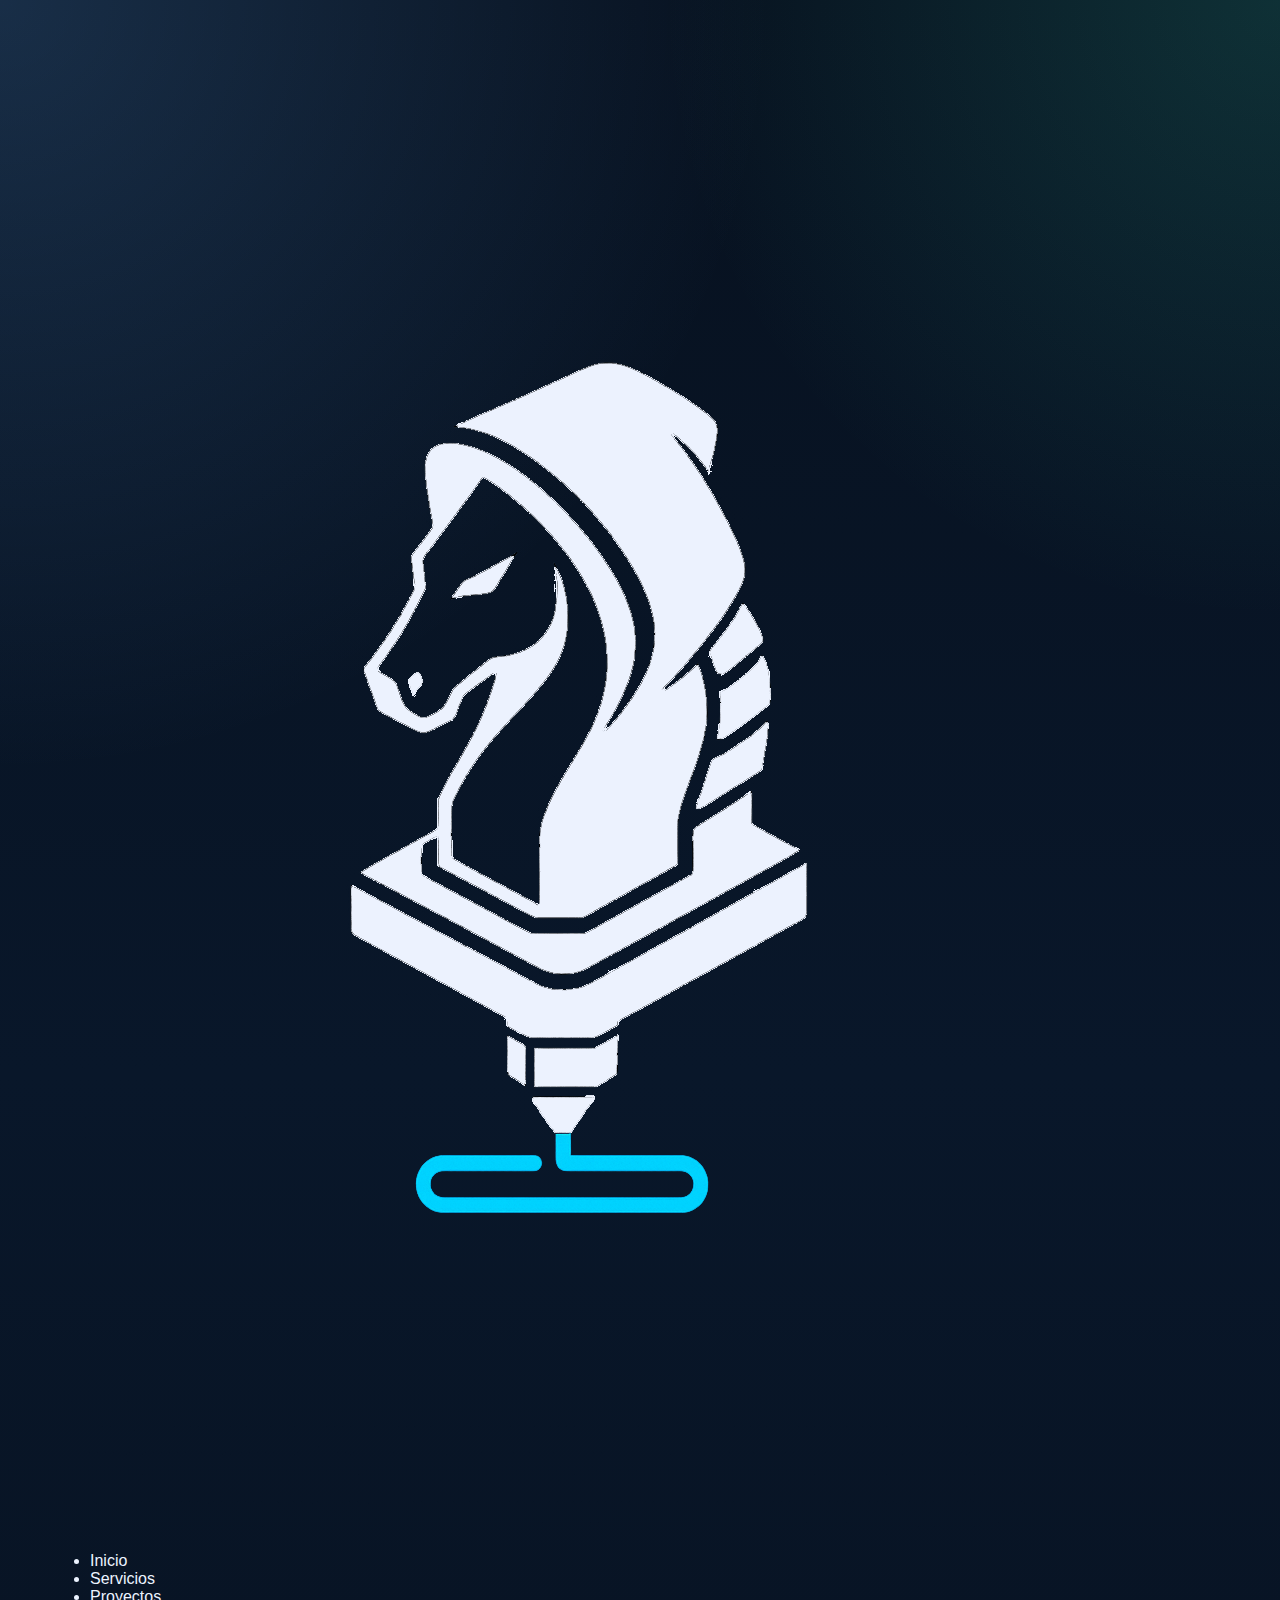
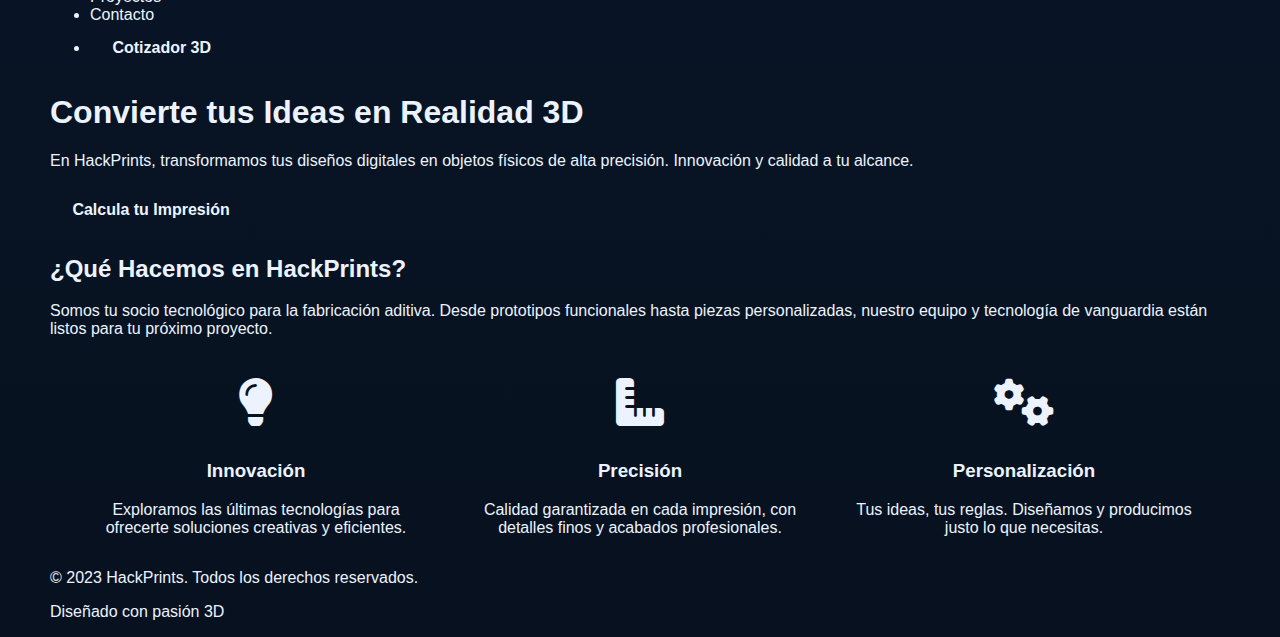
<file: index.html>
<!DOCTYPE html>
<html lang="es">
<head>
    <meta charset="UTF-8">
    <meta name="viewport" content="width=device-width, initial-scale=1.0">
    <title>HackPrints - Impresión 3D Innovadora</title>
    <link rel="stylesheet" href="assets/css/styles.css">
    <link rel="stylesheet" href="https://cdnjs.cloudflare.com/ajax/libs/font-awesome/6.0.0-beta3/css/all.min.css">
</head>
<body>
    <header>
        <div class="container navbar">
            <a href="index.html" class="logo">
                <img src="assets/img/logo.png" alt="HackPrints Logo"> 
            </a>
            <nav>
                <ul class="nav-links">
                    <li><a href="index.html">Inicio</a></li>
                    <li><a href="services.html">Servicios</a></li>
                    <li><a href="projects.html">Proyectos</a></li>
                    <li><a href="contact.html">Contacto</a></li>
                    <li><a href="quote.html" class="btn">Cotizador 3D</a></li>
                </ul>
            </nav>
        </div>
    </header>

    <section class="hero fade-in">
        <div class="container">
            <h1>Convierte tus Ideas en Realidad 3D</h1>
            <p>En HackPrints, transformamos tus diseños digitales en objetos físicos de alta precisión. Innovación y calidad a tu alcance.</p>
            <a href="quote.html" class="btn">Calcula tu Impresión</a>
        </div>
    </section>

    <section class="container fade-in">
        <h2>¿Qué Hacemos en HackPrints?</h2>
        <p>Somos tu socio tecnológico para la fabricación aditiva. Desde prototipos funcionales hasta piezas personalizadas, nuestro equipo y tecnología de vanguardia están listos para tu próximo proyecto.</p>
        <div style="display: flex; justify-content: center; gap: 30px; margin-top: 40px;">
            <div style="width: 30%; text-align: center;">
                <i class="fas fa-lightbulb" style="font-size: 3em; color: var(--primary-green); margin-bottom: 15px;"></i>
                <h3>Innovación</h3>
                <p>Exploramos las últimas tecnologías para ofrecerte soluciones creativas y eficientes.</p>
            </div>
            <div style="width: 30%; text-align: center;">
                <i class="fas fa-ruler-combined" style="font-size: 3em; color: var(--primary-orange); margin-bottom: 15px;"></i>
                <h3>Precisión</h3>
                <p>Calidad garantizada en cada impresión, con detalles finos y acabados profesionales.</p>
            </div>
            <div style="width: 30%; text-align: center;">
                <i class="fas fa-cogs" style="font-size: 3em; color: var(--primary-blue); margin-bottom: 15px;"></i>
                <h3>Personalización</h3>
                <p>Tus ideas, tus reglas. Diseñamos y producimos justo lo que necesitas.</p>
            </div>
        </div>
    </section>

    <footer>
        <div class="container">
            <p>&copy; 2023 HackPrints. Todos los derechos reservados.</p>
            <p>Diseñado con <a href="#">pasión 3D</a></p>
        </div>
    </footer>

    <script src="assets/js/main.js"></script>
</body>
</html>
</file>
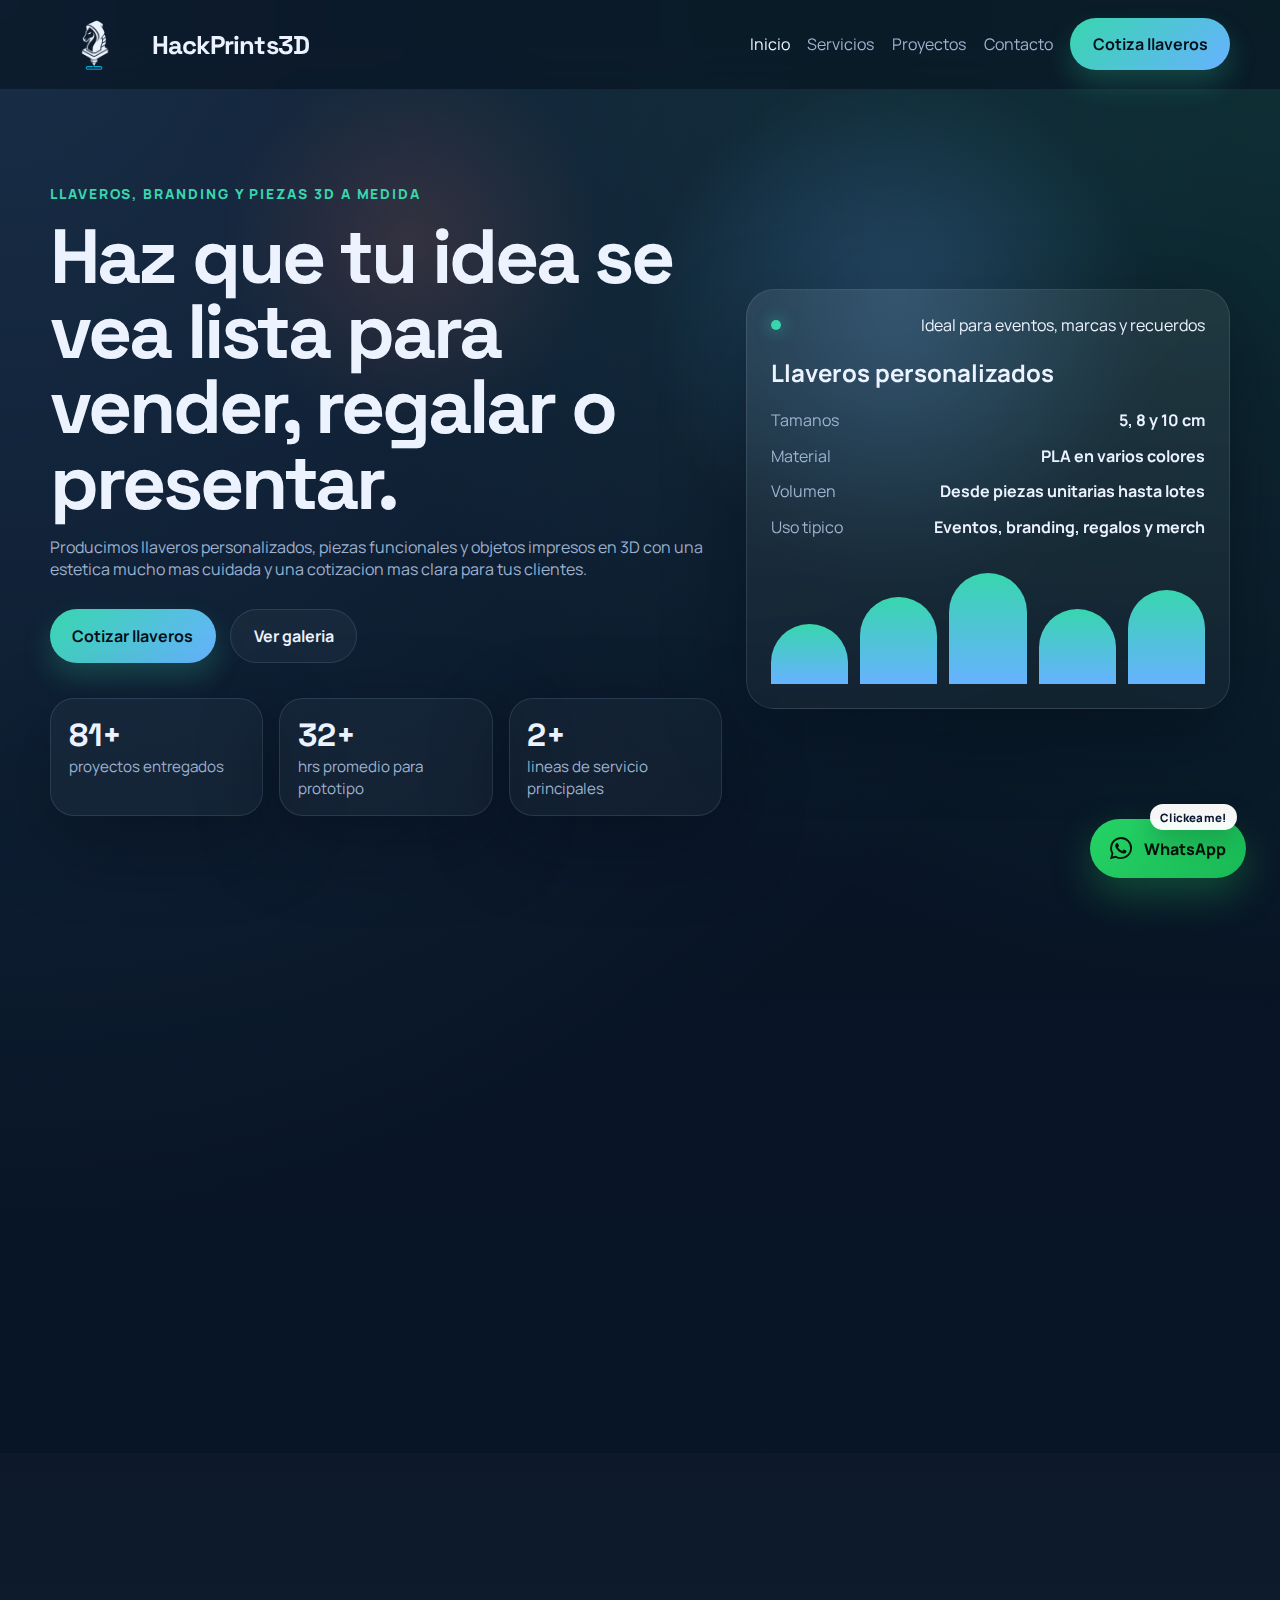
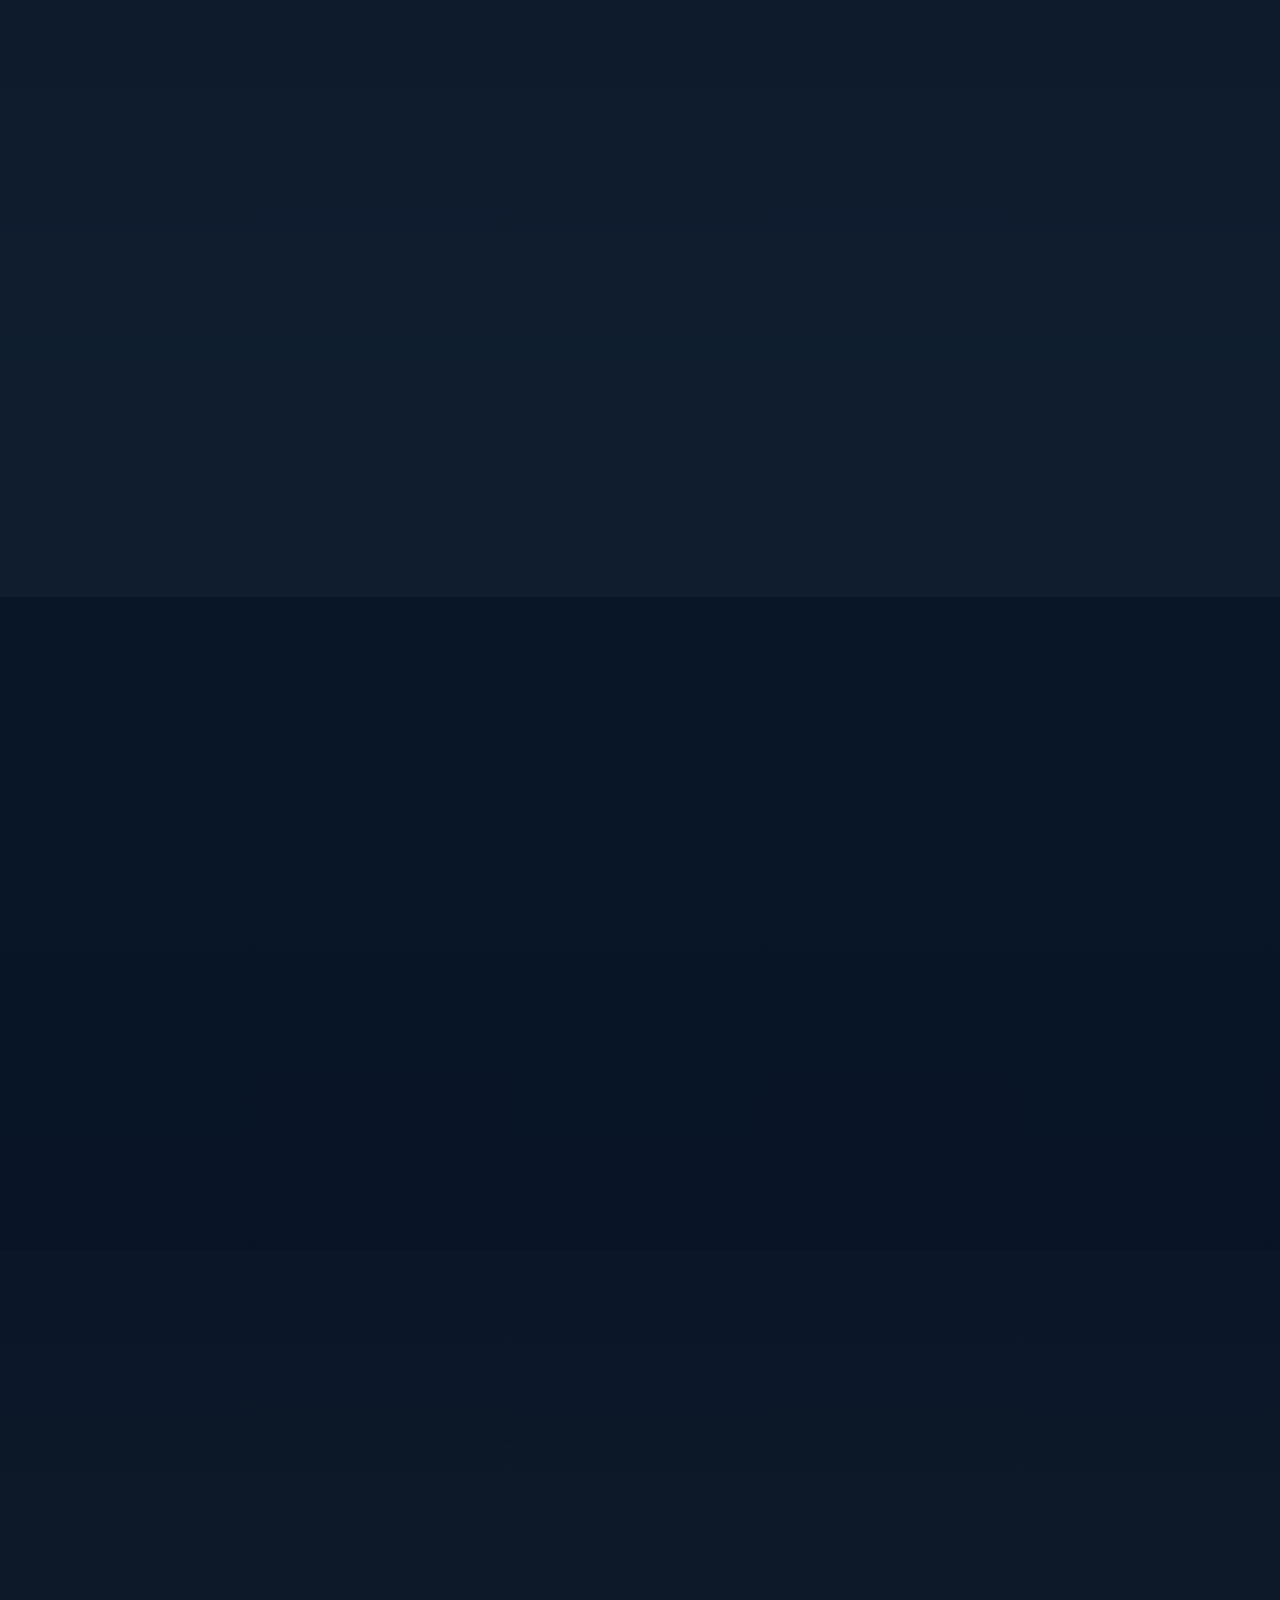
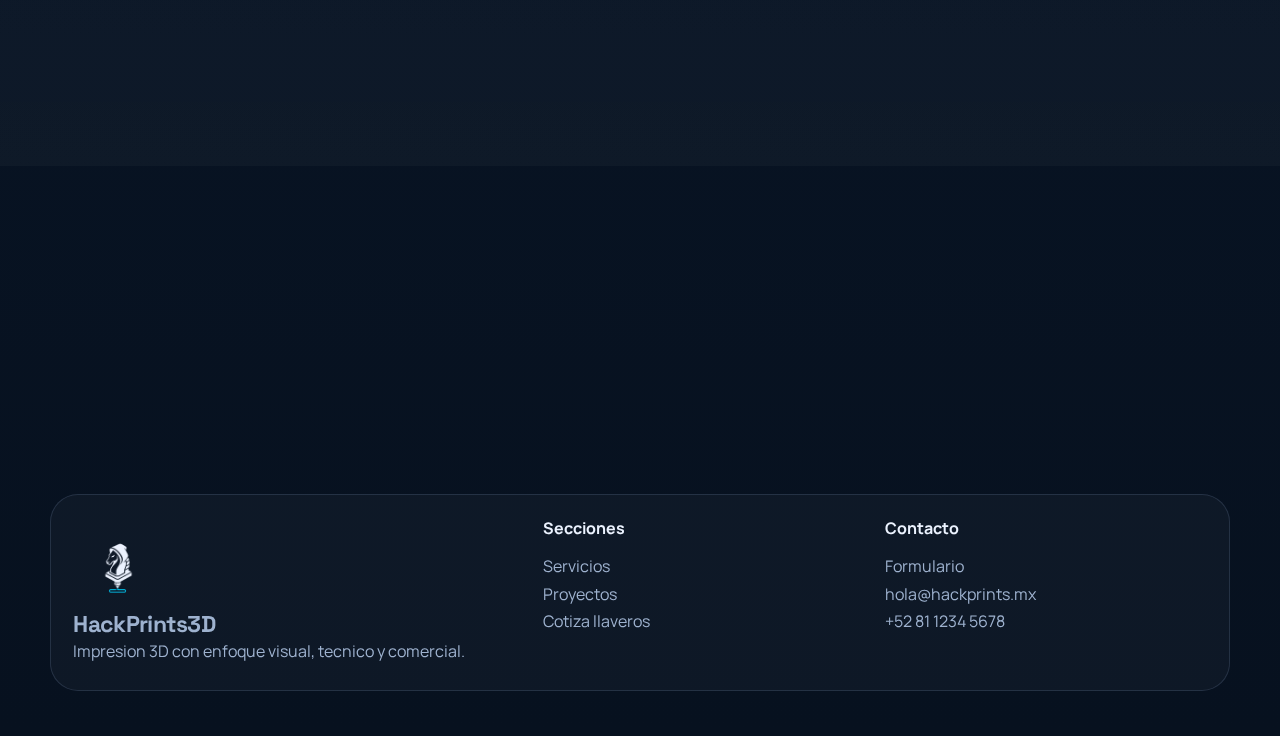
<file: HackPrints3D-main/index.html>
<!DOCTYPE html>
<html lang="es">
<head>
    <meta charset="UTF-8">
    <meta name="viewport" content="width=device-width, initial-scale=1.0">
    <title>HackPrints | Llaveros y piezas 3D personalizadas</title>
    <meta name="description" content="HackPrints crea llaveros, piezas personalizadas y prototipos en impresion 3D con acabados limpios y una experiencia pensada para clientes.">
    <link rel="icon" href="favicon-32.png?v=2" sizes="32x32" type="image/png">
    <link rel="icon" href="favicon-64.png?v=2" sizes="64x64" type="image/png">
    <link rel="shortcut icon" href="favicon-32.png?v=2" type="image/png">
    <link rel="apple-touch-icon" href="apple-touch-icon.png?v=2">
    <link rel="preconnect" href="https://fonts.googleapis.com">
    <link rel="preconnect" href="https://fonts.gstatic.com" crossorigin>
    <link href="https://fonts.googleapis.com/css2?family=Manrope:wght@400;500;600;700;800&family=Space+Grotesk:wght@500;700&display=swap" rel="stylesheet">
    <link rel="stylesheet" href="https://cdnjs.cloudflare.com/ajax/libs/font-awesome/6.5.2/css/all.min.css">
    <link rel="stylesheet" href="assets/css/styles.css">
</head>
<body>
    <div class="site-shell">
        <header class="site-header">
            <div class="container nav-wrap">
                <a href="index.html" class="brand" aria-label="HackPrints inicio">
                    <img src="assets/img/logo.png" alt="HackPrints logo">
                    <span>HackPrints3D</span>
                </a>
                <button class="menu-toggle" type="button" aria-expanded="false" aria-label="Abrir menu">
                    <span></span>
                    <span></span>
                </button>
                <nav class="site-nav" aria-label="Principal">
                    <a href="index.html" class="is-active">Inicio</a>
                    <a href="services.html">Servicios</a>
                    <a href="projects.html">Proyectos</a>
                    <a href="contact.html">Contacto</a>
                    <a href="quote.html" class="btn btn-primary">Cotiza llaveros</a>
                </nav>
            </div>
        </header>

        <main>
            <section class="hero-section">
                <div class="hero-backdrop"></div>
                <div class="container hero-grid">
                    <div class="hero-copy reveal">
                        <span class="eyebrow">Llaveros, branding y piezas 3D a medida</span>
                        <h1>Haz que tu idea se vea lista para vender, regalar o presentar.</h1>
                        <p>Producimos llaveros personalizados, piezas funcionales y objetos impresos en 3D con una estetica mucho mas cuidada y una cotizacion mas clara para tus clientes.</p>
                        <div class="hero-actions">
                            <a href="quote.html" class="btn btn-primary">Cotizar llaveros</a>
                            <a href="projects.html" class="btn btn-secondary">Ver galeria</a>
                        </div>
                        <div class="hero-stats">
                            <article>
                                <strong data-count="120">0</strong>
                                <span>proyectos entregados</span>
                            </article>
                            <article>
                                <strong data-count="48">0</strong>
                                <span>hrs promedio para prototipo</span>
                            </article>
                            <article>
                                <strong data-count="4">0</strong>
                                <span>lineas de servicio principales</span>
                            </article>
                        </div>
                    </div>

                    <div class="hero-panel reveal">
                        <div class="floating-card glass-card">
                            <div class="panel-topline">
                                <span class="dot"></span>
                                <span>Ideal para eventos, marcas y recuerdos</span>
                            </div>
                            <h2>Llaveros personalizados</h2>
                            <div class="print-lines">
                                <div><span>Tamanos</span><strong>5, 8 y 10 cm</strong></div>
                                <div><span>Material</span><strong>PLA en varios colores</strong></div>
                                <div><span>Volumen</span><strong>Desde piezas unitarias hasta lotes</strong></div>
                                <div><span>Uso tipico</span><strong>Eventos, branding, regalos y merch</strong></div>
                            </div>
                            <div class="print-wave">
                                <span></span><span></span><span></span><span></span><span></span>
                            </div>
                        </div>
                    </div>
                </div>
            </section>

            <section class="section">
                <div class="container">
                    <div class="section-heading reveal">
                        <span class="eyebrow">Lo esencial de una pagina 3D profesional</span>
                        <h2>Todo lo que un cliente espera encontrar, reunido en una experiencia mas clara y mas comercial.</h2>
                    </div>
                    <div class="feature-grid">
                        <article class="feature-card reveal">
                            <i class="fa-solid fa-cubes-stacked"></i>
                            <h3>Servicios claros</h3>
                            <p>Prototipado, piezas funcionales, branding fisico, llaveros, modelado y acabados.</p>
                        </article>
                        <article class="feature-card reveal">
                            <i class="fa-solid fa-tag"></i>
                            <h3>Cotizacion visible</h3>
                            <p>El cliente puede estimar llaveros por cantidad y tamano sin ver tus herramientas internas.</p>
                        </article>
                        <article class="feature-card reveal">
                            <i class="fa-solid fa-images"></i>
                            <h3>Galeria filtrable</h3>
                            <p>Tus proyectos se muestran por categoria para que el portafolio venda mejor la variedad.</p>
                        </article>
                        <article class="feature-card reveal">
                            <i class="fa-solid fa-gauge-high"></i>
                            <h3>Interacciones fluidas</h3>
                            <p>Animaciones suaves, header dinamico y una navegacion movil mas limpia.</p>
                        </article>
                    </div>
                </div>
            </section>

            <section class="section section-alt">
                <div class="container split-layout">
                    <div class="split-copy reveal">
                        <span class="eyebrow">Workflow</span>
                        <h2>Un proceso simple para pasar de idea a pieza.</h2>
                        <div class="timeline">
                            <article><strong>01</strong><div><h3>Brief y archivo</h3><p>Recibimos tu idea, logo, texto o archivo 3D para comenzar.</p></div></article>
                            <article><strong>02</strong><div><h3>Revision y ajuste</h3><p>Definimos tamano, material, color y tipo de acabado segun el objetivo.</p></div></article>
                            <article><strong>03</strong><div><h3>Produccion y entrega</h3><p>Imprimimos, revisamos y dejamos lista la pieza para entrega o envio.</p></div></article>
                        </div>
                    </div>
                    <div class="split-panel reveal">
                        <div class="material-showcase glass-card">
                            <h3>Materiales recomendados</h3>
                            <div class="material-list">
                                <div><span>PLA</span><small>llaveros, branding, decoracion y merch</small></div>
                                <div><span>PETG</span><small>piezas con mas resistencia y uso diario</small></div>
                                <div><span>TPU</span><small>flexibles, protectores y grips</small></div>
                                <div><span>ABS / ASA</span><small>uso tecnico y ambientes mas exigentes</small></div>
                            </div>
                        </div>
                    </div>
                </div>
            </section>

            <section class="section">
                <div class="container">
                    <div class="section-heading reveal">
                        <span class="eyebrow">Preview de cotizacion</span>
                        <h2>Dale al cliente una referencia inmediata para llaveros personalizados.</h2>
                    </div>

                    <div class="quick-calc reveal">
                        <div class="quick-calc-form">
                            <label for="quick-quantity">Cantidad de llaveros</label>
                            <input type="number" id="quick-quantity" min="1" value="10">

                            <label for="quick-size">Tamano</label>
                            <select id="quick-size">
                                <option value="5">5 cm</option>
                                <option value="8">8 cm</option>
                                <option value="10">10 cm</option>
                            </select>

                            <button class="btn btn-primary" type="button" id="quick-calc-button">Estimar pedido</button>
                        </div>

                        <div class="quick-calc-result glass-card">
                            <p class="result-label">Estimacion orientativa</p>
                            <strong id="quick-length">$0 MXN</strong>
                            <p id="quick-summary">Ajusta cantidad y tamano para ver una referencia de mercado.</p>
                            <a href="quote.html" class="btn btn-secondary">Abrir cotizador completo</a>
                        </div>
                    </div>
                </div>
            </section>

            <section class="section section-alt">
                <div class="container">
                    <div class="section-heading reveal">
                        <span class="eyebrow">Portafolio destacado</span>
                        <h2>Piezas pensadas para e-commerce, ingenieria, eventos y branding.</h2>
                    </div>
                    <div class="project-preview-grid">
                        <article class="project-preview reveal"><span class="project-tag">Funcional</span><h3>Carcasa para electronica</h3><p>Pieza de ajuste rapido con roscas, ventilacion y tolerancias para ensamble.</p></article>
                        <article class="project-preview reveal"><span class="project-tag">Branding fisico</span><h3>Display de mostrador</h3><p>Exhibidor modular para punto de venta con textura premium y color personalizado.</p></article>
                        <article class="project-preview reveal"><span class="project-tag">Merch personalizado</span><h3>Llaveros y souvenirs</h3><p>Series para eventos, negocios, escuelas y regalos con identidad visual propia.</p></article>
                    </div>
                </div>
            </section>

            <section class="section cta-section">
                <div class="container cta-card reveal">
                    <div>
                        <span class="eyebrow">Siguiente paso</span>
                        <h2>Ahora el sitio habla mas con el cliente y menos con tu operacion interna.</h2>
                    </div>
                    <div class="cta-actions">
                        <a href="quote.html" class="btn btn-primary">Cotiza tus llaveros</a>
                        <a href="contact.html" class="btn btn-secondary">Hablar de un proyecto</a>
                    </div>
                </div>
            </section>
        </main>

        <footer class="site-footer">
            <div class="container footer-grid">
                <div>
                    <a href="index.html" class="brand footer-brand">
                        <img src="assets/img/logo.png" alt="HackPrints logo">
                        <span>HackPrints3D</span>
                    </a>
                    <p>Impresion 3D con enfoque visual, tecnico y comercial.</p>
                </div>
                <div>
                    <h3>Secciones</h3>
                    <a href="services.html">Servicios</a>
                    <a href="projects.html">Proyectos</a>
                    <a href="quote.html">Cotiza llaveros</a>
                </div>
                <div>
                    <h3>Contacto</h3>
                    <a href="contact.html">Formulario</a>
                    <a href="mailto:hola@hackprints.mx">hola@hackprints.mx</a>
                    <a href="tel:+528112345678">+52 81 1234 5678</a>
                </div>
            </div>
        </footer>

        <a
            href="https://wa.me/528112345678?text=Hola%20HackPrints3D,%20quiero%20informacion%20sobre%20un%20proyecto."
            class="whatsapp-widget"
            target="_blank"
            rel="noopener noreferrer"
            aria-label="Escribenos por WhatsApp"
        >
            <i class="fa-brands fa-whatsapp"></i>
            <span>WhatsApp</span>
        </a>
    </div>
    <script src="assets/js/main.js"></script>
</body>
</html>
</file>
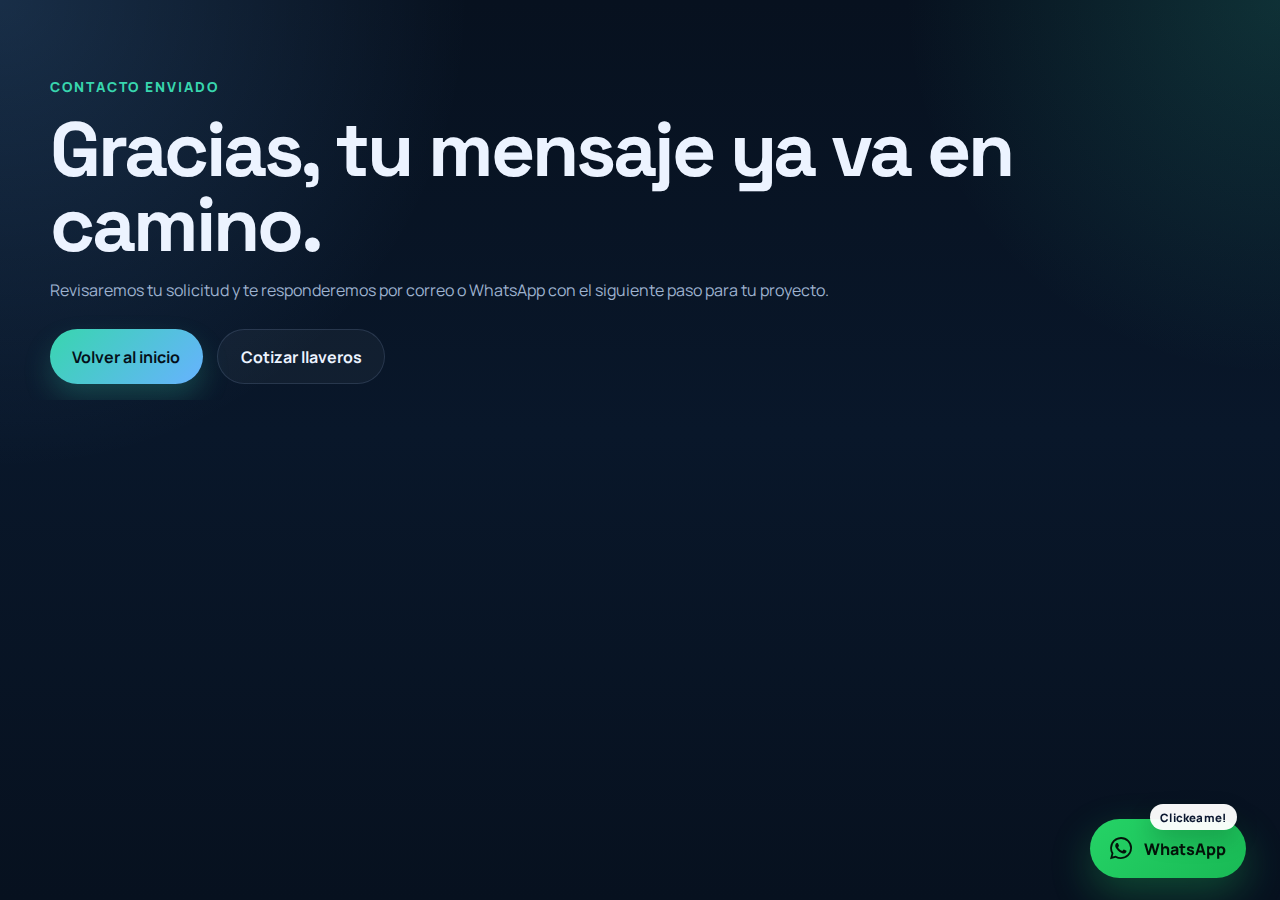
<file: contact-success.html>
<!DOCTYPE html>
<html lang="es">
<head>
    <meta charset="UTF-8">
    <meta name="viewport" content="width=device-width, initial-scale=1.0">
    <title>Mensaje enviado | HackPrints</title>
    <meta name="description" content="Confirmacion de envio de mensaje en HackPrints3D.">
    <link rel="preconnect" href="https://fonts.googleapis.com">
    <link rel="preconnect" href="https://fonts.gstatic.com" crossorigin>
    <link href="https://fonts.googleapis.com/css2?family=Manrope:wght@400;500;600;700;800&family=Space+Grotesk:wght@500;700&display=swap" rel="stylesheet">
    <link rel="stylesheet" href="https://cdnjs.cloudflare.com/ajax/libs/font-awesome/6.5.2/css/all.min.css">
    <link rel="stylesheet" href="assets/css/styles.css">
</head>
<body>
    <div class="site-shell">
        <main class="page-main">
            <section class="page-hero">
                <div class="container">
                    <span class="eyebrow reveal">Contacto enviado</span>
                    <h1 class="reveal">Gracias, tu mensaje ya va en camino.</h1>
                    <p class="reveal">Revisaremos tu solicitud y te responderemos por correo o WhatsApp con el siguiente paso para tu proyecto.</p>
                    <div class="hero-actions reveal">
                        <a href="index.html" class="btn btn-primary">Volver al inicio</a>
                        <a href="quote.html" class="btn btn-secondary">Cotizar llaveros</a>
                    </div>
                </div>
            </section>
        </main>

        <a
            href="https://wa.me/528112345678?text=Hola%20HackPrints3D,%20quiero%20hablar%20sobre%20mi%20proyecto."
            class="whatsapp-widget"
            target="_blank"
            rel="noopener noreferrer"
            aria-label="Escribenos por WhatsApp"
        >
            <i class="fa-brands fa-whatsapp"></i>
            <span>WhatsApp</span>
        </a>
    </div>
    <script src="assets/js/main.js"></script>
</body>
</html>
</file>
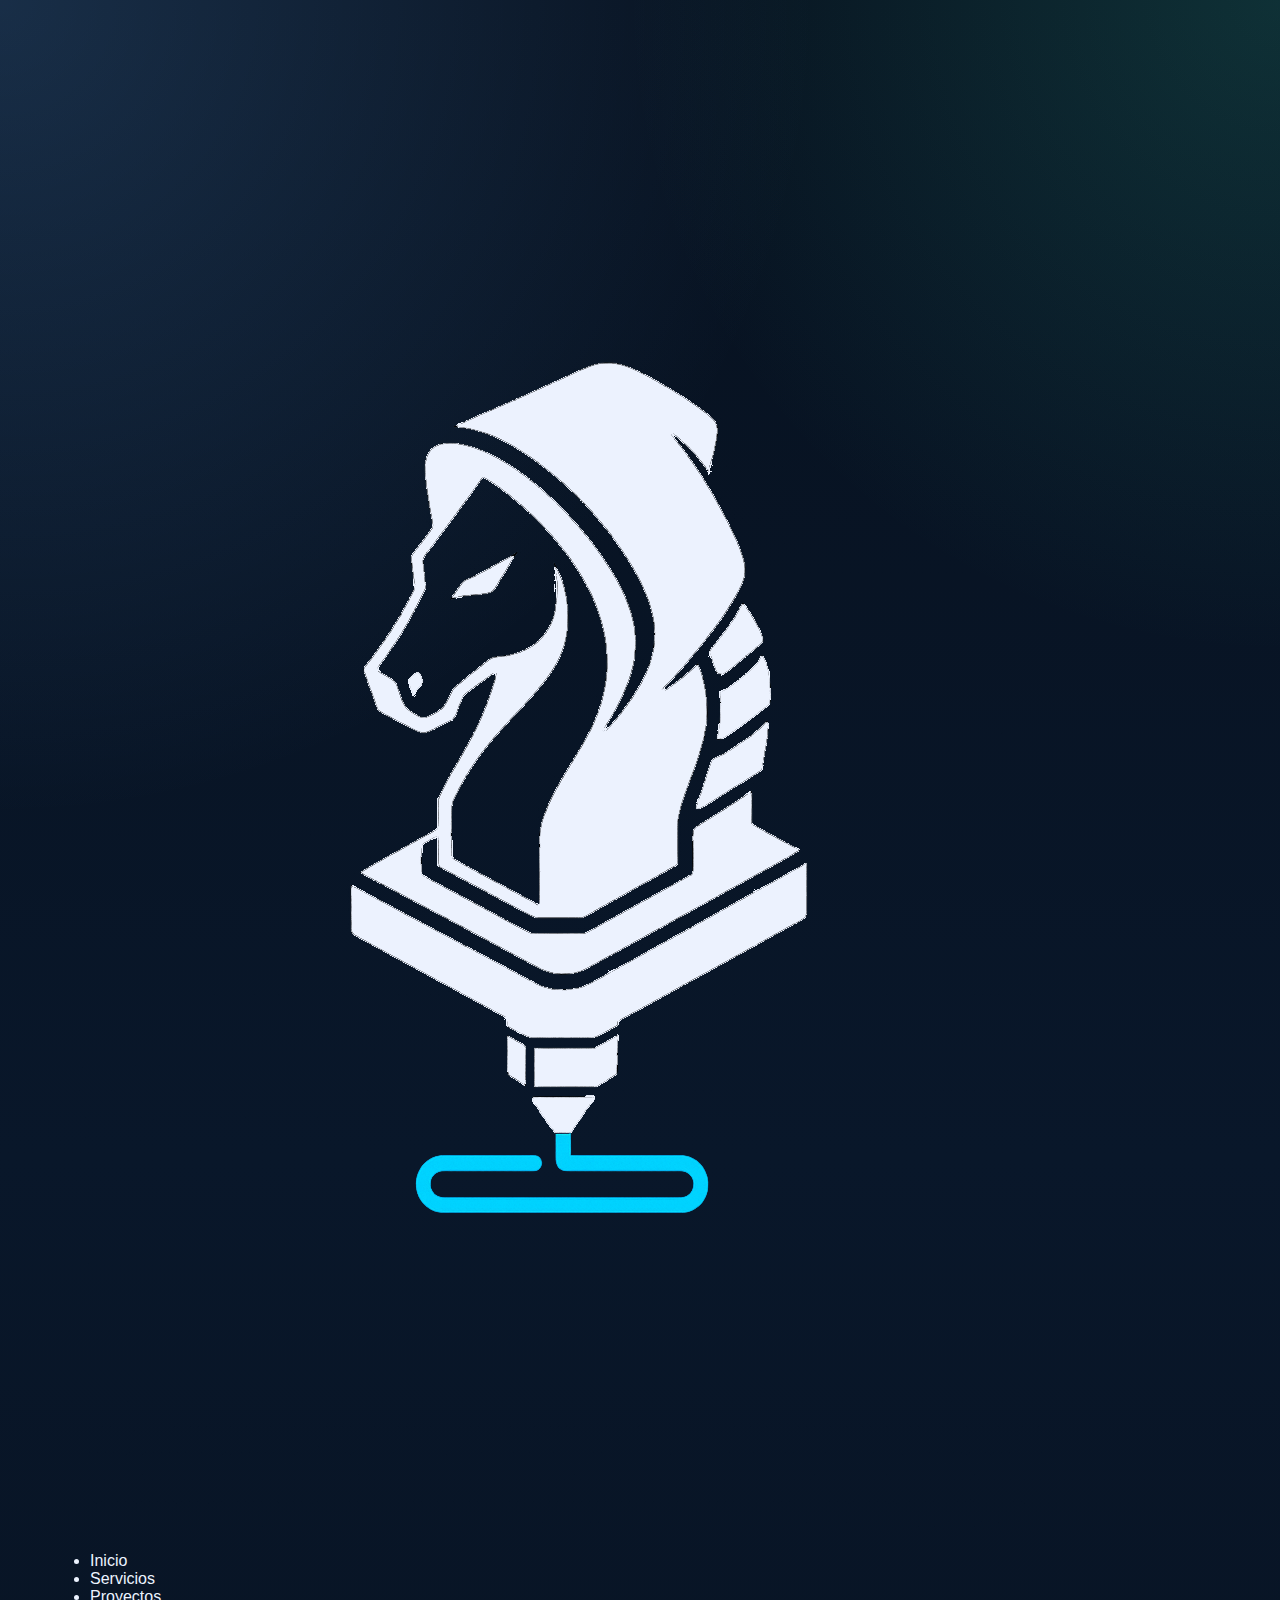
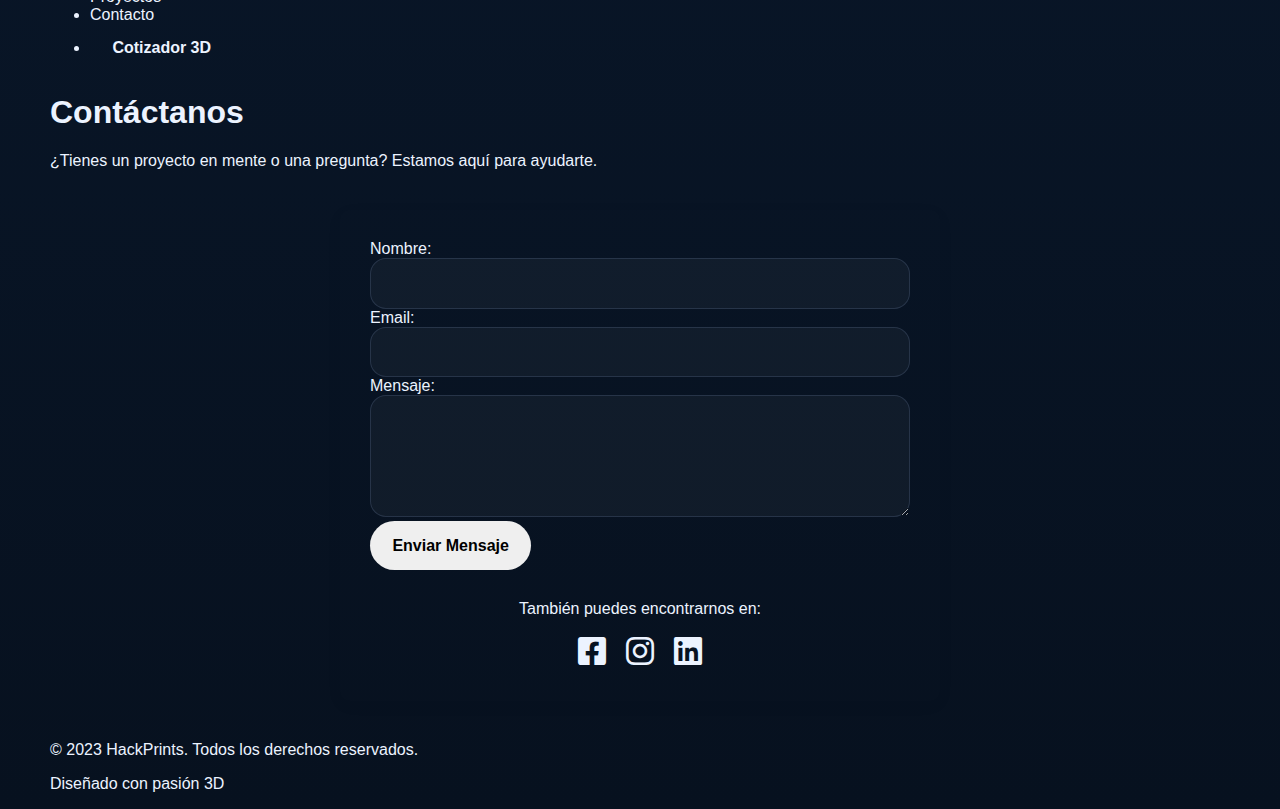
<file: contact.html>
<!DOCTYPE html>
<html lang="es">
<head>
    <meta charset="UTF-8">
    <meta name="viewport" content="width=device-width, initial-scale=1.0">
    <title>Contacto - HackPrints</title>
    <link rel="stylesheet" href="assets/css/styles.css">
    <link rel="stylesheet" href="https://cdnjs.cloudflare.com/ajax/libs/font-awesome/6.0.0-beta3/css/all.min.css">
</head>
<body>
    <header>
        <div class="container navbar">
            <a href="index.html" class="logo">
                <img src="assets/img/logo.png" alt="HackPrints Logo">
            </a>
            <nav>
                <ul class="nav-links">
                    <li><a href="index.html">Inicio</a></li>
                    <li><a href="services.html">Servicios</a></li>
                    <li><a href="projects.html">Proyectos</a></li>
                    <li><a href="contact.html">Contacto</a></li>
                    <li><a href="quote.html" class="btn">Cotizador 3D</a></li>
                </ul>
            </nav>
        </div>
    </header>

    <section class="container fade-in">
        <h1>Contáctanos</h1>
        <p>¿Tienes un proyecto en mente o una pregunta? Estamos aquí para ayudarte.</p>

        <div style="max-width: 600px; margin: 40px auto; background-color: var(--white); padding: 30px; border-radius: 10px; box-shadow: 0 4px 15px rgba(0,0,0,0.05); text-align: left;">
            <form action="#" method="POST"> <div class="input-group">
                    <label for="name">Nombre:</label>
                    <input type="text" id="name" name="name" required>
                </div>
                <div class="input-group">
                    <label for="email">Email:</label>
                    <input type="email" id="email" name="email" required>
                </div>
                <div class="input-group">
                    <label for="message">Mensaje:</label>
                    <textarea id="message" name="message" rows="5" required></textarea>
                </div>
                <button type="submit" class="btn">Enviar Mensaje</button>
            </form>
            <p style="text-align: center; margin-top: 30px;">También puedes encontrarnos en:</p>
            <div style="display: flex; justify-content: center; gap: 20px;">
                <a href="#" style="font-size: 2em; color: var(--primary-blue);"><i class="fab fa-facebook-square"></i></a>
                <a href="#" style="font-size: 2em; color: var(--primary-blue);"><i class="fab fa-instagram"></i></a>
                <a href="#" style="font-size: 2em; color: var(--primary-blue);"><i class="fab fa-linkedin"></i></a>
            </div>
        </div>
    </section>

    <footer>
        <div class="container">
            <p>&copy; 2023 HackPrints. Todos los derechos reservados.</p>
            <p>Diseñado con <a href="#">pasión 3D</a></p>
        </div>
    </footer>

    <script src="assets/js/main.js"></script>
</body>
</html>
</file>
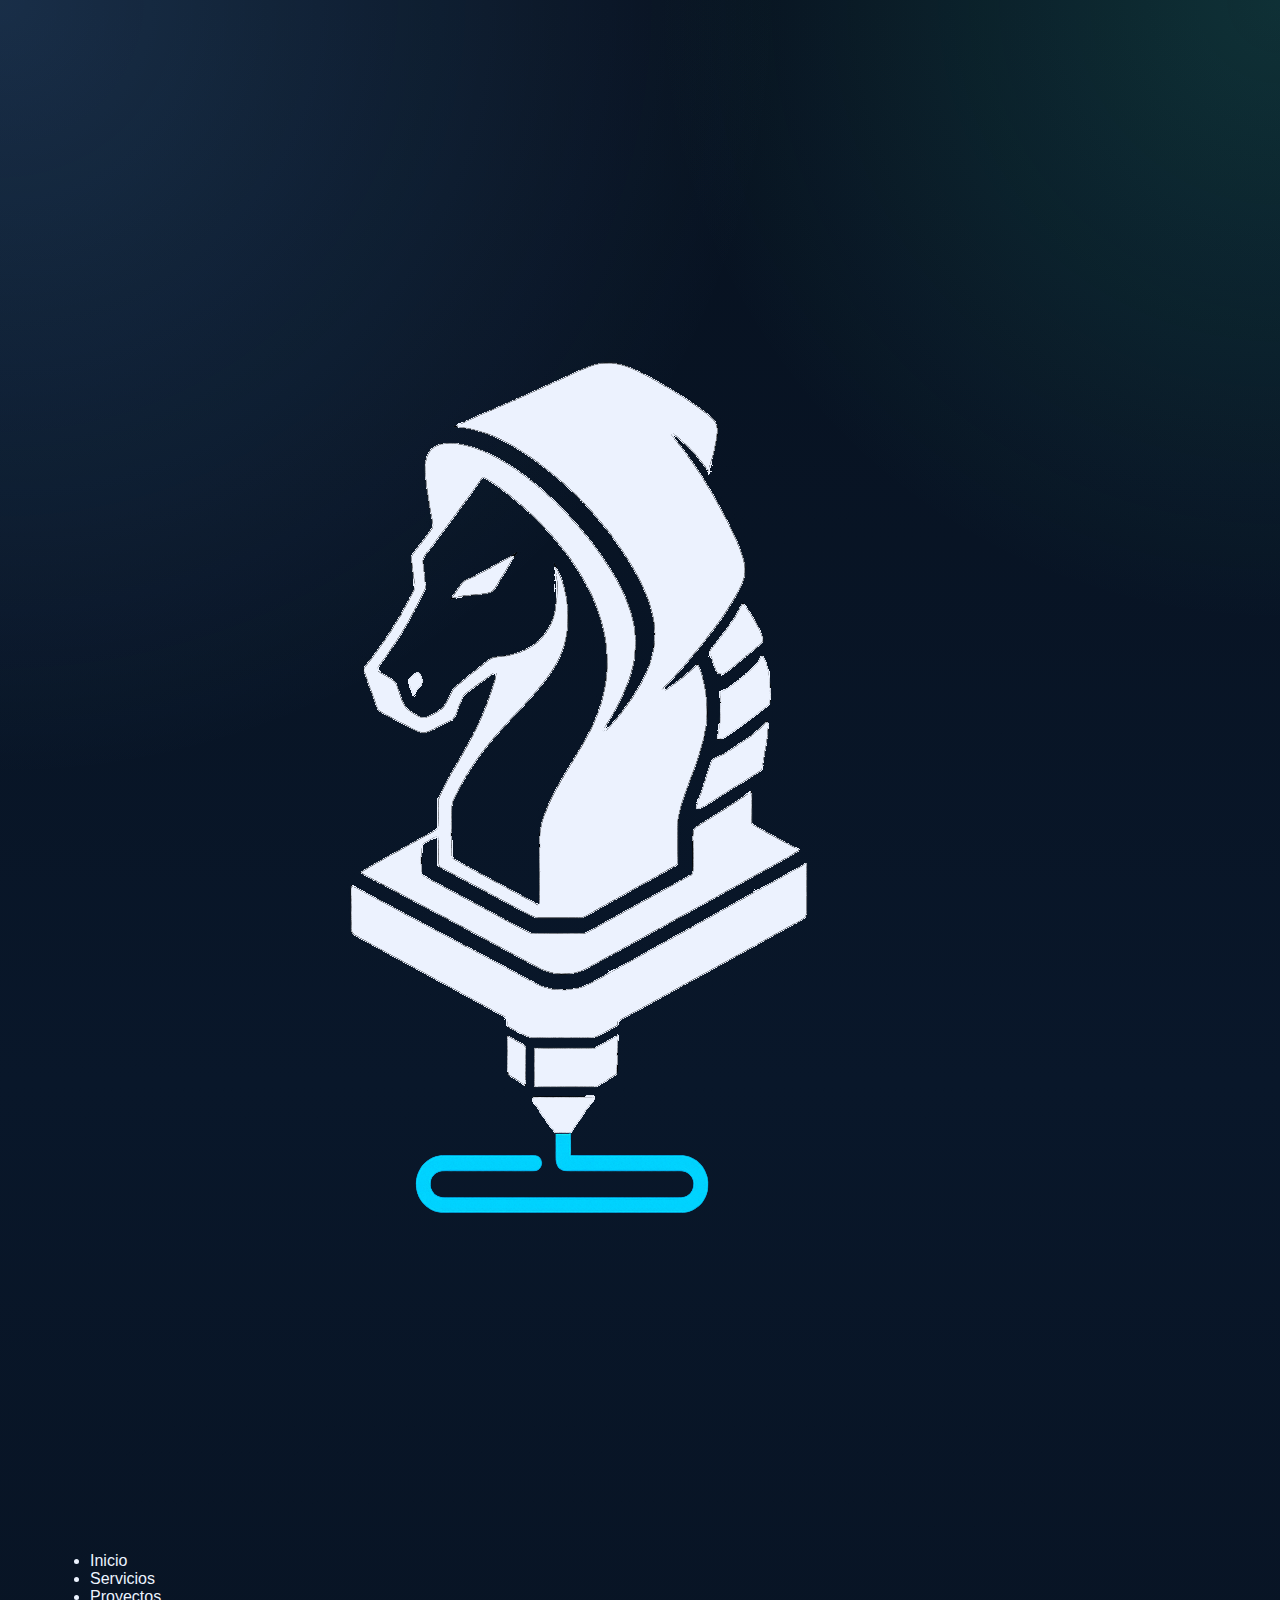
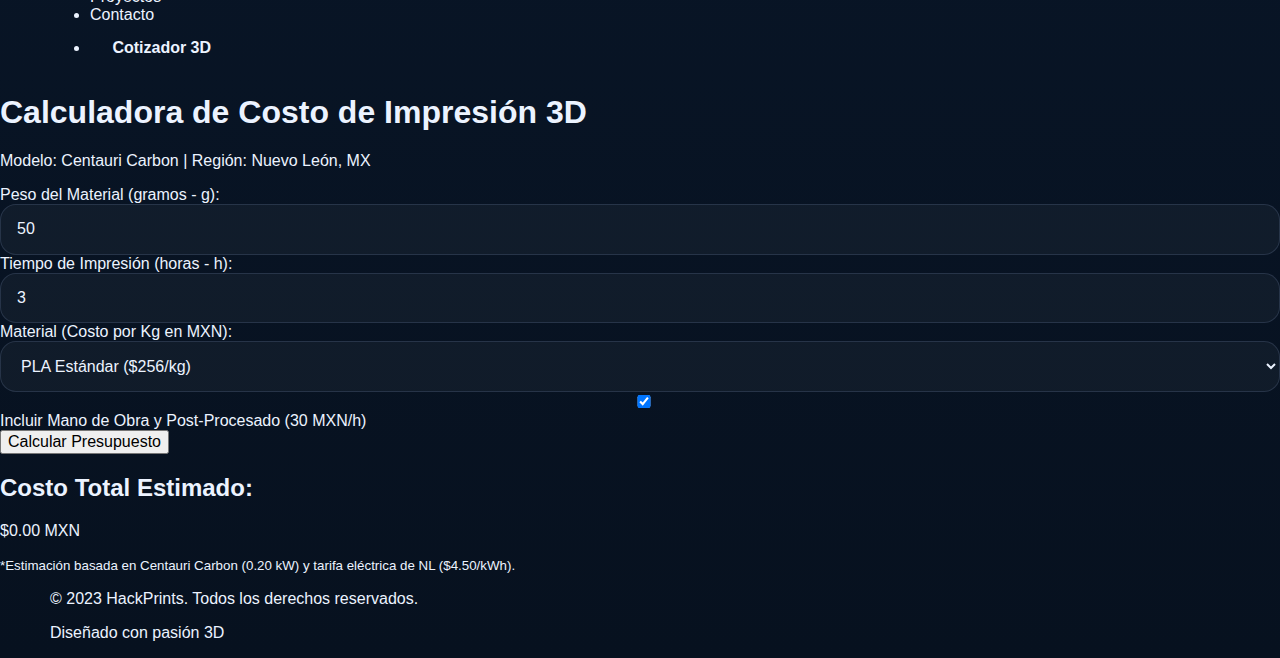
<file: quote.html>
<!DOCTYPE html>
<html lang="es">
<head>
    <meta charset="UTF-8">
    <meta name="viewport" content="width=device-width, initial-scale=1.0">
    <title>Cotizador 3D - HackPrints</title>
    <link rel="stylesheet" href="assets/css/styles.css">       <link rel="stylesheet" href="assets/css/quote.css">       </head>
<body>
    <header>
        <div class="container navbar">
            <a href="index.html" class="logo">
                <img src="assets/img/logo.png" alt="HackPrints Logo">
            </a>
            <nav>
                <ul class="nav-links">
                    <li><a href="index.html">Inicio</a></li>
                    <li><a href="services.html">Servicios</a></li>
                    <li><a href="projects.html">Proyectos</a></li>
                    <li><a href="contact.html">Contacto</a></li>
                    <li><a href="quote.html" class="btn">Cotizador 3D</a></li>
                </ul>
            </nav>
        </div>
    </header>

    <div class="cotizador-container">
        <h1>Calculadora de Costo de Impresión 3D</h1>
        <p>Modelo: Centauri Carbon | Región: Nuevo León, MX</p>
        
        <div class="input-group">
            <label for="peso">Peso del Material (gramos - g):</label>
            <input type="number" id="peso" value="50" min="1">
        </div>

        <div class="input-group">
            <label for="tiempo">Tiempo de Impresión (horas - h):</label>
            <input type="number" id="tiempo" value="3" min="0.1" step="0.1">
        </div>

        <div class="input-group">
            <label for="material">Material (Costo por Kg en MXN):</label>
            <select id="material">
                <option value="256">PLA Estándar ($256/kg)</option>
                <option value="225">PETG Duradero ($225/kg)</option>
                <option value="550">ASA/ABS Industrial ($550/kg)</option>
            </select>
        </div>
        
        <div class="input-group checkbox-group">
            <input type="checkbox" id="incluirManoObra" checked>
            <label for="incluirManoObra">Incluir Mano de Obra y Post-Procesado (30 MXN/h)</label>
        </div>

        <button onclick="calcularCosto()">Calcular Presupuesto</button>

        <div class="resultado">
            <h2>Costo Total Estimado:</h2>
            <p id="costoTotal">$0.00 MXN</p>
            <small>*Estimación basada en Centauri Carbon (0.20 kW) y tarifa eléctrica de NL ($4.50/kWh).</small>
        </div>
    </div>

    <footer>
        <div class="container">
            <p>&copy; 2023 HackPrints. Todos los derechos reservados.</p>
            <p>Diseñado con <a href="#">pasión 3D</a></p>
        </div>
    </footer>

    <script src="assets/js/quote.js"></script> <script src="assets/js/main.js"></script> </body>
</html>
</file>
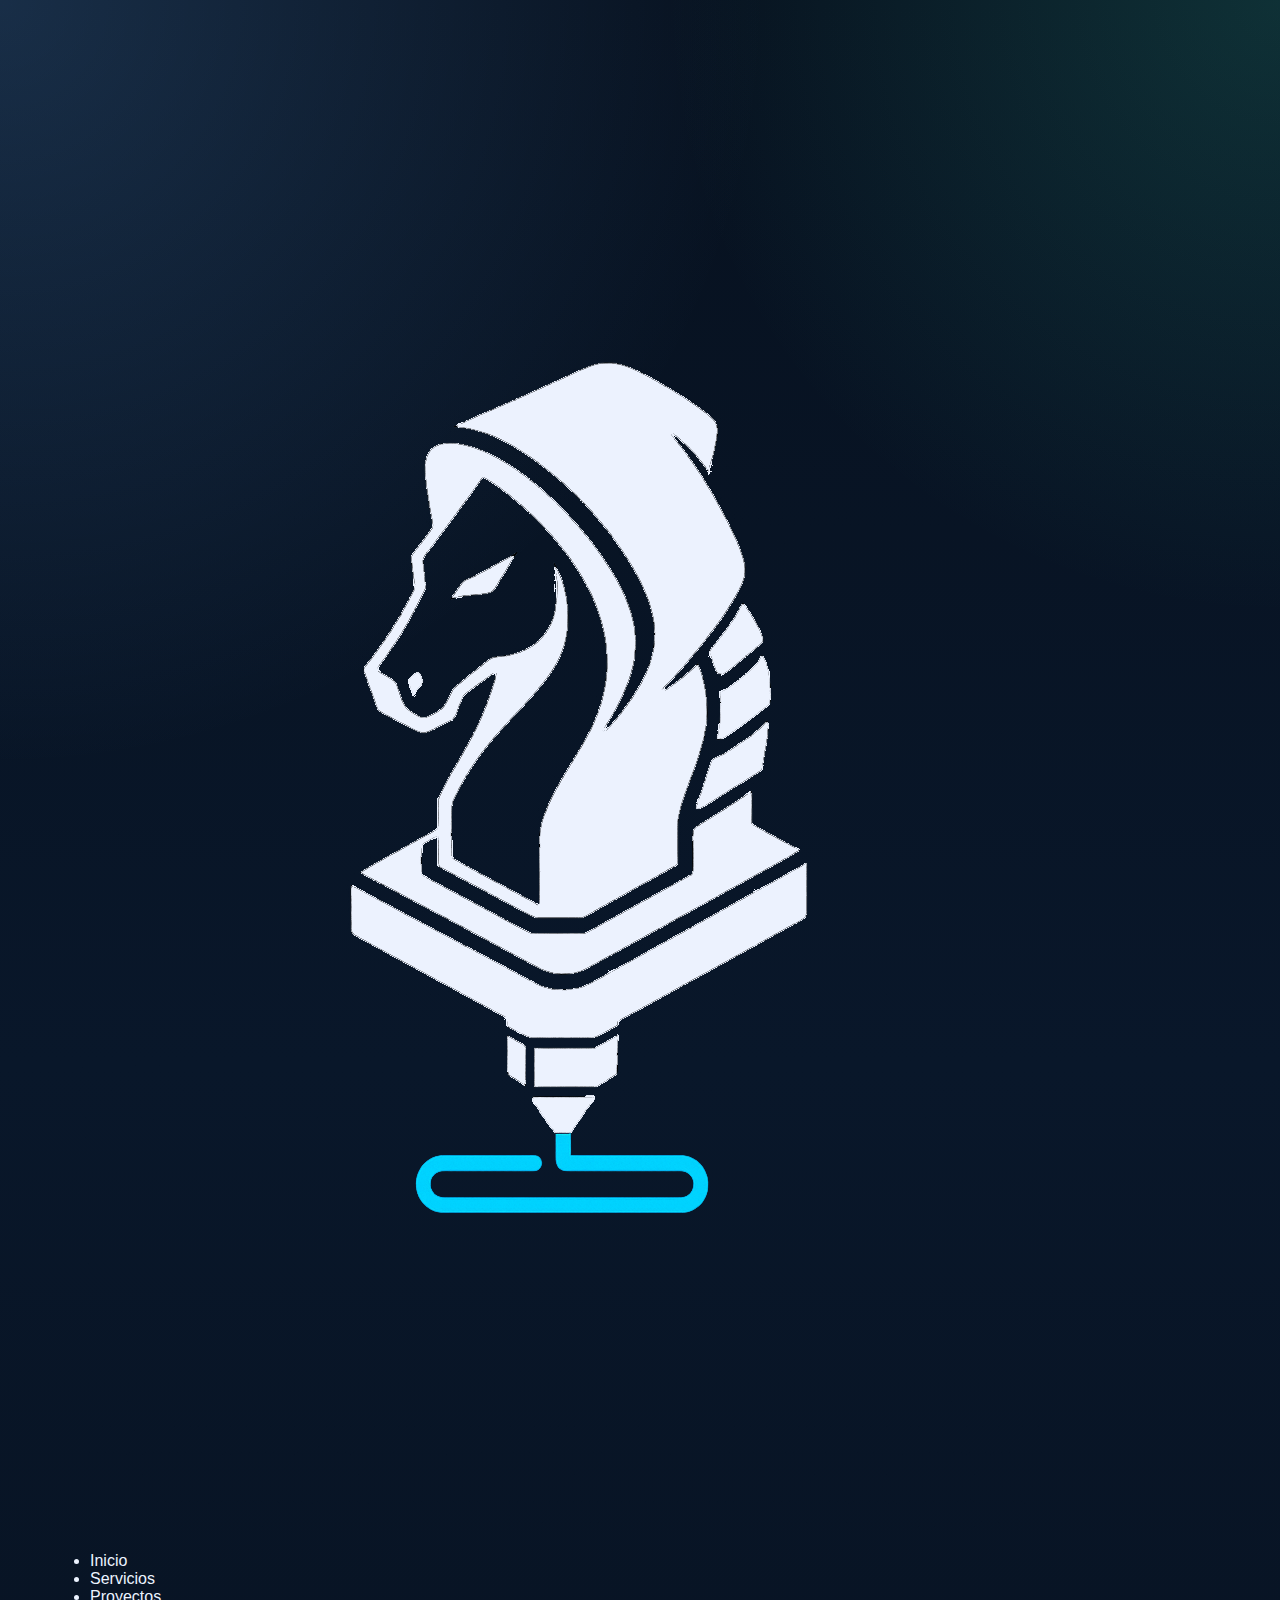
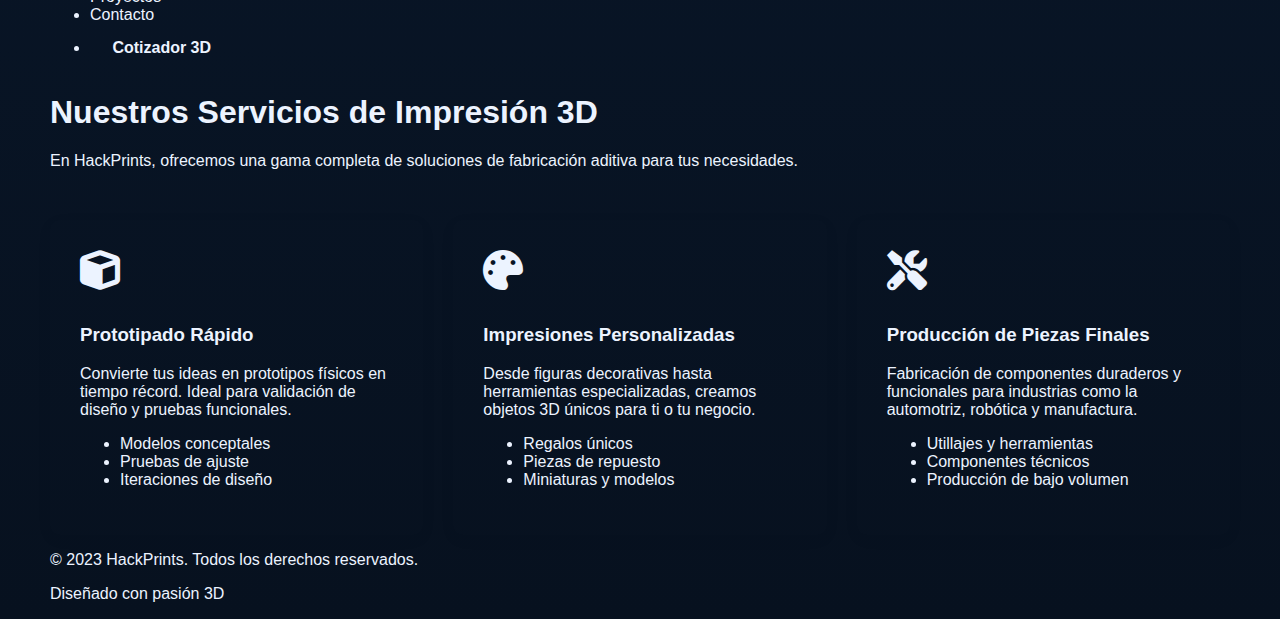
<file: services.html>
<!DOCTYPE html>
<html lang="es">
<head>
    <meta charset="UTF-8">
    <meta name="viewport" content="width=device-width, initial-scale=1.0">
    <title>Nuestros Servicios - HackPrints</title>
    <link rel="stylesheet" href="assets/css/styles.css">
    <link rel="stylesheet" href="https://cdnjs.cloudflare.com/ajax/libs/font-awesome/6.0.0-beta3/css/all.min.css">
</head>
<body>
    <header>
        <div class="container navbar">
            <a href="index.html" class="logo">
                <img src="assets/img/logo.png" alt="HackPrints Logo">
            </a>
            <nav>
                <ul class="nav-links">
                    <li><a href="index.html">Inicio</a></li>
                    <li><a href="services.html">Servicios</a></li>
                    <li><a href="projects.html">Proyectos</a></li>
                    <li><a href="contact.html">Contacto</a></li>
                    <li><a href="quote.html" class="btn">Cotizador 3D</a></li>
                </ul>
            </nav>
        </div>
    </header>

    <section class="container fade-in">
        <h1>Nuestros Servicios de Impresión 3D</h1>
        <p>En HackPrints, ofrecemos una gama completa de soluciones de fabricación aditiva para tus necesidades.</p>

        <div style="display: grid; grid-template-columns: repeat(auto-fit, minmax(300px, 1fr)); gap: 30px; margin-top: 50px;">
            <div style="background-color: var(--white); padding: 30px; border-radius: 10px; box-shadow: 0 4px 15px rgba(0,0,0,0.05); text-align: left;" class="fade-in">
                <i class="fas fa-cube" style="font-size: 2.5em; color: var(--primary-blue); margin-bottom: 15px;"></i>
                <h3>Prototipado Rápido</h3>
                <p>Convierte tus ideas en prototipos físicos en tiempo récord. Ideal para validación de diseño y pruebas funcionales.</p>
                <ul>
                    <li>Modelos conceptales</li>
                    <li>Pruebas de ajuste</li>
                    <li>Iteraciones de diseño</li>
                </ul>
            </div>
            <div style="background-color: var(--white); padding: 30px; border-radius: 10px; box-shadow: 0 4px 15px rgba(0,0,0,0.05); text-align: left;" class="fade-in">
                <i class="fas fa-palette" style="font-size: 2.5em; color: var(--primary-green); margin-bottom: 15px;"></i>
                <h3>Impresiones Personalizadas</h3>
                <p>Desde figuras decorativas hasta herramientas especializadas, creamos objetos 3D únicos para ti o tu negocio.</p>
                <ul>
                    <li>Regalos únicos</li>
                    <li>Piezas de repuesto</li>
                    <li>Miniaturas y modelos</li>
                </ul>
            </div>
            <div style="background-color: var(--white); padding: 30px; border-radius: 10px; box-shadow: 0 4px 15px rgba(0,0,0,0.05); text-align: left;" class="fade-in">
                <i class="fas fa-tools" style="font-size: 2.5em; color: var(--primary-orange); margin-bottom: 15px;"></i>
                <h3>Producción de Piezas Finales</h3>
                <p>Fabricación de componentes duraderos y funcionales para industrias como la automotriz, robótica y manufactura.</p>
                <ul>
                    <li>Utillajes y herramientas</li>
                    <li>Componentes técnicos</li>
                    <li>Producción de bajo volumen</li>
                </ul>
            </div>
        </div>
    </section>

    <footer>
        <div class="container">
            <p>&copy; 2023 HackPrints. Todos los derechos reservados.</p>
            <p>Diseñado con <a href="#">pasión 3D</a></p>
        </div>
    </footer>

    <script src="assets/js/main.js"></script>
</body>
</html>
</file>
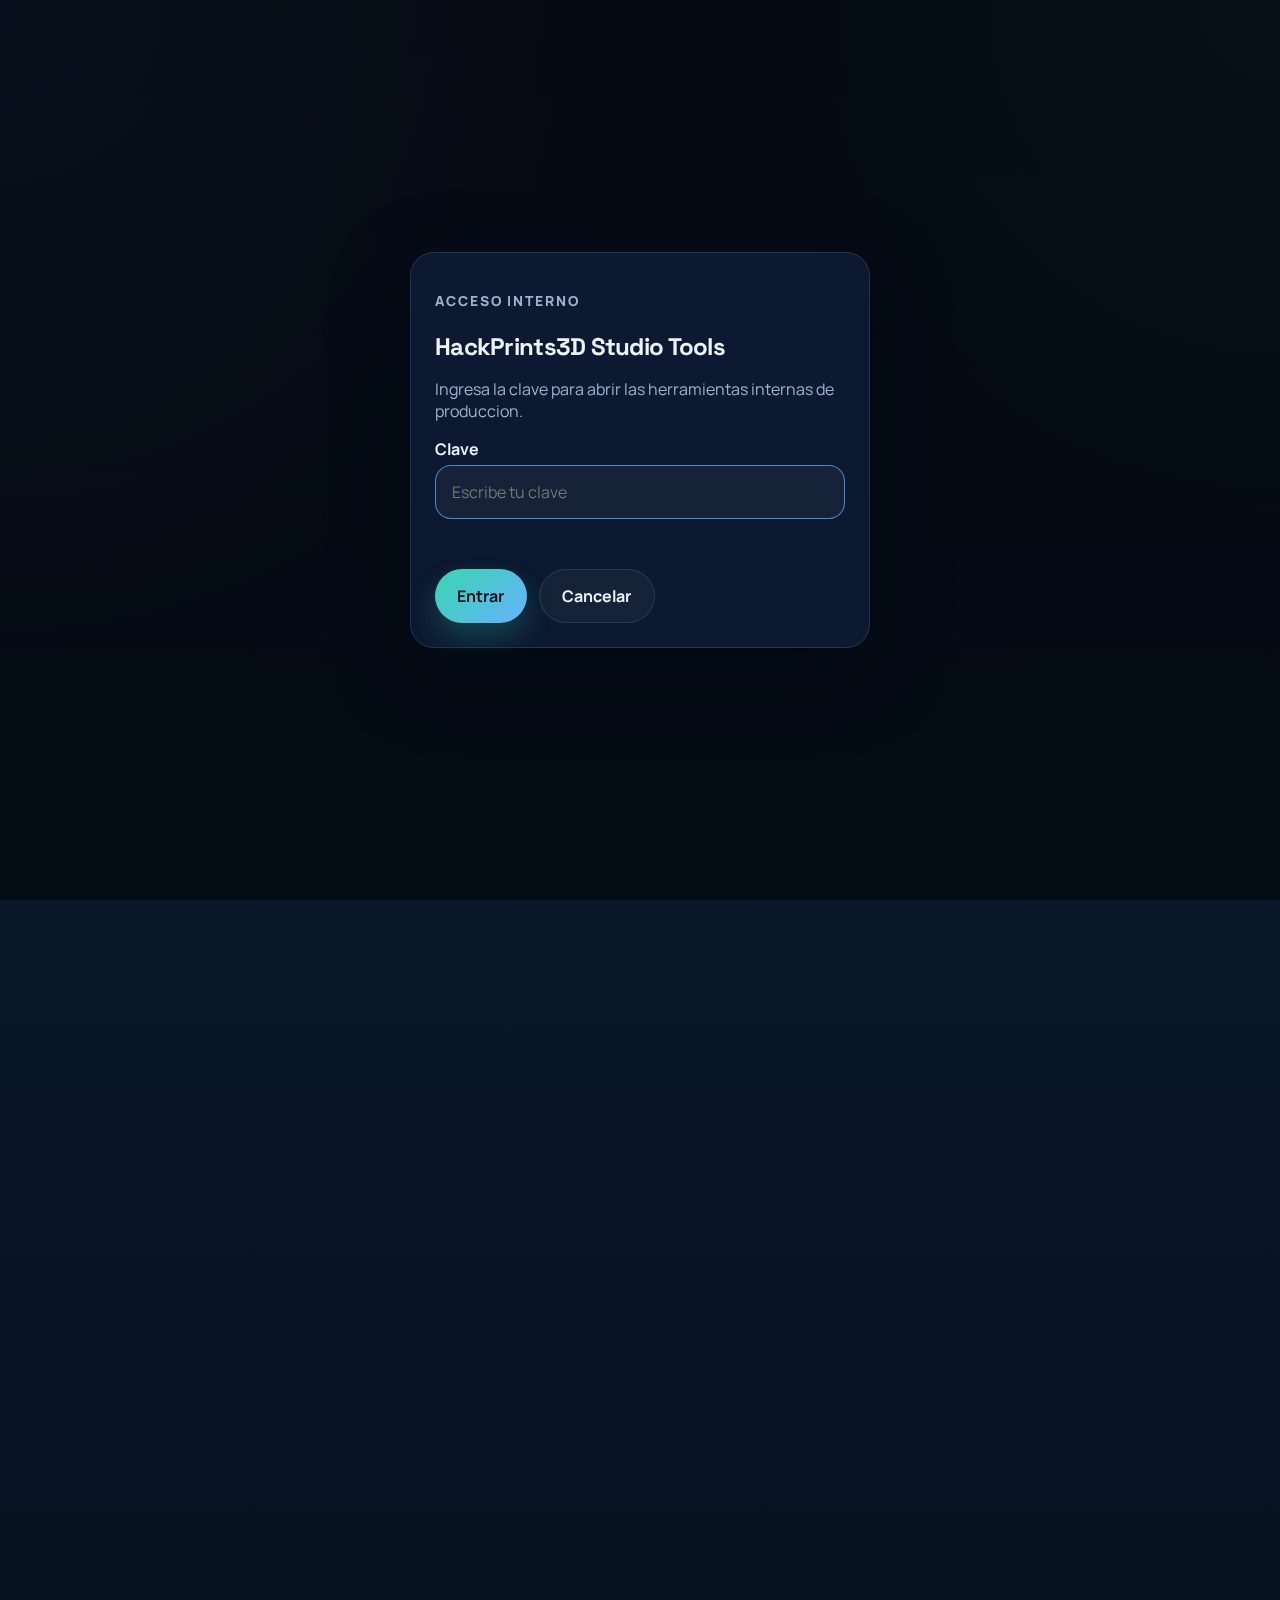
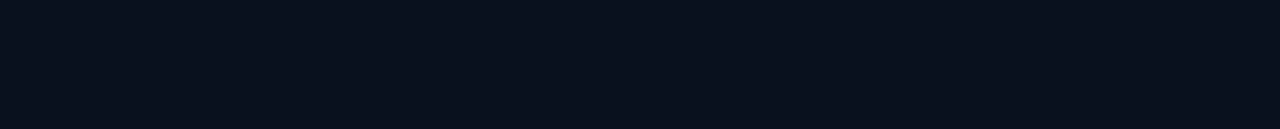
<file: studio-tools.html>
<!DOCTYPE html>
<html lang="es">
<head>
    <meta charset="UTF-8">
    <meta name="viewport" content="width=device-width, initial-scale=1.0">
    <title>Studio Tools | HackPrints</title>
    <meta name="description" content="Herramientas internas de produccion para HackPrints.">
    <link rel="icon" href="favicon-32.png?v=3" sizes="32x32" type="image/png">
    <link rel="icon" href="favicon-64.png?v=3" sizes="64x64" type="image/png">
    <link rel="shortcut icon" href="favicon-32.png?v=3" type="image/png">
    <link rel="apple-touch-icon" href="apple-touch-icon.png?v=3">
    <link rel="preconnect" href="https://fonts.googleapis.com">
    <link rel="preconnect" href="https://fonts.gstatic.com" crossorigin>
    <link href="https://fonts.googleapis.com/css2?family=Manrope:wght@400;500;600;700;800&family=Space+Grotesk:wght@500;700&display=swap" rel="stylesheet">
    <link rel="stylesheet" href="https://cdnjs.cloudflare.com/ajax/libs/font-awesome/6.5.2/css/all.min.css">
    <link rel="stylesheet" href="assets/css/styles.css">
    <link rel="stylesheet" href="assets/css/quote.css">
</head>
<body data-internal-page="true">
    <div class="site-shell">
        <main class="page-main">
            <section class="page-hero">
                <div class="container">
                    <span class="eyebrow reveal">Uso interno</span>
                    <h1 class="reveal">Herramientas de produccion para HackPrints.</h1>
                    <p class="reveal">Esta pagina no esta enlazada desde la navegacion publica. Usala para revisar costos y filamento en tu flujo de trabajo.</p>
                </div>
            </section>

            <section class="section">
                <div class="container calculators-grid">
                    <article class="calculator-card reveal">
                        <div class="card-heading">
                            <span class="eyebrow">Costo estimado</span>
                            <h2>Presupuesto interno</h2>
                        </div>
                        <div class="field-group">
                            <label for="peso">Peso del material (g)</label>
                            <input type="number" id="peso" value="120" min="1">
                        </div>
                        <div class="field-group">
                            <label for="tiempo">Tiempo de impresion (h)</label>
                            <input type="number" id="tiempo" value="5.5" min="0.1" step="0.1">
                        </div>
                        <div class="field-group">
                            <label for="material">Material</label>
                            <select id="material">
                                <option value="320" data-density="1.24">PLA estandar</option>
                                <option value="420" data-density="1.27">PETG</option>
                                <option value="590" data-density="1.21">ABS / ASA</option>
                                <option value="680" data-density="1.20">TPU</option>
                            </select>
                        </div>
                        <div class="field-group">
                            <label for="diametro">Diametro del filamento</label>
                            <select id="diametro">
                                <option value="1.75">1.75 mm</option>
                                <option value="2.85">2.85 mm</option>
                            </select>
                        </div>
                        <div class="toggle-line">
                            <input type="checkbox" id="incluirManoObra" checked>
                            <label for="incluirManoObra">Incluir mano de obra y postproceso</label>
                        </div>
                        <button type="button" class="btn btn-primary full-button" id="calculate-cost">Calcular costo</button>
                        <div class="calc-results">
                            <p class="result-label">Costo total estimado</p>
                            <strong id="costoTotal">$0 MXN</strong>
                            <div class="breakdown-list">
                                <div><span>Material</span><strong id="breakdown-material">$0</strong></div>
                                <div><span>Energia</span><strong id="breakdown-energy">$0</strong></div>
                                <div><span>Mano de obra</span><strong id="breakdown-labor">$0</strong></div>
                                <div><span>Margen aplicado</span><strong id="breakdown-margin">1.60x</strong></div>
                            </div>
                        </div>
                    </article>

                    <article class="calculator-card reveal">
                        <div class="card-heading">
                            <span class="eyebrow">Filamento</span>
                            <h2>Longitud necesaria</h2>
                        </div>
                        <div class="field-group">
                            <label for="filament-weight">Peso de la pieza (g)</label>
                            <input type="number" id="filament-weight" value="120" min="1">
                        </div>
                        <div class="field-group">
                            <label for="filament-density">Densidad del material (g/cm3)</label>
                            <input type="number" id="filament-density" value="1.24" min="0.5" step="0.01">
                        </div>
                        <div class="field-group">
                            <label for="filament-diameter">Diametro del filamento (mm)</label>
                            <select id="filament-diameter">
                                <option value="1.75">1.75 mm</option>
                                <option value="2.85">2.85 mm</option>
                            </select>
                        </div>
                        <div class="field-group">
                            <label for="spool-weight">Filamento restante en tu spool (g)</label>
                            <input type="number" id="spool-weight" value="350" min="0">
                        </div>
                        <button type="button" class="btn btn-secondary full-button" id="calculate-filament">Calcular filamento</button>
                        <div class="calc-results">
                            <p class="result-label">Longitud aproximada</p>
                            <strong id="filament-length">0 m</strong>
                            <p id="filament-spool-status">Ingresa valores para saber si tu spool alcanza.</p>
                        </div>
                    </article>
                </div>
            </section>
        </main>
    </div>
    <script src="assets/js/studio-tools.js"></script>
    <script src="assets/js/main.js"></script>
</body>
</html>
</file>
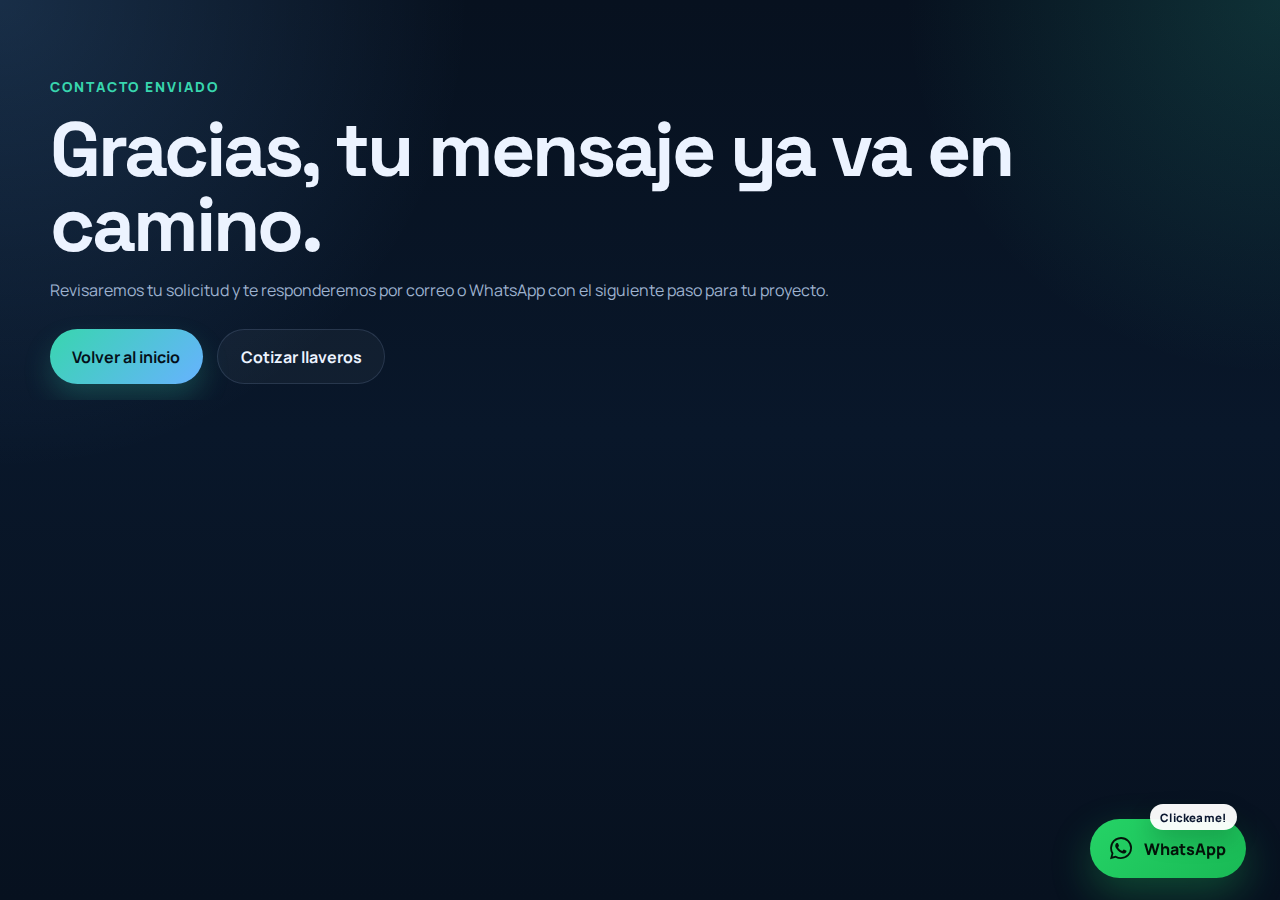
<file: HackPrints3D-main/contact-success.html>
<!DOCTYPE html>
<html lang="es">
<head>
    <meta charset="UTF-8">
    <meta name="viewport" content="width=device-width, initial-scale=1.0">
    <title>Mensaje enviado | HackPrints</title>
    <meta name="description" content="Confirmacion de envio de mensaje en HackPrints3D.">
    <link rel="icon" type="image/png" href="assets/img/logo.png">
    <link rel="apple-touch-icon" href="assets/img/logo.png">
    <link rel="preconnect" href="https://fonts.googleapis.com">
    <link rel="preconnect" href="https://fonts.gstatic.com" crossorigin>
    <link href="https://fonts.googleapis.com/css2?family=Manrope:wght@400;500;600;700;800&family=Space+Grotesk:wght@500;700&display=swap" rel="stylesheet">
    <link rel="stylesheet" href="https://cdnjs.cloudflare.com/ajax/libs/font-awesome/6.5.2/css/all.min.css">
    <link rel="stylesheet" href="assets/css/styles.css">
</head>
<body>
    <div class="site-shell">
        <main class="page-main">
            <section class="page-hero">
                <div class="container">
                    <span class="eyebrow reveal">Contacto enviado</span>
                    <h1 class="reveal">Gracias, tu mensaje ya va en camino.</h1>
                    <p class="reveal">Revisaremos tu solicitud y te responderemos por correo o WhatsApp con el siguiente paso para tu proyecto.</p>
                    <div class="hero-actions reveal">
                        <a href="index.html" class="btn btn-primary">Volver al inicio</a>
                        <a href="quote.html" class="btn btn-secondary">Cotizar llaveros</a>
                    </div>
                </div>
            </section>
        </main>

        <a
            href="https://wa.me/528112345678?text=Hola%20HackPrints3D,%20quiero%20hablar%20sobre%20mi%20proyecto."
            class="whatsapp-widget"
            target="_blank"
            rel="noopener noreferrer"
            aria-label="Escribenos por WhatsApp"
        >
            <i class="fa-brands fa-whatsapp"></i>
            <span>WhatsApp</span>
        </a>
    </div>
    <script src="assets/js/main.js"></script>
</body>
</html>
</file>
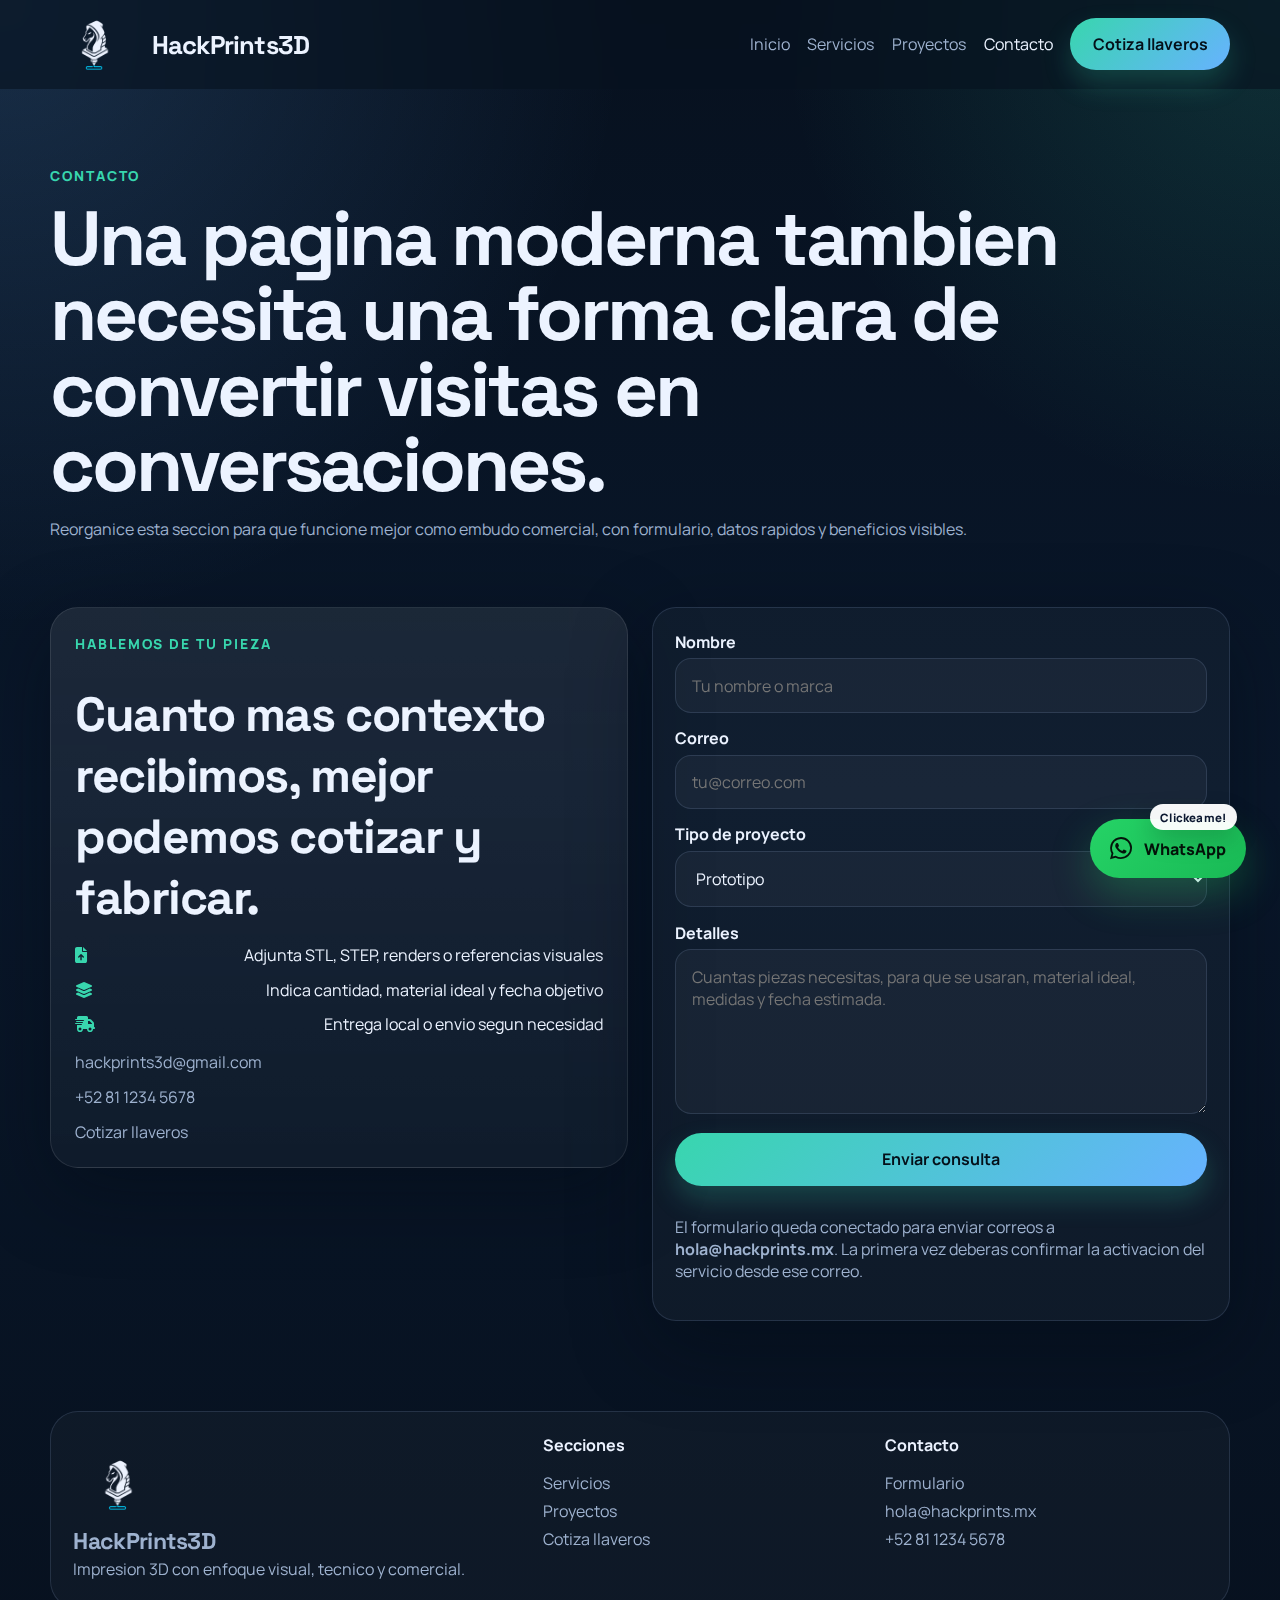
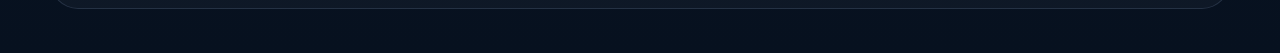
<file: HackPrints3D-main/contact.html>
<!DOCTYPE html>
<html lang="es">
<head>
    <meta charset="UTF-8">
    <meta name="viewport" content="width=device-width, initial-scale=1.0">
    <title>Contacto | HackPrints</title>
    <meta name="description" content="Contacto para proyectos de impresion 3D, prototipado, lotes cortos y diseno de piezas personalizadas.">
    <link rel="icon" href="favicon-32.png?v=2" sizes="32x32" type="image/png">
    <link rel="icon" href="favicon-64.png?v=2" sizes="64x64" type="image/png">
    <link rel="shortcut icon" href="favicon-32.png?v=2" type="image/png">
    <link rel="apple-touch-icon" href="apple-touch-icon.png?v=2">
    <link rel="preconnect" href="https://fonts.googleapis.com">
    <link rel="preconnect" href="https://fonts.gstatic.com" crossorigin>
    <link href="https://fonts.googleapis.com/css2?family=Manrope:wght@400;500;600;700;800&family=Space+Grotesk:wght@500;700&display=swap" rel="stylesheet">
    <link rel="stylesheet" href="https://cdnjs.cloudflare.com/ajax/libs/font-awesome/6.5.2/css/all.min.css">
    <link rel="stylesheet" href="assets/css/styles.css">
</head>
<body>
    <div class="site-shell">
        <header class="site-header">
            <div class="container nav-wrap">
                <a href="index.html" class="brand" aria-label="HackPrints inicio">
                    <img src="assets/img/logo.png" alt="HackPrints logo">
                    <span>HackPrints3D</span>
                </a>
                <button class="menu-toggle" type="button" aria-expanded="false" aria-label="Abrir menu">
                    <span></span>
                    <span></span>
                </button>
                <nav class="site-nav" aria-label="Principal">
                    <a href="index.html">Inicio</a>
                    <a href="services.html">Servicios</a>
                    <a href="projects.html">Proyectos</a>
                    <a href="contact.html" class="is-active">Contacto</a>
                    <a href="quote.html" class="btn btn-primary">Cotiza llaveros</a>
                </nav>
            </div>
        </header>

        <main class="page-main">
            <section class="page-hero">
                <div class="container">
                    <span class="eyebrow reveal">Contacto</span>
                    <h1 class="reveal">Una pagina moderna tambien necesita una forma clara de convertir visitas en conversaciones.</h1>
                    <p class="reveal">Reorganice esta seccion para que funcione mejor como embudo comercial, con formulario, datos rapidos y beneficios visibles.</p>
                </div>
            </section>

            <section class="section">
                <div class="container contact-layout">
                    <div class="contact-panel glass-card reveal">
                        <span class="eyebrow">Hablemos de tu pieza</span>
                        <h2>Cuanto mas contexto recibimos, mejor podemos cotizar y fabricar.</h2>
                        <div class="contact-points">
                            <div><i class="fa-solid fa-file-arrow-up"></i><span>Adjunta STL, STEP, renders o referencias visuales</span></div>
                            <div><i class="fa-solid fa-layer-group"></i><span>Indica cantidad, material ideal y fecha objetivo</span></div>
                            <div><i class="fa-solid fa-truck-fast"></i><span>Entrega local o envio segun necesidad</span></div>
                        </div>
                        <div class="contact-links">
                            <a href="mailto:hackprints3d@gmail.com">hackprints3d@gmail.com</a>
                            <a href="tel:+528112345678">+52 81 1234 5678</a>
                            <a href="quote.html">Cotizar llaveros</a>
                        </div>
                    </div>

                    <form
                        class="contact-form reveal"
                        action="https://formsubmit.co/hola@hackprints.mx"
                        method="POST"
                    >
                        <input type="hidden" name="_subject" value="Nuevo contacto desde HackPrints3D">
                        <input type="hidden" name="_template" value="table">
                        <input type="hidden" name="_captcha" value="false">
                        <input type="hidden" name="_next" value="contact-success.html">
                        <input type="text" name="_honey" class="form-honeypot" tabindex="-1" autocomplete="off">
                        <div class="field-group">
                            <label for="name">Nombre</label>
                            <input id="name" name="name" type="text" placeholder="Tu nombre o marca" required>
                        </div>
                        <div class="field-group">
                            <label for="email">Correo</label>
                            <input id="email" name="email" type="email" placeholder="tu@correo.com" required>
                        </div>
                        <div class="field-group">
                            <label for="service">Tipo de proyecto</label>
                            <select id="service" name="service" required>
                                <option>Prototipo</option>
                                <option>Pieza funcional</option>
                                <option>Branding / decoracion</option>
                                <option>Modelado 3D</option>
                                <option>Lote corto</option>
                            </select>
                        </div>
                        <div class="field-group">
                            <label for="message">Detalles</label>
                            <textarea id="message" name="message" rows="6" placeholder="Cuantas piezas necesitas, para que se usaran, material ideal, medidas y fecha estimada." required></textarea>
                        </div>
                        <button type="submit" class="btn btn-primary">Enviar consulta</button>
                        <p class="form-note">El formulario queda conectado para enviar correos a <strong>hola@hackprints.mx</strong>. La primera vez deberas confirmar la activacion del servicio desde ese correo.</p>
                    </form>
                </div>
            </section>
        </main>

        <footer class="site-footer">
            <div class="container footer-grid">
                <div>
                    <a href="index.html" class="brand footer-brand">
                        <img src="assets/img/logo.png" alt="HackPrints logo">
                        <span>HackPrints3D</span>
                    </a>
                    <p>Impresion 3D con enfoque visual, tecnico y comercial.</p>
                </div>
                <div>
                    <h3>Secciones</h3>
                    <a href="services.html">Servicios</a>
                    <a href="projects.html">Proyectos</a>
                    <a href="quote.html">Cotiza llaveros</a>
                </div>
                <div>
                    <h3>Contacto</h3>
                    <a href="contact.html">Formulario</a>
                    <a href="mailto:hola@hackprints.mx">hola@hackprints.mx</a>
                    <a href="tel:+528112345678">+52 81 1234 5678</a>
                </div>
            </div>
        </footer>

        <a
            href="https://wa.me/528112345678?text=Hola%20HackPrints3D,%20quiero%20hablar%20sobre%20mi%20proyecto."
            class="whatsapp-widget"
            target="_blank"
            rel="noopener noreferrer"
            aria-label="Escribenos por WhatsApp"
        >
            <i class="fa-brands fa-whatsapp"></i>
            <span>WhatsApp</span>
        </a>
    </div>
    <script src="assets/js/main.js"></script>
</body>
</html>
</file>
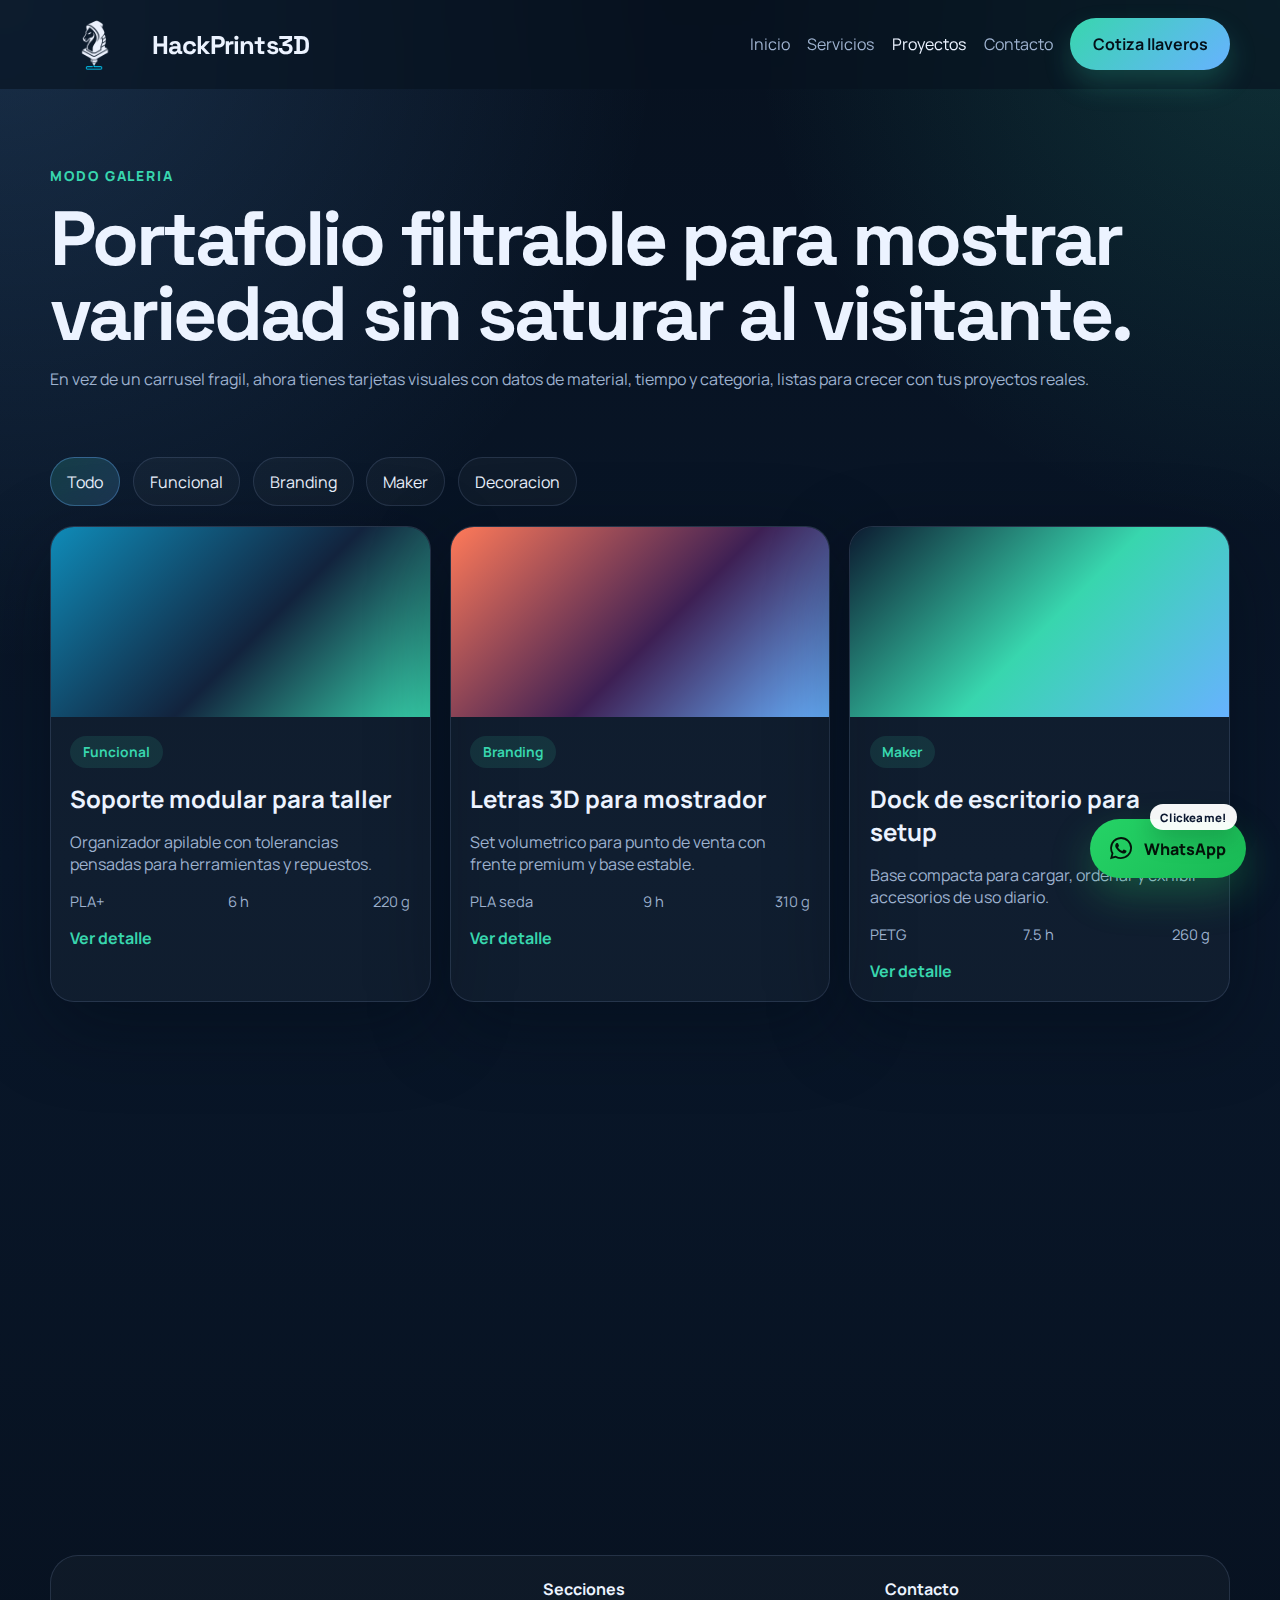
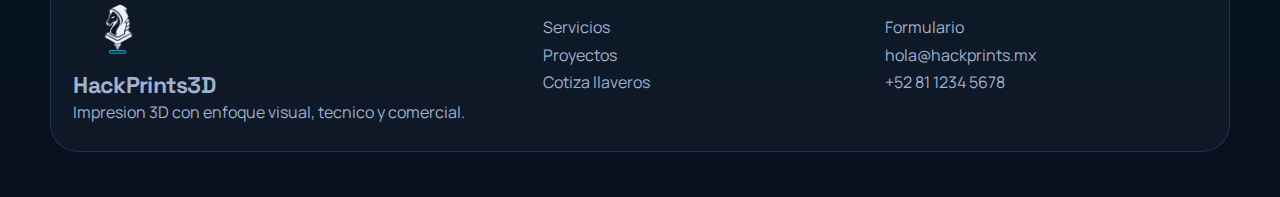
<file: HackPrints3D-main/projects.html>
<!DOCTYPE html>
<html lang="es">
<head>
    <meta charset="UTF-8">
    <meta name="viewport" content="width=device-width, initial-scale=1.0">
    <title>Proyectos | HackPrints</title>
    <meta name="description" content="Galeria de proyectos de impresion 3D con filtros por categoria y fichas tecnicas compactas.">
    <link rel="icon" type="image/png" href="assets/img/logo.png">
    <link rel="apple-touch-icon" href="assets/img/logo.png">
    <link rel="preconnect" href="https://fonts.googleapis.com">
    <link rel="preconnect" href="https://fonts.gstatic.com" crossorigin>
    <link href="https://fonts.googleapis.com/css2?family=Manrope:wght@400;500;600;700;800&family=Space+Grotesk:wght@500;700&display=swap" rel="stylesheet">
    <link rel="stylesheet" href="https://cdnjs.cloudflare.com/ajax/libs/font-awesome/6.5.2/css/all.min.css">
    <link rel="stylesheet" href="assets/css/styles.css">
</head>
<body>
    <div class="site-shell">
        <header class="site-header">
            <div class="container nav-wrap">
                <a href="index.html" class="brand" aria-label="HackPrints inicio">
                    <img src="assets/img/logo.png" alt="HackPrints logo">
                    <span>HackPrints3D</span>
                </a>
                <button class="menu-toggle" type="button" aria-expanded="false" aria-label="Abrir menu">
                    <span></span>
                    <span></span>
                </button>
                <nav class="site-nav" aria-label="Principal">
                    <a href="index.html">Inicio</a>
                    <a href="services.html">Servicios</a>
                    <a href="projects.html" class="is-active">Proyectos</a>
                    <a href="contact.html">Contacto</a>
                    <a href="quote.html" class="btn btn-primary">Cotiza llaveros</a>
                </nav>
            </div>
        </header>

        <main class="page-main">
            <section class="page-hero">
                <div class="container">
                    <span class="eyebrow reveal">Modo galeria</span>
                    <h1 class="reveal">Portafolio filtrable para mostrar variedad sin saturar al visitante.</h1>
                    <p class="reveal">En vez de un carrusel fragil, ahora tienes tarjetas visuales con datos de material, tiempo y categoria, listas para crecer con tus proyectos reales.</p>
                </div>
            </section>

            <section class="section">
                <div class="container">
                    <div class="filter-bar reveal">
                        <button class="filter-chip is-active" type="button" data-filter="all">Todo</button>
                        <button class="filter-chip" type="button" data-filter="funcional">Funcional</button>
                        <button class="filter-chip" type="button" data-filter="branding">Branding</button>
                        <button class="filter-chip" type="button" data-filter="maker">Maker</button>
                        <button class="filter-chip" type="button" data-filter="decoracion">Decoracion</button>
                    </div>

                    <div class="gallery-grid">
                        <article class="gallery-card reveal" data-category="funcional">
                            <div class="gallery-visual visual-a"></div>
                            <div class="gallery-body">
                                <span class="project-tag">Funcional</span>
                                <h2>Soporte modular para taller</h2>
                                <p>Organizador apilable con tolerancias pensadas para herramientas y repuestos.</p>
                                <div class="project-meta"><span>PLA+</span><span>6 h</span><span>220 g</span></div>
                                <button class="text-link project-modal-trigger" type="button" data-project="Soporte modular para taller" data-details="Organizador modular para banco de trabajo con varias alturas, sistema de clip y refuerzo interno para carga ligera.">Ver detalle</button>
                            </div>
                        </article>

                        <article class="gallery-card reveal" data-category="branding">
                            <div class="gallery-visual visual-b"></div>
                            <div class="gallery-body">
                                <span class="project-tag">Branding</span>
                                <h2>Letras 3D para mostrador</h2>
                                <p>Set volumetrico para punto de venta con frente premium y base estable.</p>
                                <div class="project-meta"><span>PLA seda</span><span>9 h</span><span>310 g</span></div>
                                <button class="text-link project-modal-trigger" type="button" data-project="Letras 3D para mostrador" data-details="Proyecto orientado a retail, pensado para facilitar branding fisico con acabados limpios y posibilidad de color corporativo.">Ver detalle</button>
                            </div>
                        </article>

                        <article class="gallery-card reveal" data-category="maker">
                            <div class="gallery-visual visual-c"></div>
                            <div class="gallery-body">
                                <span class="project-tag">Maker</span>
                                <h2>Dock de escritorio para setup</h2>
                                <p>Base compacta para cargar, ordenar y exhibir accesorios de uso diario.</p>
                                <div class="project-meta"><span>PETG</span><span>7.5 h</span><span>260 g</span></div>
                                <button class="text-link project-modal-trigger" type="button" data-project="Dock de escritorio para setup" data-details="Pieza orientada a productividad y decoracion. Incluye canales para cableado y composicion visual mas limpia para escritorio.">Ver detalle</button>
                            </div>
                        </article>

                        <article class="gallery-card reveal" data-category="decoracion">
                            <div class="gallery-visual visual-d"></div>
                            <div class="gallery-body">
                                <span class="project-tag">Decoracion</span>
                                <h2>Luminaria geometrica</h2>
                                <p>Pieza decorativa con patron abierto para luz ambiental y presencia visual.</p>
                                <div class="project-meta"><span>PLA</span><span>11 h</span><span>180 g</span></div>
                                <button class="text-link project-modal-trigger" type="button" data-project="Luminaria geometrica" data-details="Diseno pensado para interiores, con juego de sombras y textura superficial que aprovecha la impresion por capas como recurso estetico.">Ver detalle</button>
                            </div>
                        </article>

                        <article class="gallery-card reveal" data-category="funcional">
                            <div class="gallery-visual visual-e"></div>
                            <div class="gallery-body">
                                <span class="project-tag">Funcional</span>
                                <h2>Carcasa para electronica</h2>
                                <p>Enclosure con ventilacion, puntos de atornillado y acceso a puertos.</p>
                                <div class="project-meta"><span>ABS</span><span>8 h</span><span>140 g</span></div>
                                <button class="text-link project-modal-trigger" type="button" data-project="Carcasa para electronica" data-details="Desarrollada para pruebas de producto con acceso a conectores, tolerancias de encastre y versionado rapido de tapas y fijaciones.">Ver detalle</button>
                            </div>
                        </article>

                        <article class="gallery-card reveal" data-category="branding">
                            <div class="gallery-visual visual-f"></div>
                            <div class="gallery-body">
                                <span class="project-tag">Branding</span>
                                <h2>Trofeo personalizado</h2>
                                <p>Objeto conmemorativo con base y volumen central pensado para eventos o comunidad.</p>
                                <div class="project-meta"><span>PLA + pintura</span><span>10 h</span><span>290 g</span></div>
                                <button class="text-link project-modal-trigger" type="button" data-project="Trofeo personalizado" data-details="Pieza orientada a ceremonias, meetups o torneos. Se puede personalizar con nombre, logotipo y tema visual del evento.">Ver detalle</button>
                            </div>
                        </article>
                    </div>
                </div>
            </section>
        </main>

        <div class="project-modal" id="project-modal" aria-hidden="true">
            <div class="project-modal-card">
                <button class="modal-close" type="button" aria-label="Cerrar detalle">&times;</button>
                <p class="eyebrow">Ficha del proyecto</p>
                <h2 id="modal-title">Proyecto</h2>
                <p id="modal-details">Detalles del proyecto.</p>
            </div>
        </div>

        <footer class="site-footer">
            <div class="container footer-grid">
                <div>
                    <a href="index.html" class="brand footer-brand">
                        <img src="assets/img/logo.png" alt="HackPrints logo">
                        <span>HackPrints3D</span>
                    </a>
                    <p>Impresion 3D con enfoque visual, tecnico y comercial.</p>
                </div>
                <div>
                    <h3>Secciones</h3>
                    <a href="services.html">Servicios</a>
                    <a href="projects.html">Proyectos</a>
                    <a href="quote.html">Cotiza llaveros</a>
                </div>
                <div>
                    <h3>Contacto</h3>
                    <a href="contact.html">Formulario</a>
                    <a href="mailto:hola@hackprints.mx">hola@hackprints.mx</a>
                    <a href="tel:+528112345678">+52 81 1234 5678</a>
                </div>
            </div>
        </footer>

        <a
            href="https://wa.me/528112345678?text=Hola%20HackPrints3D,%20quiero%20cotizar%20un%20proyecto%20similar%20a%20los%20de%20su%20galeria."
            class="whatsapp-widget"
            target="_blank"
            rel="noopener noreferrer"
            aria-label="Escribenos por WhatsApp"
        >
            <i class="fa-brands fa-whatsapp"></i>
            <span>WhatsApp</span>
        </a>
    </div>
    <script src="assets/js/main.js"></script>
</body>
</html>
</file>
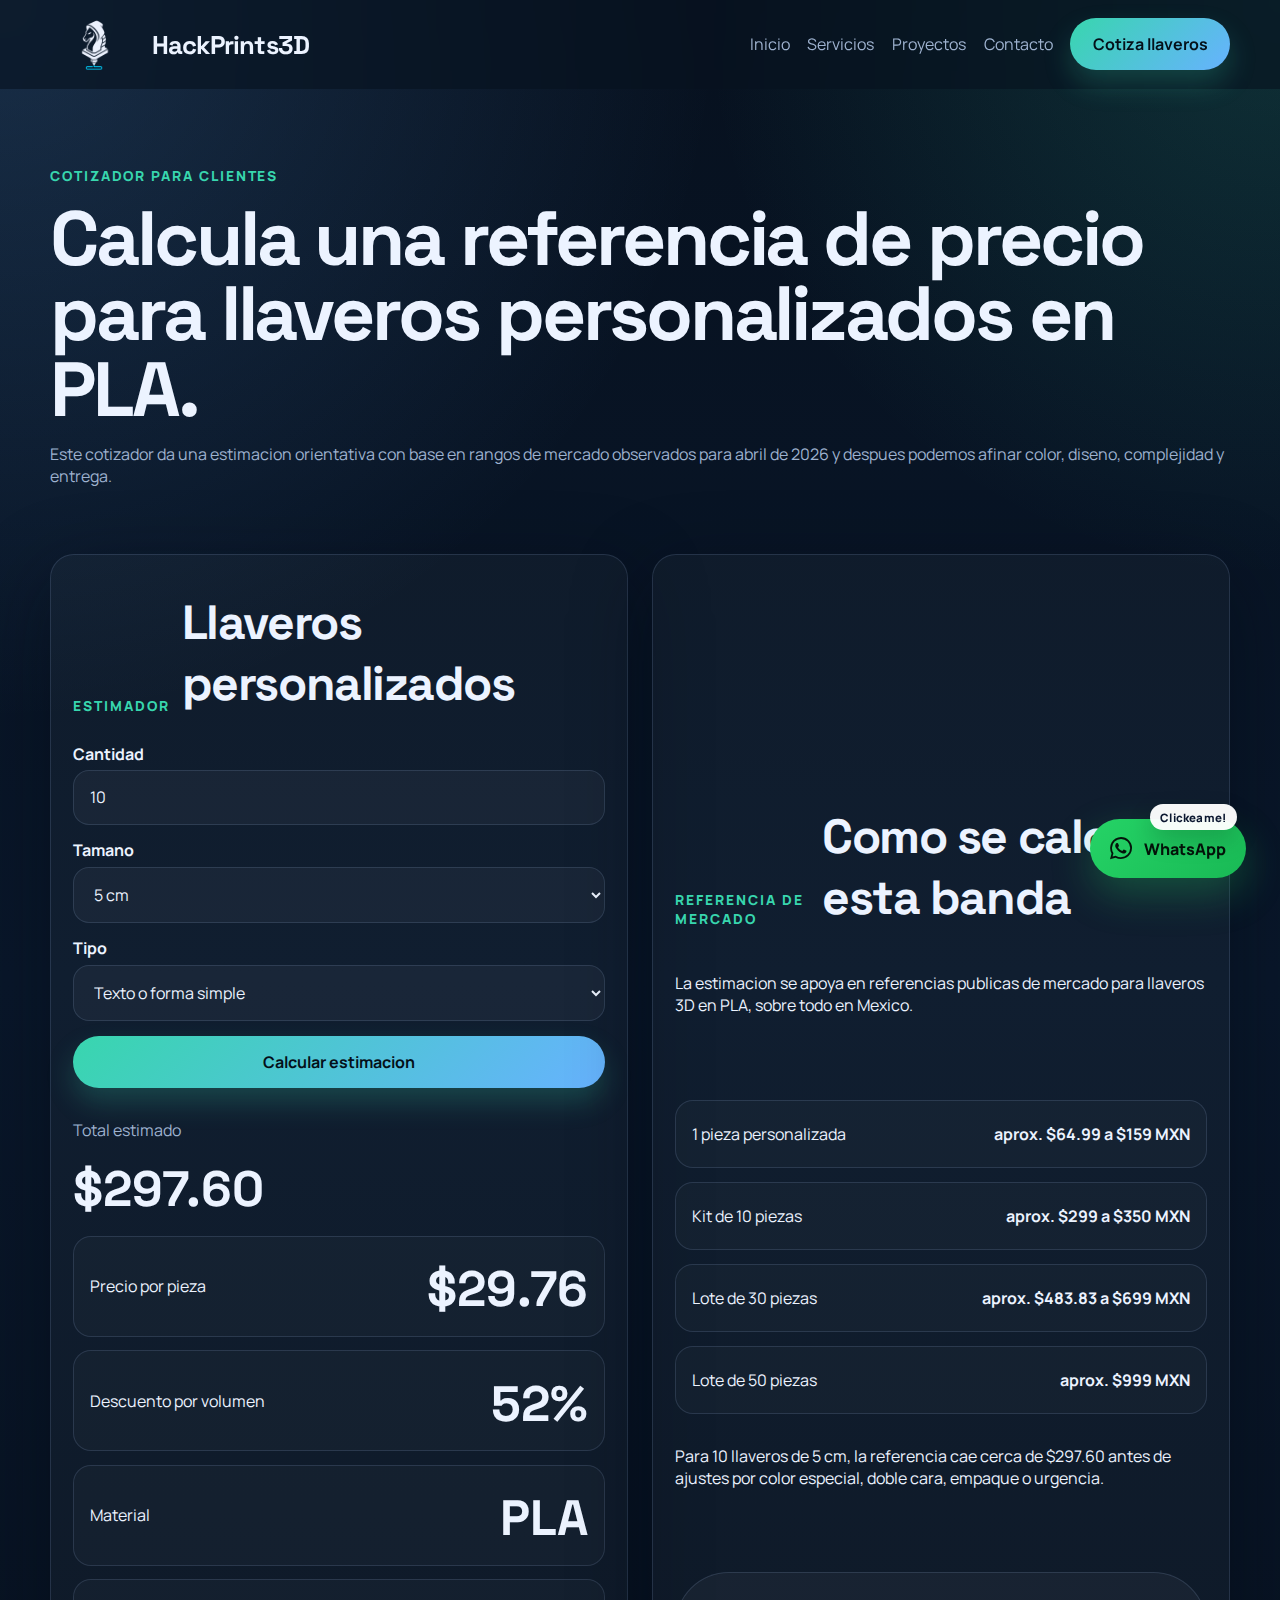
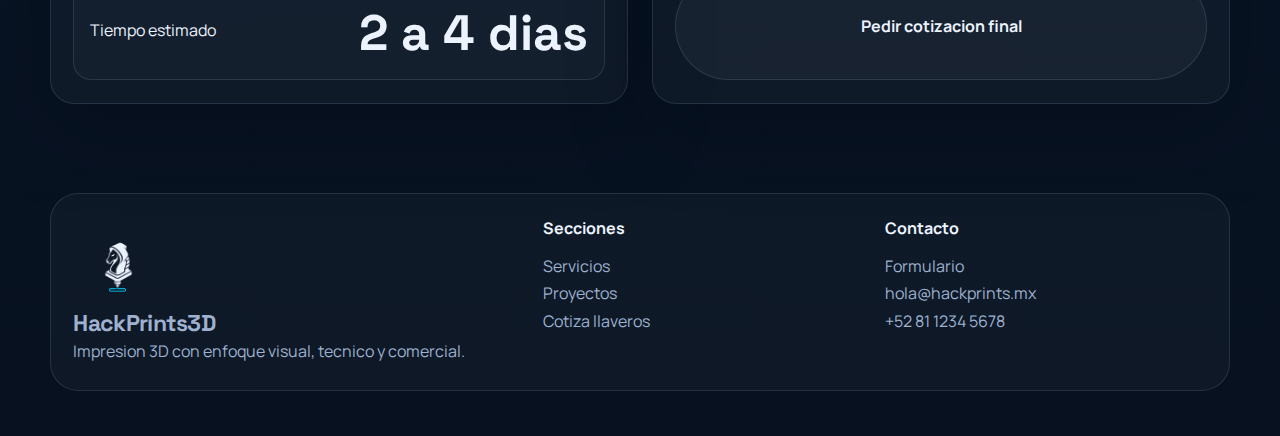
<file: HackPrints3D-main/quote.html>
<!DOCTYPE html>
<html lang="es">
<head>
    <meta charset="UTF-8">
    <meta name="viewport" content="width=device-width, initial-scale=1.0">
    <title>Cotiza llaveros | HackPrints</title>
    <meta name="description" content="Cotizador orientativo de llaveros impresos en 3D por cantidad y tamano con base en referencias reales del mercado.">
    <link rel="preconnect" href="https://fonts.googleapis.com">
    <link rel="preconnect" href="https://fonts.gstatic.com" crossorigin>
    <link href="https://fonts.googleapis.com/css2?family=Manrope:wght@400;500;600;700;800&family=Space+Grotesk:wght@500;700&display=swap" rel="stylesheet">
    <link rel="stylesheet" href="https://cdnjs.cloudflare.com/ajax/libs/font-awesome/6.5.2/css/all.min.css">
    <link rel="stylesheet" href="assets/css/styles.css">
    <link rel="stylesheet" href="assets/css/quote.css">
</head>
<body>
    <div class="site-shell">
        <header class="site-header">
            <div class="container nav-wrap">
                <a href="index.html" class="brand" aria-label="HackPrints inicio">
                    <img src="assets/img/logo.png" alt="HackPrints logo">
                    <span>HackPrints3D</span>
                </a>
                <button class="menu-toggle" type="button" aria-expanded="false" aria-label="Abrir menu">
                    <span></span>
                    <span></span>
                </button>
                <nav class="site-nav" aria-label="Principal">
                    <a href="index.html">Inicio</a>
                    <a href="services.html">Servicios</a>
                    <a href="projects.html">Proyectos</a>
                    <a href="contact.html">Contacto</a>
                    <a href="quote.html" class="btn btn-primary">Cotiza llaveros</a>
                </nav>
            </div>
        </header>

        <main class="page-main">
            <section class="page-hero">
                <div class="container">
                    <span class="eyebrow reveal">Cotizador para clientes</span>
                    <h1 class="reveal">Calcula una referencia de precio para llaveros personalizados en PLA.</h1>
                    <p class="reveal">Este cotizador da una estimacion orientativa con base en rangos de mercado observados para abril de 2026 y despues podemos afinar color, diseno, complejidad y entrega.</p>
                </div>
            </section>

            <section class="section">
                <div class="container calculators-grid">
                    <article class="calculator-card reveal">
                        <div class="card-heading">
                            <span class="eyebrow">Estimador</span>
                            <h2>Llaveros personalizados</h2>
                        </div>
                        <div class="field-group">
                            <label for="keychain-quantity">Cantidad</label>
                            <input type="number" id="keychain-quantity" value="10" min="1">
                        </div>
                        <div class="field-group">
                            <label for="keychain-size">Tamano</label>
                            <select id="keychain-size">
                                <option value="5">5 cm</option>
                                <option value="8">8 cm</option>
                                <option value="10">10 cm</option>
                            </select>
                        </div>
                        <div class="field-group">
                            <label for="keychain-style">Tipo</label>
                            <select id="keychain-style">
                                <option value="1">Texto o forma simple</option>
                                <option value="1.15">Logo o forma media</option>
                                <option value="1.3">Diseno mas detallado</option>
                            </select>
                        </div>
                        <button type="button" class="btn btn-primary full-button" id="calculate-keychain">Calcular estimacion</button>

                        <div class="calc-results">
                            <p class="result-label">Total estimado</p>
                            <strong id="keychain-total">$0 MXN</strong>
                            <div class="breakdown-list">
                                <div><span>Precio por pieza</span><strong id="keychain-unit">$0</strong></div>
                                <div><span>Descuento por volumen</span><strong id="keychain-discount">0%</strong></div>
                                <div><span>Material</span><strong id="keychain-material">PLA</strong></div>
                                <div><span>Tiempo estimado</span><strong id="keychain-turnaround">2 a 4 dias</strong></div>
                            </div>
                        </div>
                    </article>

                    <article class="calculator-card reveal">
                        <div class="card-heading">
                            <span class="eyebrow">Referencia de mercado</span>
                            <h2>Como se calcula esta banda</h2>
                        </div>
                        <div class="market-note">
                            <p>La estimacion se apoya en referencias publicas de mercado para llaveros 3D en PLA, sobre todo en Mexico.</p>
                            <div class="market-list">
                                <div><span>1 pieza personalizada</span><strong>aprox. $64.99 a $159 MXN</strong></div>
                                <div><span>Kit de 10 piezas</span><strong>aprox. $299 a $350 MXN</strong></div>
                                <div><span>Lote de 30 piezas</span><strong>aprox. $483.83 a $699 MXN</strong></div>
                                <div><span>Lote de 50 piezas</span><strong>aprox. $999 MXN</strong></div>
                            </div>
                            <p id="keychain-market-summary">La banda final cambia segun tamano, complejidad, color y urgencia.</p>
                            <a href="contact.html" class="btn btn-secondary">Pedir cotizacion final</a>
                        </div>
                    </article>
                </div>
            </section>
        </main>

        <footer class="site-footer">
            <div class="container footer-grid">
                <div>
                    <a href="index.html" class="brand footer-brand">
                        <img src="assets/img/logo.png" alt="HackPrints logo">
                        <span>HackPrints3D</span>
                    </a>
                    <p>Impresion 3D con enfoque visual, tecnico y comercial.</p>
                </div>
                <div>
                    <h3>Secciones</h3>
                    <a href="services.html">Servicios</a>
                    <a href="projects.html">Proyectos</a>
                    <a href="quote.html">Cotiza llaveros</a>
                </div>
                <div>
                    <h3>Contacto</h3>
                    <a href="contact.html">Formulario</a>
                    <a href="mailto:hola@hackprints.mx">hola@hackprints.mx</a>
                    <a href="tel:+528112345678">+52 81 1234 5678</a>
                </div>
            </div>
        </footer>

        <a
            href="https://wa.me/528112345678?text=Hola%20HackPrints3D,%20quiero%20una%20cotizacion%20de%20llaveros."
            class="whatsapp-widget"
            target="_blank"
            rel="noopener noreferrer"
            aria-label="Escribenos por WhatsApp"
        >
            <i class="fa-brands fa-whatsapp"></i>
            <span>WhatsApp</span>
        </a>
    </div>
    <script src="assets/js/quote.js"></script>
    <script src="assets/js/main.js"></script>
</body>
</html>
</file>
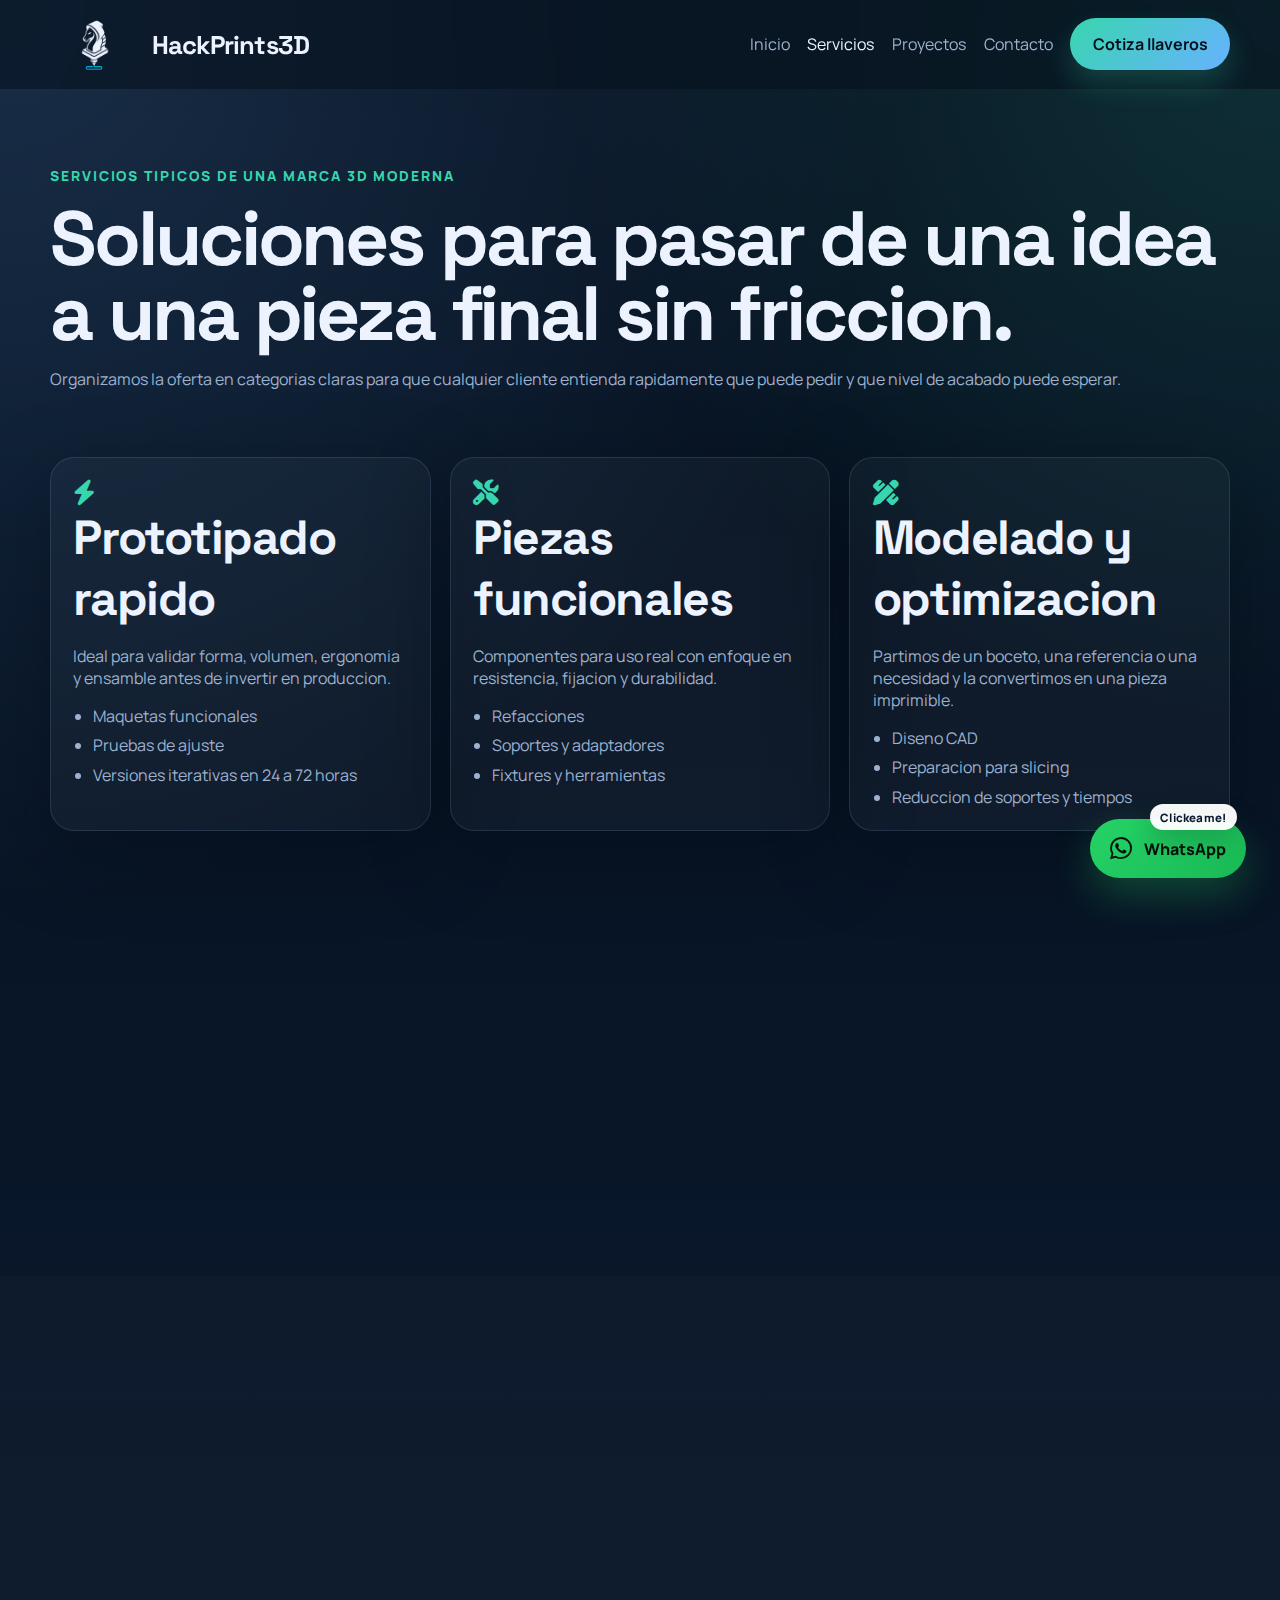
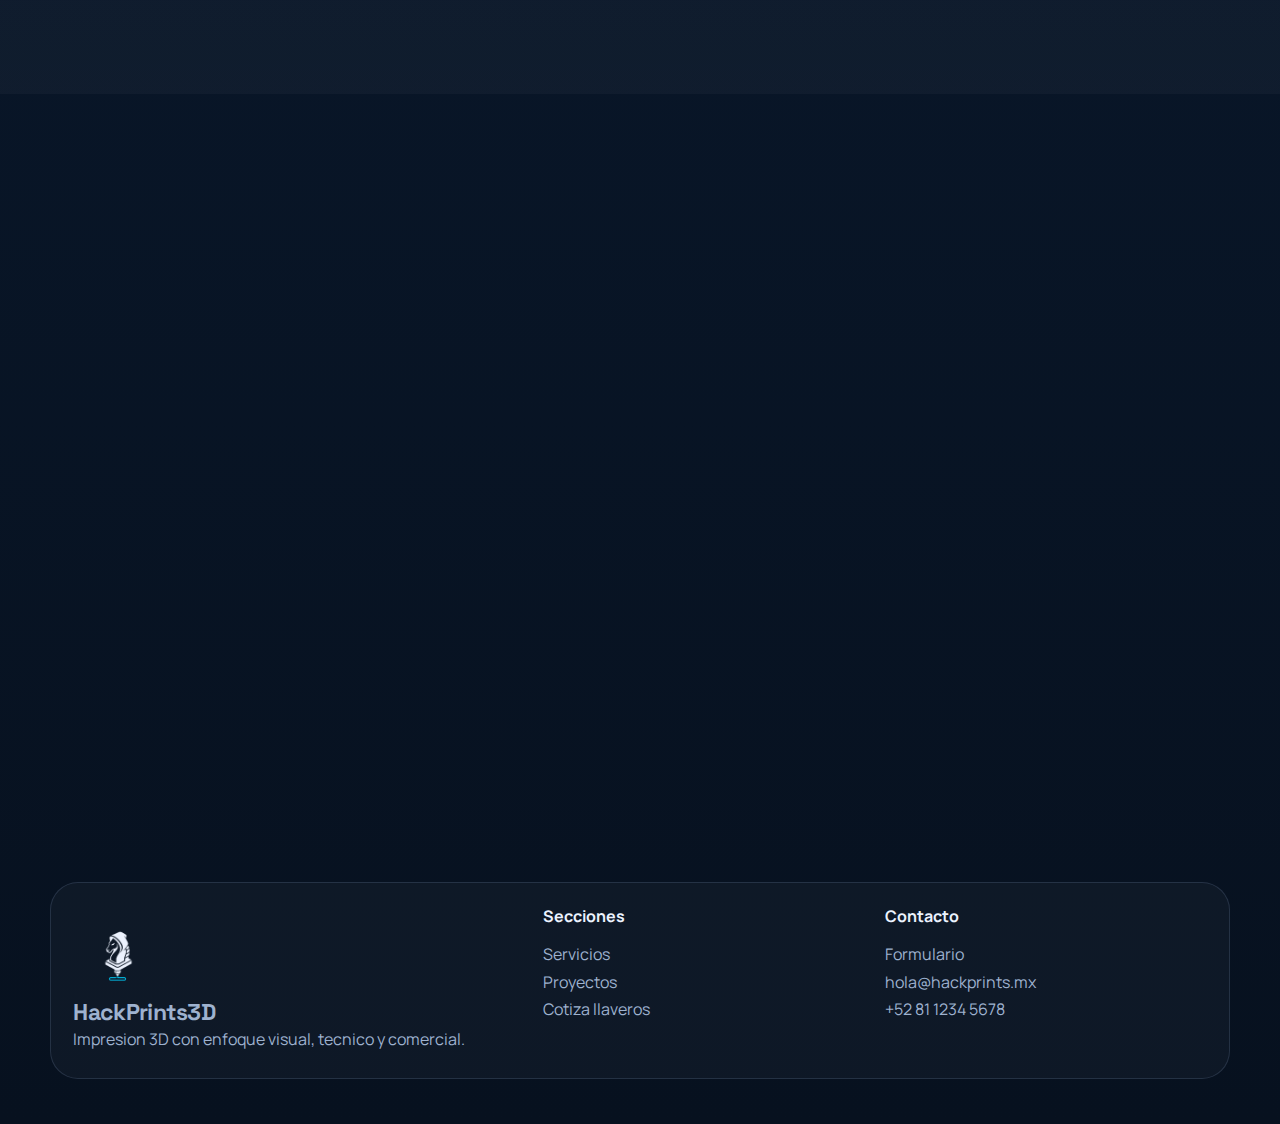
<file: HackPrints3D-main/services.html>
<!DOCTYPE html>
<html lang="es">
<head>
    <meta charset="UTF-8">
    <meta name="viewport" content="width=device-width, initial-scale=1.0">
    <title>Servicios | HackPrints</title>
    <meta name="description" content="Servicios de impresion 3D, modelado, prototipado y produccion por lote con materiales y acabados para distintos usos.">
    <link rel="icon" href="favicon-32.png?v=2" sizes="32x32" type="image/png">
    <link rel="icon" href="favicon-64.png?v=2" sizes="64x64" type="image/png">
    <link rel="shortcut icon" href="favicon-32.png?v=2" type="image/png">
    <link rel="apple-touch-icon" href="apple-touch-icon.png?v=2">
    <link rel="preconnect" href="https://fonts.googleapis.com">
    <link rel="preconnect" href="https://fonts.gstatic.com" crossorigin>
    <link href="https://fonts.googleapis.com/css2?family=Manrope:wght@400;500;600;700;800&family=Space+Grotesk:wght@500;700&display=swap" rel="stylesheet">
    <link rel="stylesheet" href="https://cdnjs.cloudflare.com/ajax/libs/font-awesome/6.5.2/css/all.min.css">
    <link rel="stylesheet" href="assets/css/styles.css">
</head>
<body>
    <div class="site-shell">
        <header class="site-header">
            <div class="container nav-wrap">
                <a href="index.html" class="brand" aria-label="HackPrints inicio">
                    <img src="assets/img/logo.png" alt="HackPrints logo">
                    <span>HackPrints3D</span>
                </a>
                <button class="menu-toggle" type="button" aria-expanded="false" aria-label="Abrir menu">
                    <span></span>
                    <span></span>
                </button>
                <nav class="site-nav" aria-label="Principal">
                    <a href="index.html">Inicio</a>
                    <a href="services.html" class="is-active">Servicios</a>
                    <a href="projects.html">Proyectos</a>
                    <a href="contact.html">Contacto</a>
                    <a href="quote.html" class="btn btn-primary">Cotiza llaveros</a>
                </nav>
            </div>
        </header>

        <main class="page-main">
            <section class="page-hero">
                <div class="container">
                    <span class="eyebrow reveal">Servicios tipicos de una marca 3D moderna</span>
                    <h1 class="reveal">Soluciones para pasar de una idea a una pieza final sin friccion.</h1>
                    <p class="reveal">Organizamos la oferta en categorias claras para que cualquier cliente entienda rapidamente que puede pedir y que nivel de acabado puede esperar.</p>
                </div>
            </section>

            <section class="section">
                <div class="container service-grid">
                    <article class="service-card reveal">
                        <i class="fa-solid fa-bolt"></i>
                        <h2>Prototipado rapido</h2>
                        <p>Ideal para validar forma, volumen, ergonomia y ensamble antes de invertir en produccion.</p>
                        <ul>
                            <li>Maquetas funcionales</li>
                            <li>Pruebas de ajuste</li>
                            <li>Versiones iterativas en 24 a 72 horas</li>
                        </ul>
                    </article>
                    <article class="service-card reveal">
                        <i class="fa-solid fa-screwdriver-wrench"></i>
                        <h2>Piezas funcionales</h2>
                        <p>Componentes para uso real con enfoque en resistencia, fijacion y durabilidad.</p>
                        <ul>
                            <li>Refacciones</li>
                            <li>Soportes y adaptadores</li>
                            <li>Fixtures y herramientas</li>
                        </ul>
                    </article>
                    <article class="service-card reveal">
                        <i class="fa-solid fa-pen-ruler"></i>
                        <h2>Modelado y optimizacion</h2>
                        <p>Partimos de un boceto, una referencia o una necesidad y la convertimos en una pieza imprimible.</p>
                        <ul>
                            <li>Diseno CAD</li>
                            <li>Preparacion para slicing</li>
                            <li>Reduccion de soportes y tiempos</li>
                        </ul>
                    </article>
                    <article class="service-card reveal">
                        <i class="fa-solid fa-swatchbook"></i>
                        <h2>Acabados y presentacion</h2>
                        <p>Porque la experiencia final importa tanto como la precision dimensional.</p>
                        <ul>
                            <li>Lijado y sellado</li>
                            <li>Pintura base o tematica</li>
                            <li>Ensamble y kits de entrega</li>
                        </ul>
                    </article>
                </div>
            </section>

            <section class="section section-alt">
                <div class="container split-layout">
                    <div class="split-copy reveal">
                        <span class="eyebrow">Materiales y casos de uso</span>
                        <h2>Seleccion del material segun resistencia, apariencia y contexto.</h2>
                        <p>Una buena pagina de impresion 3D suele resolver esta duda rapido. Aqui ya queda mas clara la diferencia entre opciones.</p>
                    </div>
                    <div class="materials-table reveal">
                        <article><strong>PLA</strong><span>Presentaciones visuales, figuras, branding, prototipos conceptuales.</span></article>
                        <article><strong>PETG</strong><span>Uso diario, piezas semitecnicas, resistencia al impacto y a la humedad.</span></article>
                        <article><strong>TPU</strong><span>Piezas flexibles, protectores, topes, grips y accesorios absorbentes.</span></article>
                        <article><strong>ABS / ASA</strong><span>Ambientes mas exigentes, mejor resistencia termica y exterior moderado.</span></article>
                    </div>
                </div>
            </section>

            <section class="section">
                <div class="container">
                    <div class="section-heading reveal">
                        <span class="eyebrow">Preguntas frecuentes</span>
                        <h2>Respuestas rapidas que normalmente ayudan a cerrar ventas.</h2>
                    </div>
                    <div class="faq-list">
                        <article class="faq-item reveal">
                            <h3>Que archivos aceptan?</h3>
                            <p>STL, OBJ, STEP, 3MF y tambien referencias visuales si necesitas modelado desde cero.</p>
                        </article>
                        <article class="faq-item reveal">
                            <h3>Cuanto tarda una impresion?</h3>
                            <p>Depende del tamano, altura de capa, soportes y acabado. Para prototipos simples puedes prometer entre 24 y 72 horas.</p>
                        </article>
                        <article class="faq-item reveal">
                            <h3>Pueden ayudarme si no tengo modelo 3D?</h3>
                            <p>Si. La pagina ahora ya comunica tambien servicio de diseno, optimizacion y preparacion para manufactura aditiva.</p>
                        </article>
                    </div>
                </div>
            </section>
        </main>

        <footer class="site-footer">
            <div class="container footer-grid">
                <div>
                    <a href="index.html" class="brand footer-brand">
                        <img src="assets/img/logo.png" alt="HackPrints logo">
                        <span>HackPrints3D</span>
                    </a>
                    <p>Impresion 3D con enfoque visual, tecnico y comercial.</p>
                </div>
                <div>
                    <h3>Secciones</h3>
                    <a href="services.html">Servicios</a>
                    <a href="projects.html">Proyectos</a>
                    <a href="quote.html">Cotiza llaveros</a>
                </div>
                <div>
                    <h3>Contacto</h3>
                    <a href="contact.html">Formulario</a>
                    <a href="mailto:hola@hackprints.mx">hola@hackprints.mx</a>
                    <a href="tel:+528112345678">+52 81 1234 5678</a>
                </div>
            </div>
        </footer>

        <a
            href="https://wa.me/528112345678?text=Hola%20HackPrints3D,%20quiero%20informacion%20sobre%20sus%20servicios."
            class="whatsapp-widget"
            target="_blank"
            rel="noopener noreferrer"
            aria-label="Escribenos por WhatsApp"
        >
            <i class="fa-brands fa-whatsapp"></i>
            <span>WhatsApp</span>
        </a>
    </div>
    <script src="assets/js/main.js"></script>
</body>
</html>
</file>
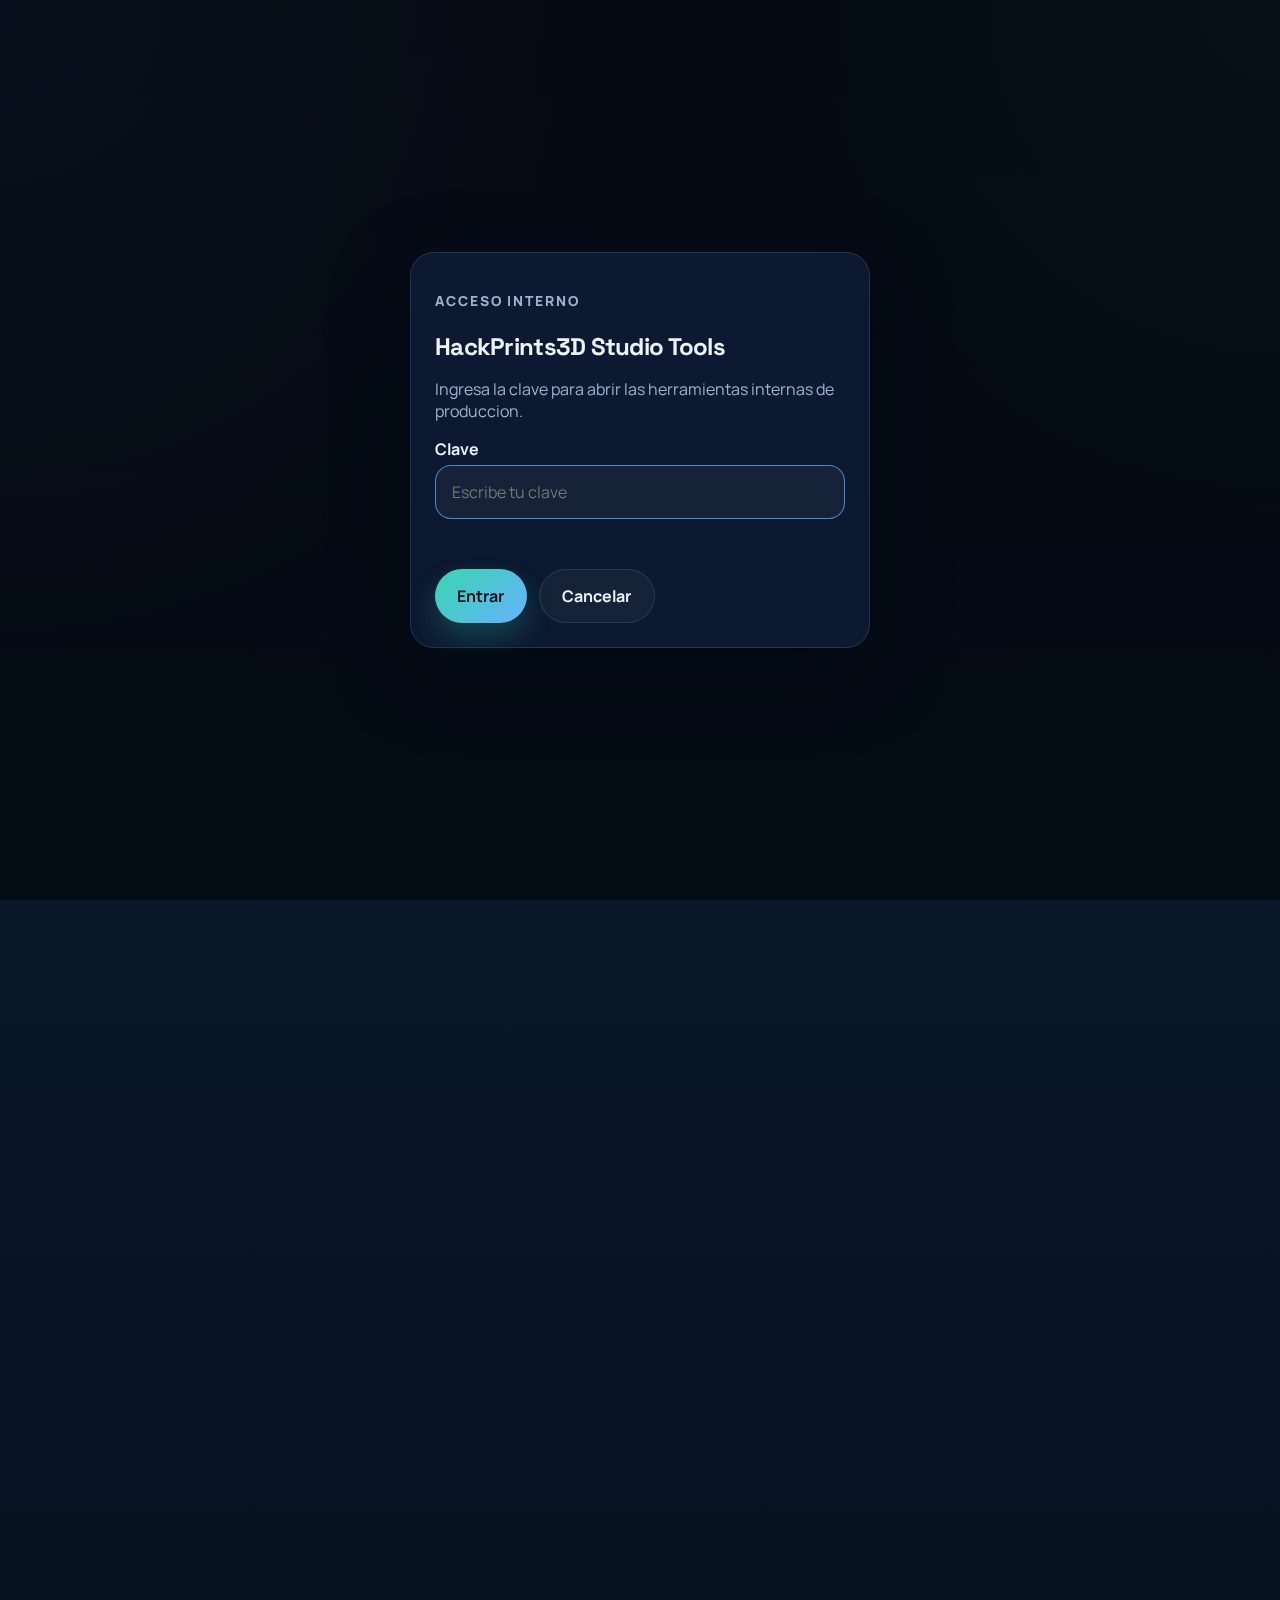
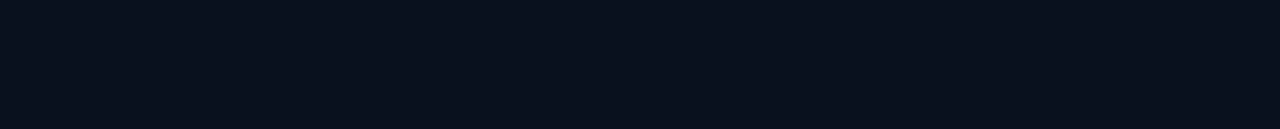
<file: HackPrints3D-main/studio-tools.html>
<!DOCTYPE html>
<html lang="es">
<head>
    <meta charset="UTF-8">
    <meta name="viewport" content="width=device-width, initial-scale=1.0">
    <title>Studio Tools | HackPrints</title>
    <meta name="description" content="Herramientas internas de produccion para HackPrints.">
    <link rel="icon" type="image/png" href="assets/img/logo.png">
    <link rel="apple-touch-icon" href="assets/img/logo.png">
    <link rel="preconnect" href="https://fonts.googleapis.com">
    <link rel="preconnect" href="https://fonts.gstatic.com" crossorigin>
    <link href="https://fonts.googleapis.com/css2?family=Manrope:wght@400;500;600;700;800&family=Space+Grotesk:wght@500;700&display=swap" rel="stylesheet">
    <link rel="stylesheet" href="https://cdnjs.cloudflare.com/ajax/libs/font-awesome/6.5.2/css/all.min.css">
    <link rel="stylesheet" href="assets/css/styles.css">
    <link rel="stylesheet" href="assets/css/quote.css">
</head>
<body data-internal-page="true">
    <div class="site-shell">
        <main class="page-main">
            <section class="page-hero">
                <div class="container">
                    <span class="eyebrow reveal">Uso interno</span>
                    <h1 class="reveal">Herramientas de produccion para HackPrints.</h1>
                    <p class="reveal">Esta pagina no esta enlazada desde la navegacion publica. Usala para revisar costos y filamento en tu flujo de trabajo.</p>
                </div>
            </section>

            <section class="section">
                <div class="container calculators-grid">
                    <article class="calculator-card reveal">
                        <div class="card-heading">
                            <span class="eyebrow">Costo estimado</span>
                            <h2>Presupuesto interno</h2>
                        </div>
                        <div class="field-group">
                            <label for="peso">Peso del material (g)</label>
                            <input type="number" id="peso" value="120" min="1">
                        </div>
                        <div class="field-group">
                            <label for="tiempo">Tiempo de impresion (h)</label>
                            <input type="number" id="tiempo" value="5.5" min="0.1" step="0.1">
                        </div>
                        <div class="field-group">
                            <label for="material">Material</label>
                            <select id="material">
                                <option value="320" data-density="1.24">PLA estandar</option>
                                <option value="420" data-density="1.27">PETG</option>
                                <option value="590" data-density="1.21">ABS / ASA</option>
                                <option value="680" data-density="1.20">TPU</option>
                            </select>
                        </div>
                        <div class="field-group">
                            <label for="diametro">Diametro del filamento</label>
                            <select id="diametro">
                                <option value="1.75">1.75 mm</option>
                                <option value="2.85">2.85 mm</option>
                            </select>
                        </div>
                        <div class="toggle-line">
                            <input type="checkbox" id="incluirManoObra" checked>
                            <label for="incluirManoObra">Incluir mano de obra y postproceso</label>
                        </div>
                        <button type="button" class="btn btn-primary full-button" id="calculate-cost">Calcular costo</button>
                        <div class="calc-results">
                            <p class="result-label">Costo total estimado</p>
                            <strong id="costoTotal">$0 MXN</strong>
                            <div class="breakdown-list">
                                <div><span>Material</span><strong id="breakdown-material">$0</strong></div>
                                <div><span>Energia</span><strong id="breakdown-energy">$0</strong></div>
                                <div><span>Mano de obra</span><strong id="breakdown-labor">$0</strong></div>
                                <div><span>Margen aplicado</span><strong id="breakdown-margin">1.60x</strong></div>
                            </div>
                        </div>
                    </article>

                    <article class="calculator-card reveal">
                        <div class="card-heading">
                            <span class="eyebrow">Filamento</span>
                            <h2>Longitud necesaria</h2>
                        </div>
                        <div class="field-group">
                            <label for="filament-weight">Peso de la pieza (g)</label>
                            <input type="number" id="filament-weight" value="120" min="1">
                        </div>
                        <div class="field-group">
                            <label for="filament-density">Densidad del material (g/cm3)</label>
                            <input type="number" id="filament-density" value="1.24" min="0.5" step="0.01">
                        </div>
                        <div class="field-group">
                            <label for="filament-diameter">Diametro del filamento (mm)</label>
                            <select id="filament-diameter">
                                <option value="1.75">1.75 mm</option>
                                <option value="2.85">2.85 mm</option>
                            </select>
                        </div>
                        <div class="field-group">
                            <label for="spool-weight">Filamento restante en tu spool (g)</label>
                            <input type="number" id="spool-weight" value="350" min="0">
                        </div>
                        <button type="button" class="btn btn-secondary full-button" id="calculate-filament">Calcular filamento</button>
                        <div class="calc-results">
                            <p class="result-label">Longitud aproximada</p>
                            <strong id="filament-length">0 m</strong>
                            <p id="filament-spool-status">Ingresa valores para saber si tu spool alcanza.</p>
                        </div>
                    </article>
                </div>
            </section>
        </main>
    </div>
    <script src="assets/js/studio-tools.js"></script>
    <script src="assets/js/main.js"></script>
</body>
</html>
</file>
<file: assets/css/styles.css>
:root {
    --bg: #07111f;
    --bg-soft: #0f1d32;
    --surface: rgba(13, 26, 45, 0.72);
    --surface-strong: #12233d;
    --surface-light: #f5f8fd;
    --text: #ecf3ff;
    --text-muted: #9eb2cf;
    --text-dark: #13233b;
    --line: rgba(174, 208, 255, 0.14);
    --accent: #38d6ae;
    --accent-2: #ff7a59;
    --accent-3: #67b2ff;
    --shadow: 0 24px 80px rgba(2, 9, 20, 0.42);
    --radius: 24px;
    --radius-sm: 16px;
    --container: 1180px;
}

* {
    box-sizing: border-box;
}

html {
    scroll-behavior: smooth;
}

body {
    margin: 0;
    font-family: "Manrope", sans-serif;
    color: var(--text);
    background:
        radial-gradient(circle at top left, rgba(103, 178, 255, 0.18), transparent 30%),
        radial-gradient(circle at top right, rgba(56, 214, 174, 0.16), transparent 24%),
        linear-gradient(180deg, #07111f 0%, #09172a 48%, #07111f 100%);
    min-height: 100vh;
    overflow-x: hidden;
}

a {
    color: inherit;
    text-decoration: none;
}

img {
    display: block;
    max-width: 100%;
}

button,
input,
select,
textarea {
    font: inherit;
}

.container {
    width: min(var(--container), calc(100% - 2rem));
    margin: 0 auto;
}

.site-shell {
    position: relative;
    overflow: hidden;
}

.site-header {
    position: sticky;
    top: 0;
    z-index: 30;
    backdrop-filter: blur(18px);
    background: rgba(7, 17, 31, 0.62);
    border-bottom: 1px solid transparent;
    transition: background 220ms ease, border-color 220ms ease, box-shadow 220ms ease;
}

.site-header.is-scrolled {
    background: rgba(7, 17, 31, 0.88);
    border-color: var(--line);
    box-shadow: 0 12px 30px rgba(3, 8, 17, 0.28);
}

.nav-wrap {
    display: flex;
    align-items: center;
    justify-content: space-between;
    gap: 1rem;
    min-height: 88px;
}

.brand {
    display: inline-flex;
    align-items: center;
    gap: 0.85rem;
    font-family: "Space Grotesk", sans-serif;
    font-weight: 700;
    letter-spacing: 0.01em;
    flex-shrink: 0;
}

.brand img {
    width: 88px;
    height: 88px;
    object-fit: contain;
}

.brand span {
    display: inline-block;
    font-size: clamp(1.55rem, 2vw, 2.15rem);
    font-weight: 700;
    line-height: 1;
    letter-spacing: -0.03em;
    transform: translateY(2px);
}

.footer-brand span {
    font-size: clamp(1.35rem, 1.8vw, 1.8rem);
}

.site-nav {
    display: flex;
    align-items: center;
    gap: 1.1rem;
}

.site-nav a:not(.btn) {
    color: var(--text-muted);
    transition: color 180ms ease;
}

.site-nav a:hover,
.site-nav a.is-active {
    color: var(--text);
}

.menu-toggle {
    display: none;
    width: 48px;
    height: 48px;
    border: 1px solid var(--line);
    border-radius: 14px;
    background: transparent;
    color: var(--text);
    cursor: pointer;
}

.menu-toggle span {
    display: block;
    width: 18px;
    height: 2px;
    margin: 6px auto;
    background: currentColor;
    transition: transform 220ms ease, opacity 220ms ease;
}

.menu-toggle.is-open span:first-child {
    transform: translateY(4px) rotate(45deg);
}

.menu-toggle.is-open span:last-child {
    transform: translateY(-4px) rotate(-45deg);
}

.btn {
    display: inline-flex;
    align-items: center;
    justify-content: center;
    gap: 0.55rem;
    border: 0;
    border-radius: 999px;
    padding: 0.95rem 1.4rem;
    font-weight: 700;
    cursor: pointer;
    transition: transform 200ms ease, box-shadow 200ms ease, background 200ms ease, color 200ms ease;
}

.btn:hover {
    transform: translateY(-2px);
}

.btn-primary {
    background: linear-gradient(135deg, var(--accent), var(--accent-3));
    color: #041019;
    box-shadow: 0 14px 28px rgba(56, 214, 174, 0.22);
}

.btn-secondary {
    background: rgba(255, 255, 255, 0.04);
    color: var(--text);
    border: 1px solid var(--line);
}

.hero-section,
.page-hero {
    position: relative;
}

.hero-section {
    padding: 5.8rem 0 2.5rem;
}

.hero-backdrop {
    position: absolute;
    inset: 0;
    background:
        radial-gradient(circle at 70% 30%, rgba(103, 178, 255, 0.24), transparent 24%),
        radial-gradient(circle at 32% 20%, rgba(255, 122, 89, 0.14), transparent 18%);
    pointer-events: none;
}

.hero-grid,
.split-layout,
.quick-calc,
.contact-layout,
.calculators-grid {
    display: grid;
    gap: 1.5rem;
}

.hero-grid {
    grid-template-columns: 1.25fr 0.9fr;
    align-items: center;
}

.hero-copy h1,
.page-hero h1 {
    margin: 0;
    font-family: "Space Grotesk", sans-serif;
    font-size: clamp(2.6rem, 6vw, 5.1rem);
    line-height: 0.98;
    letter-spacing: -0.04em;
}

.hero-copy p,
.page-hero p,
.section-heading p,
.split-copy p,
.service-card p,
.feature-card p,
.gallery-body p,
.project-preview p,
.faq-item p,
.contact-panel p,
.form-note,
.calc-results p {
    color: var(--text-muted);
}

.form-honeypot {
    position: absolute;
    left: -9999px;
    opacity: 0;
    pointer-events: none;
}

.eyebrow {
    display: inline-flex;
    align-items: center;
    gap: 0.4rem;
    margin-bottom: 1rem;
    color: var(--accent);
    font-size: 0.86rem;
    font-weight: 800;
    letter-spacing: 0.14em;
    text-transform: uppercase;
}

.hero-actions,
.cta-actions {
    display: flex;
    flex-wrap: wrap;
    gap: 0.9rem;
    margin-top: 1.8rem;
}

.hero-stats {
    display: grid;
    grid-template-columns: repeat(3, minmax(0, 1fr));
    gap: 1rem;
    margin-top: 2.2rem;
}

.hero-stats article,
.feature-card,
.service-card,
.project-preview,
.faq-item,
.gallery-card,
.calculator-card,
.contact-form,
.materials-table article {
    border: 1px solid var(--line);
    background: rgba(255, 255, 255, 0.03);
    border-radius: var(--radius);
    box-shadow: var(--shadow);
}

.hero-stats article {
    padding: 1rem 1.1rem;
}

.hero-stats strong {
    display: block;
    font-size: 2rem;
    font-family: "Space Grotesk", sans-serif;
}

.hero-stats span {
    color: var(--text-muted);
    font-size: 0.95rem;
}

.glass-card {
    background: linear-gradient(180deg, rgba(255, 255, 255, 0.08), rgba(255, 255, 255, 0.03));
    border: 1px solid rgba(255, 255, 255, 0.1);
    backdrop-filter: blur(22px);
    border-radius: 28px;
    box-shadow: var(--shadow);
}

.floating-card {
    padding: 1.5rem;
    animation: floatCard 5s ease-in-out infinite;
}

@keyframes floatCard {
    0%, 100% { transform: translateY(0); }
    50% { transform: translateY(-10px); }
}

.panel-topline,
.card-heading {
    display: flex;
    align-items: center;
    justify-content: space-between;
    gap: 0.75rem;
}

.dot {
    width: 10px;
    height: 10px;
    border-radius: 50%;
    background: var(--accent);
    box-shadow: 0 0 16px rgba(56, 214, 174, 0.72);
}

.print-lines,
.material-list,
.breakdown-list {
    display: grid;
    gap: 0.85rem;
}

.print-lines div,
.material-list div,
.breakdown-list div,
.contact-points div,
.project-meta {
    display: flex;
    align-items: center;
    justify-content: space-between;
    gap: 0.8rem;
}

.print-lines span,
.material-list small,
.result-label,
.project-meta,
.materials-table span,
.contact-links a,
.timeline p,
.timeline h3,
.faq-item h3 {
    color: var(--text-muted);
}

.print-wave {
    display: grid;
    grid-template-columns: repeat(5, 1fr);
    gap: 0.75rem;
    align-items: end;
    height: 120px;
    margin-top: 1.6rem;
}

.print-wave span {
    display: block;
    border-radius: 999px 999px 0 0;
    background: linear-gradient(180deg, var(--accent), var(--accent-3));
    animation: wave 1.4s ease-in-out infinite;
}

.print-wave span:nth-child(1) { height: 50%; animation-delay: 0s; }
.print-wave span:nth-child(2) { height: 72%; animation-delay: 0.1s; }
.print-wave span:nth-child(3) { height: 92%; animation-delay: 0.2s; }
.print-wave span:nth-child(4) { height: 62%; animation-delay: 0.3s; }
.print-wave span:nth-child(5) { height: 78%; animation-delay: 0.4s; }

@keyframes wave {
    0%, 100% { transform: scaleY(0.9); opacity: 0.75; }
    50% { transform: scaleY(1.05); opacity: 1; }
}

.section,
.page-main {
    position: relative;
}

.hero-section,
.section,
.site-footer {
    position: relative;
    z-index: 1;
}

.section {
    padding: 2.2rem 0 4.6rem;
}

.section-alt {
    background: linear-gradient(180deg, rgba(255, 255, 255, 0.015), rgba(255, 255, 255, 0.03));
}

.section-heading {
    max-width: 840px;
    margin-bottom: 1.7rem;
}

.section-heading h2,
.split-copy h2,
.service-card h2,
.calculator-card h2,
.contact-panel h2 {
    margin: 0;
    font-family: "Space Grotesk", sans-serif;
    font-size: clamp(1.8rem, 4vw, 3rem);
    letter-spacing: -0.03em;
}

.feature-grid,
.service-grid,
.project-preview-grid,
.gallery-grid {
    display: grid;
    gap: 1.2rem;
}

.feature-grid {
    grid-template-columns: repeat(4, minmax(0, 1fr));
}

.service-grid,
.project-preview-grid {
    grid-template-columns: repeat(3, minmax(0, 1fr));
}

.materials-table {
    display: grid;
    gap: 1rem;
}

.feature-card,
.service-card,
.project-preview,
.faq-item,
.calculator-card,
.contact-form {
    padding: 1.4rem;
}

.feature-card i,
.service-card i {
    font-size: 1.6rem;
    color: var(--accent);
}

.service-card ul {
    margin: 1rem 0 0;
    padding-left: 1.2rem;
    color: var(--text-muted);
}

.service-card li + li {
    margin-top: 0.45rem;
}

.split-layout,
.quick-calc,
.contact-layout,
.calculators-grid {
    grid-template-columns: repeat(2, minmax(0, 1fr));
    align-items: start;
}

.timeline,
.faq-list {
    display: grid;
    gap: 1rem;
    margin-top: 1.25rem;
}

.timeline article {
    display: grid;
    grid-template-columns: 60px 1fr;
    gap: 1rem;
    align-items: start;
    padding: 1rem 0;
    border-bottom: 1px solid var(--line);
}

.timeline article:last-child {
    border-bottom: 0;
}

.timeline strong {
    display: inline-grid;
    place-items: center;
    width: 52px;
    height: 52px;
    border-radius: 16px;
    background: linear-gradient(135deg, rgba(56, 214, 174, 0.18), rgba(103, 178, 255, 0.2));
    font-family: "Space Grotesk", sans-serif;
}

.material-showcase,
.quick-calc-result,
.contact-panel {
    padding: 1.5rem;
}

.material-list div,
.breakdown-list div,
.materials-table article {
    padding: 0.95rem 1rem;
    border-radius: 18px;
    border: 1px solid var(--line);
    background: rgba(255, 255, 255, 0.025);
}

.quick-calc-form,
.contact-form,
.calculator-card {
    display: grid;
    gap: 0.9rem;
}

.quick-calc-form label,
.field-group label,
.toggle-line label {
    display: block;
    margin-bottom: 0.35rem;
    font-weight: 700;
}

input,
select,
textarea {
    width: 100%;
    padding: 0.95rem 1rem;
    border-radius: 16px;
    border: 1px solid var(--line);
    background: rgba(255, 255, 255, 0.04);
    color: var(--text);
    outline: none;
    transition: border-color 180ms ease, transform 180ms ease;
}

input:focus,
select:focus,
textarea:focus {
    border-color: rgba(103, 178, 255, 0.7);
    transform: translateY(-1px);
}

select option {
    color: var(--text-dark);
}

.project-preview,
.gallery-card {
    overflow: hidden;
}

.project-tag {
    display: inline-flex;
    align-items: center;
    padding: 0.4rem 0.8rem;
    border-radius: 999px;
    background: rgba(56, 214, 174, 0.12);
    color: var(--accent);
    font-size: 0.86rem;
    font-weight: 700;
}

.project-preview-grid .project-preview {
    min-height: 220px;
    background:
        linear-gradient(140deg, rgba(103, 178, 255, 0.12), transparent 40%),
        rgba(255, 255, 255, 0.03);
}

.project-preview h3,
.gallery-body h2,
.contact-panel h2,
.calculator-card h2 {
    margin: 0.9rem 0 0.4rem;
}

.cta-card {
    display: flex;
    align-items: center;
    justify-content: space-between;
    gap: 1rem;
    padding: 1.6rem;
    border: 1px solid var(--line);
    border-radius: 28px;
    background: linear-gradient(120deg, rgba(103, 178, 255, 0.12), rgba(255, 122, 89, 0.08));
    box-shadow: var(--shadow);
}

.site-footer {
    padding: 1rem 0 2.8rem;
}

.whatsapp-widget {
    position: fixed;
    right: 2.1rem;
    bottom: 1.35rem;
    z-index: 65;
    display: inline-flex;
    align-items: center;
    gap: 0.7rem;
    padding: 1.05rem 1.3rem;
    border-radius: 999px;
    background: linear-gradient(135deg, #25d366, #19b955);
    color: #04130a;
    font-weight: 800;
    box-shadow: 0 16px 40px rgba(37, 211, 102, 0.28);
    transition: transform 200ms ease, box-shadow 200ms ease, opacity 200ms ease;
    animation: whatsappFloat 2.8s ease-in-out infinite;
}

.whatsapp-widget i {
    font-size: 1.6rem;
    line-height: 1;
}

.whatsapp-widget:hover {
    transform: translateY(-3px) scale(1.01);
    box-shadow: 0 22px 48px rgba(37, 211, 102, 0.34);
}

.whatsapp-widget::before {
    content: "Clickeame!";
    position: absolute;
    right: 0.6rem;
    top: -0.95rem;
    padding: 0.35rem 0.65rem;
    border-radius: 999px;
    background: rgba(255, 255, 255, 0.96);
    color: #0b1730;
    font-size: 0.72rem;
    font-weight: 800;
    letter-spacing: 0.02em;
    box-shadow: 0 10px 25px rgba(0, 0, 0, 0.18);
    animation: widgetNudge 1.8s ease-in-out infinite;
}

@keyframes whatsappFloat {
    0%, 100% {
        transform: translateY(0);
    }
    50% {
        transform: translateY(-4px);
    }
}

@keyframes widgetNudge {
    0%, 100% {
        transform: translateY(0) scale(1);
    }
    50% {
        transform: translateY(-3px) scale(1.04);
    }
}

.footer-grid {
    display: grid;
    grid-template-columns: 1.4fr 1fr 1fr;
    gap: 1.2rem;
    padding: 1.4rem;
    border: 1px solid var(--line);
    border-radius: 28px;
    background: rgba(255, 255, 255, 0.03);
}

.footer-grid h3 {
    margin-top: 0;
    font-size: 1rem;
}

.footer-grid a,
.footer-grid p {
    display: block;
    margin: 0.35rem 0;
    color: var(--text-muted);
}

.page-hero {
    padding: 4.7rem 0 1rem;
}

.filter-bar {
    display: flex;
    flex-wrap: wrap;
    gap: 0.8rem;
    margin-bottom: 1.2rem;
}

.filter-chip {
    padding: 0.8rem 1rem;
    border-radius: 999px;
    border: 1px solid var(--line);
    background: rgba(255, 255, 255, 0.03);
    color: var(--text);
    cursor: pointer;
}

.filter-chip.is-active {
    background: linear-gradient(135deg, rgba(56, 214, 174, 0.18), rgba(103, 178, 255, 0.18));
    border-color: rgba(103, 178, 255, 0.36);
}

.gallery-grid {
    grid-template-columns: repeat(3, minmax(0, 1fr));
}

.gallery-card.is-hidden {
    display: none;
}

.gallery-visual {
    min-height: 190px;
    background-size: cover;
    background-position: center;
}

.visual-a { background: linear-gradient(135deg, #0f8bb8, #12233d 55%, #38d6ae); }
.visual-b { background: linear-gradient(135deg, #ff7a59, #3e2054 55%, #67b2ff); }
.visual-c { background: linear-gradient(135deg, #0c1a30, #38d6ae 52%, #67b2ff); }
.visual-d { background: linear-gradient(135deg, #f08e34, #2f1836 48%, #ffda7b); }
.visual-e { background: linear-gradient(135deg, #12233d, #2f5eff 48%, #38d6ae); }
.visual-f { background: linear-gradient(135deg, #ff7a59, #7b2e68 52%, #ffd28b); }

.gallery-body {
    padding: 1.2rem;
}

.project-meta {
    margin: 1rem 0;
    font-size: 0.92rem;
}

.text-link {
    padding: 0;
    background: none;
    border: 0;
    color: var(--accent);
    font-weight: 700;
    cursor: pointer;
}

.project-modal {
    position: fixed;
    inset: 0;
    display: grid;
    place-items: center;
    padding: 1rem;
    background: rgba(4, 10, 18, 0.65);
    opacity: 0;
    visibility: hidden;
    transition: opacity 180ms ease, visibility 180ms ease;
    z-index: 50;
}

.project-modal.is-open {
    opacity: 1;
    visibility: visible;
}

.admin-access-modal {
    position: fixed;
    inset: 0;
    display: grid;
    place-items: center;
    padding: 1rem;
    background: rgba(4, 10, 18, 0.82);
    opacity: 0;
    visibility: hidden;
    transition: opacity 180ms ease, visibility 180ms ease;
    z-index: 70;
}

.admin-access-modal.is-open {
    opacity: 1;
    visibility: visible;
}

.admin-access-card {
    position: relative;
    width: min(460px, 100%);
    padding: 1.5rem;
    border-radius: 24px;
    border: 1px solid var(--line);
    background: #0c1930;
    box-shadow: var(--shadow);
}

.admin-access-card h2 {
    margin: 0.35rem 0 0.6rem;
    font-family: "Space Grotesk", sans-serif;
    letter-spacing: -0.03em;
}

.admin-access-card p {
    color: var(--text-muted);
}

.admin-access-form {
    display: grid;
    gap: 0.9rem;
    margin-top: 1rem;
}

.admin-access-actions {
    display: flex;
    gap: 0.75rem;
    flex-wrap: wrap;
}

.admin-access-feedback {
    min-height: 1.25rem;
    margin: 0;
    color: #ff9f8a;
    font-size: 0.94rem;
}

.admin-access-close {
    position: absolute;
    top: 1rem;
    right: 1rem;
    width: 42px;
    height: 42px;
    border-radius: 50%;
    border: 1px solid var(--line);
    background: transparent;
    color: var(--text);
    cursor: pointer;
    font-size: 1.5rem;
}

.internal-locked main {
    visibility: hidden;
}

.project-modal-card {
    position: relative;
    width: min(540px, 100%);
    padding: 1.5rem;
    border-radius: 24px;
    border: 1px solid var(--line);
    background: #0c1930;
    box-shadow: var(--shadow);
}

.modal-close {
    position: absolute;
    top: 1rem;
    right: 1rem;
    width: 42px;
    height: 42px;
    border-radius: 50%;
    border: 1px solid var(--line);
    background: transparent;
    color: var(--text);
    cursor: pointer;
    font-size: 1.5rem;
}

.contact-points,
.contact-links {
    display: grid;
    gap: 0.8rem;
    margin-top: 1rem;
}

.contact-points i {
    color: var(--accent);
}

.toggle-line {
    display: flex;
    align-items: center;
    gap: 0.75rem;
}

.toggle-line input {
    width: 18px;
    height: 18px;
}

.calc-results strong,
#quick-length {
    display: block;
    margin-top: 0.35rem;
    font-family: "Space Grotesk", sans-serif;
    font-size: clamp(2rem, 5vw, 3.1rem);
}

.full-button {
    width: 100%;
}

.reveal {
    opacity: 0;
    transform: translateY(28px);
    transition: opacity 650ms ease, transform 650ms ease;
}

.reveal.is-visible {
    opacity: 1;
    transform: translateY(0);
}

@media (max-width: 1040px) {
    .hero-grid,
    .split-layout,
    .quick-calc,
    .contact-layout,
    .calculators-grid,
    .feature-grid,
    .service-grid,
    .project-preview-grid,
    .gallery-grid,
    .footer-grid {
        grid-template-columns: 1fr 1fr;
    }

    .feature-grid article:last-child,
    .service-grid article:last-child,
    .project-preview-grid article:last-child {
        grid-column: span 2;
    }
}

@media (max-width: 820px) {
    .menu-toggle {
        display: inline-block;
    }

    .site-nav {
        position: absolute;
        top: calc(100% + 0.5rem);
        left: 1rem;
        right: 1rem;
        padding: 1rem;
        display: none;
        flex-direction: column;
        align-items: stretch;
        border-radius: 22px;
        border: 1px solid var(--line);
        background: rgba(7, 17, 31, 0.95);
        box-shadow: var(--shadow);
    }

    .site-nav.is-open {
        display: flex;
    }

    .brand img {
        width: 72px;
        height: 72px;
    }

    .brand span {
        font-size: 1.5rem;
    }

    .hero-grid,
    .split-layout,
    .quick-calc,
    .contact-layout,
    .calculators-grid,
    .feature-grid,
    .service-grid,
    .project-preview-grid,
    .gallery-grid,
    .footer-grid {
        grid-template-columns: 1fr;
    }

    .feature-grid article:last-child,
    .service-grid article:last-child,
    .project-preview-grid article:last-child {
        grid-column: auto;
    }

    .hero-stats {
        grid-template-columns: 1fr;
    }

    .cta-card,
    .nav-wrap {
        flex-direction: column;
        align-items: stretch;
    }

    .cta-card {
        text-align: left;
    }

@media (max-width: 560px) {
    .brand {
        gap: 0.65rem;
    }

    .brand img {
        width: 62px;
        height: 62px;
    }

    .brand span {
        font-size: 1.25rem;
    }

    .hero-section {
        padding-top: 4.6rem;
    }

    .btn {
        width: 100%;
    }

    .hero-actions,
    .cta-actions {
        flex-direction: column;
    }

    .timeline article {
        grid-template-columns: 1fr;
    }

    .whatsapp-widget {
        right: 1rem;
        bottom: 1rem;
        padding: 0.95rem;
    }

    .whatsapp-widget span {
        display: none;
    }

    .whatsapp-widget::before {
        right: -0.2rem;
        top: -0.9rem;
        font-size: 0.68rem;
    }
}
</file>
<file: HackPrints3D-main/assets/css/styles.css>
:root {
    --bg: #07111f;
    --bg-soft: #0f1d32;
    --surface: rgba(13, 26, 45, 0.72);
    --surface-strong: #12233d;
    --surface-light: #f5f8fd;
    --text: #ecf3ff;
    --text-muted: #9eb2cf;
    --text-dark: #13233b;
    --line: rgba(174, 208, 255, 0.14);
    --accent: #38d6ae;
    --accent-2: #ff7a59;
    --accent-3: #67b2ff;
    --shadow: 0 24px 80px rgba(2, 9, 20, 0.42);
    --radius: 24px;
    --radius-sm: 16px;
    --container: 1180px;
}

* {
    box-sizing: border-box;
}

html {
    scroll-behavior: smooth;
}

body {
    margin: 0;
    font-family: "Manrope", sans-serif;
    color: var(--text);
    background:
        radial-gradient(circle at top left, rgba(103, 178, 255, 0.18), transparent 30%),
        radial-gradient(circle at top right, rgba(56, 214, 174, 0.16), transparent 24%),
        linear-gradient(180deg, #07111f 0%, #09172a 48%, #07111f 100%);
    min-height: 100vh;
    overflow-x: hidden;
}

a {
    color: inherit;
    text-decoration: none;
}

img {
    display: block;
    max-width: 100%;
}

button,
input,
select,
textarea {
    font: inherit;
}

.container {
    width: min(var(--container), calc(100% - 2rem));
    margin: 0 auto;
}

.site-shell {
    position: relative;
    overflow: hidden;
}

.site-header {
    position: sticky;
    top: 0;
    z-index: 30;
    backdrop-filter: blur(18px);
    background: rgba(7, 17, 31, 0.62);
    border-bottom: 1px solid transparent;
    transition: background 220ms ease, border-color 220ms ease, box-shadow 220ms ease;
}

.site-header.is-scrolled {
    background: rgba(7, 17, 31, 0.88);
    border-color: var(--line);
    box-shadow: 0 12px 30px rgba(3, 8, 17, 0.28);
}

.nav-wrap {
    display: flex;
    align-items: center;
    justify-content: space-between;
    gap: 1rem;
    min-height: 88px;
}

.brand {
    display: inline-flex;
    align-items: center;
    gap: 0.85rem;
    font-family: "Space Grotesk", sans-serif;
    font-weight: 700;
    letter-spacing: 0.01em;
    flex-shrink: 0;
}

.brand img {
    width: 88px;
    height: 88px;
    object-fit: contain;
}

.brand span {
    display: inline-block;
    font-size: clamp(1.55rem, 2vw, 2.15rem);
    font-weight: 700;
    line-height: 1;
    letter-spacing: -0.03em;
    transform: translateY(2px);
}

.footer-brand span {
    font-size: clamp(1.35rem, 1.8vw, 1.8rem);
}

.site-nav {
    display: flex;
    align-items: center;
    gap: 1.1rem;
}

.site-nav a:not(.btn) {
    color: var(--text-muted);
    transition: color 180ms ease;
}

.site-nav a:hover,
.site-nav a.is-active {
    color: var(--text);
}

.menu-toggle {
    display: none;
    width: 48px;
    height: 48px;
    border: 1px solid var(--line);
    border-radius: 14px;
    background: transparent;
    color: var(--text);
    cursor: pointer;
}

.menu-toggle span {
    display: block;
    width: 18px;
    height: 2px;
    margin: 6px auto;
    background: currentColor;
    transition: transform 220ms ease, opacity 220ms ease;
}

.menu-toggle.is-open span:first-child {
    transform: translateY(4px) rotate(45deg);
}

.menu-toggle.is-open span:last-child {
    transform: translateY(-4px) rotate(-45deg);
}

.btn {
    display: inline-flex;
    align-items: center;
    justify-content: center;
    gap: 0.55rem;
    border: 0;
    border-radius: 999px;
    padding: 0.95rem 1.4rem;
    font-weight: 700;
    cursor: pointer;
    transition: transform 200ms ease, box-shadow 200ms ease, background 200ms ease, color 200ms ease;
}

.btn:hover {
    transform: translateY(-2px);
}

.btn-primary {
    background: linear-gradient(135deg, var(--accent), var(--accent-3));
    color: #041019;
    box-shadow: 0 14px 28px rgba(56, 214, 174, 0.22);
}

.btn-secondary {
    background: rgba(255, 255, 255, 0.04);
    color: var(--text);
    border: 1px solid var(--line);
}

.hero-section,
.page-hero {
    position: relative;
}

.hero-section {
    padding: 5.8rem 0 2.5rem;
}

.hero-backdrop {
    position: absolute;
    inset: 0;
    background:
        radial-gradient(circle at 70% 30%, rgba(103, 178, 255, 0.24), transparent 24%),
        radial-gradient(circle at 32% 20%, rgba(255, 122, 89, 0.14), transparent 18%);
    pointer-events: none;
}

.hero-grid,
.split-layout,
.quick-calc,
.contact-layout,
.calculators-grid {
    display: grid;
    gap: 1.5rem;
}

.hero-grid {
    grid-template-columns: 1.25fr 0.9fr;
    align-items: center;
}

.hero-copy h1,
.page-hero h1 {
    margin: 0;
    font-family: "Space Grotesk", sans-serif;
    font-size: clamp(2.6rem, 6vw, 5.1rem);
    line-height: 0.98;
    letter-spacing: -0.04em;
}

.hero-copy p,
.page-hero p,
.section-heading p,
.split-copy p,
.service-card p,
.feature-card p,
.gallery-body p,
.project-preview p,
.faq-item p,
.contact-panel p,
.form-note,
.calc-results p {
    color: var(--text-muted);
}

.form-honeypot {
    position: absolute;
    left: -9999px;
    opacity: 0;
    pointer-events: none;
}

.eyebrow {
    display: inline-flex;
    align-items: center;
    gap: 0.4rem;
    margin-bottom: 1rem;
    color: var(--accent);
    font-size: 0.86rem;
    font-weight: 800;
    letter-spacing: 0.14em;
    text-transform: uppercase;
}

.hero-actions,
.cta-actions {
    display: flex;
    flex-wrap: wrap;
    gap: 0.9rem;
    margin-top: 1.8rem;
}

.hero-stats {
    display: grid;
    grid-template-columns: repeat(3, minmax(0, 1fr));
    gap: 1rem;
    margin-top: 2.2rem;
}

.hero-stats article,
.feature-card,
.service-card,
.project-preview,
.faq-item,
.gallery-card,
.calculator-card,
.contact-form,
.materials-table article {
    border: 1px solid var(--line);
    background: rgba(255, 255, 255, 0.03);
    border-radius: var(--radius);
    box-shadow: var(--shadow);
}

.hero-stats article {
    padding: 1rem 1.1rem;
}

.hero-stats strong {
    display: block;
    font-size: 2rem;
    font-family: "Space Grotesk", sans-serif;
}

.hero-stats span {
    color: var(--text-muted);
    font-size: 0.95rem;
}

.glass-card {
    background: linear-gradient(180deg, rgba(255, 255, 255, 0.08), rgba(255, 255, 255, 0.03));
    border: 1px solid rgba(255, 255, 255, 0.1);
    backdrop-filter: blur(22px);
    border-radius: 28px;
    box-shadow: var(--shadow);
}

.floating-card {
    padding: 1.5rem;
    animation: floatCard 5s ease-in-out infinite;
}

@keyframes floatCard {
    0%, 100% { transform: translateY(0); }
    50% { transform: translateY(-10px); }
}

.panel-topline,
.card-heading {
    display: flex;
    align-items: center;
    justify-content: space-between;
    gap: 0.75rem;
}

.dot {
    width: 10px;
    height: 10px;
    border-radius: 50%;
    background: var(--accent);
    box-shadow: 0 0 16px rgba(56, 214, 174, 0.72);
}

.print-lines,
.material-list,
.breakdown-list {
    display: grid;
    gap: 0.85rem;
}

.print-lines div,
.material-list div,
.breakdown-list div,
.contact-points div,
.project-meta {
    display: flex;
    align-items: center;
    justify-content: space-between;
    gap: 0.8rem;
}

.print-lines span,
.material-list small,
.result-label,
.project-meta,
.materials-table span,
.contact-links a,
.timeline p,
.timeline h3,
.faq-item h3 {
    color: var(--text-muted);
}

.print-wave {
    display: grid;
    grid-template-columns: repeat(5, 1fr);
    gap: 0.75rem;
    align-items: end;
    height: 120px;
    margin-top: 1.6rem;
}

.print-wave span {
    display: block;
    border-radius: 999px 999px 0 0;
    background: linear-gradient(180deg, var(--accent), var(--accent-3));
    animation: wave 1.4s ease-in-out infinite;
}

.print-wave span:nth-child(1) { height: 50%; animation-delay: 0s; }
.print-wave span:nth-child(2) { height: 72%; animation-delay: 0.1s; }
.print-wave span:nth-child(3) { height: 92%; animation-delay: 0.2s; }
.print-wave span:nth-child(4) { height: 62%; animation-delay: 0.3s; }
.print-wave span:nth-child(5) { height: 78%; animation-delay: 0.4s; }

@keyframes wave {
    0%, 100% { transform: scaleY(0.9); opacity: 0.75; }
    50% { transform: scaleY(1.05); opacity: 1; }
}

.section,
.page-main {
    position: relative;
}

.hero-section,
.section,
.site-footer {
    position: relative;
    z-index: 1;
}

.section {
    padding: 2.2rem 0 4.6rem;
}

.section-alt {
    background: linear-gradient(180deg, rgba(255, 255, 255, 0.015), rgba(255, 255, 255, 0.03));
}

.section-heading {
    max-width: 840px;
    margin-bottom: 1.7rem;
}

.section-heading h2,
.split-copy h2,
.service-card h2,
.calculator-card h2,
.contact-panel h2 {
    margin: 0;
    font-family: "Space Grotesk", sans-serif;
    font-size: clamp(1.8rem, 4vw, 3rem);
    letter-spacing: -0.03em;
}

.feature-grid,
.service-grid,
.project-preview-grid,
.gallery-grid {
    display: grid;
    gap: 1.2rem;
}

.feature-grid {
    grid-template-columns: repeat(4, minmax(0, 1fr));
}

.service-grid,
.project-preview-grid {
    grid-template-columns: repeat(3, minmax(0, 1fr));
}

.materials-table {
    display: grid;
    gap: 1rem;
}

.feature-card,
.service-card,
.project-preview,
.faq-item,
.calculator-card,
.contact-form {
    padding: 1.4rem;
}

.feature-card i,
.service-card i {
    font-size: 1.6rem;
    color: var(--accent);
}

.service-card ul {
    margin: 1rem 0 0;
    padding-left: 1.2rem;
    color: var(--text-muted);
}

.service-card li + li {
    margin-top: 0.45rem;
}

.split-layout,
.quick-calc,
.contact-layout,
.calculators-grid {
    grid-template-columns: repeat(2, minmax(0, 1fr));
    align-items: start;
}

.timeline,
.faq-list {
    display: grid;
    gap: 1rem;
    margin-top: 1.25rem;
}

.timeline article {
    display: grid;
    grid-template-columns: 60px 1fr;
    gap: 1rem;
    align-items: start;
    padding: 1rem 0;
    border-bottom: 1px solid var(--line);
}

.timeline article:last-child {
    border-bottom: 0;
}

.timeline strong {
    display: inline-grid;
    place-items: center;
    width: 52px;
    height: 52px;
    border-radius: 16px;
    background: linear-gradient(135deg, rgba(56, 214, 174, 0.18), rgba(103, 178, 255, 0.2));
    font-family: "Space Grotesk", sans-serif;
}

.material-showcase,
.quick-calc-result,
.contact-panel {
    padding: 1.5rem;
}

.material-list div,
.breakdown-list div,
.materials-table article {
    padding: 0.95rem 1rem;
    border-radius: 18px;
    border: 1px solid var(--line);
    background: rgba(255, 255, 255, 0.025);
}

.quick-calc-form,
.contact-form,
.calculator-card {
    display: grid;
    gap: 0.9rem;
}

.quick-calc-form label,
.field-group label,
.toggle-line label {
    display: block;
    margin-bottom: 0.35rem;
    font-weight: 700;
}

input,
select,
textarea {
    width: 100%;
    padding: 0.95rem 1rem;
    border-radius: 16px;
    border: 1px solid var(--line);
    background: rgba(255, 255, 255, 0.04);
    color: var(--text);
    outline: none;
    transition: border-color 180ms ease, transform 180ms ease;
}

input:focus,
select:focus,
textarea:focus {
    border-color: rgba(103, 178, 255, 0.7);
    transform: translateY(-1px);
}

select option {
    color: var(--text-dark);
}

.project-preview,
.gallery-card {
    overflow: hidden;
}

.project-tag {
    display: inline-flex;
    align-items: center;
    padding: 0.4rem 0.8rem;
    border-radius: 999px;
    background: rgba(56, 214, 174, 0.12);
    color: var(--accent);
    font-size: 0.86rem;
    font-weight: 700;
}

.project-preview-grid .project-preview {
    min-height: 220px;
    background:
        linear-gradient(140deg, rgba(103, 178, 255, 0.12), transparent 40%),
        rgba(255, 255, 255, 0.03);
}

.project-preview h3,
.gallery-body h2,
.contact-panel h2,
.calculator-card h2 {
    margin: 0.9rem 0 0.4rem;
}

.cta-card {
    display: flex;
    align-items: center;
    justify-content: space-between;
    gap: 1rem;
    padding: 1.6rem;
    border: 1px solid var(--line);
    border-radius: 28px;
    background: linear-gradient(120deg, rgba(103, 178, 255, 0.12), rgba(255, 122, 89, 0.08));
    box-shadow: var(--shadow);
}

.site-footer {
    padding: 1rem 0 2.8rem;
}

.whatsapp-widget {
    position: fixed;
    right: 2.1rem;
    bottom: 1.35rem;
    z-index: 65;
    display: inline-flex;
    align-items: center;
    gap: 0.7rem;
    padding: 1.05rem 1.3rem;
    border-radius: 999px;
    background: linear-gradient(135deg, #25d366, #19b955);
    color: #04130a;
    font-weight: 800;
    box-shadow: 0 16px 40px rgba(37, 211, 102, 0.28);
    transition: transform 200ms ease, box-shadow 200ms ease, opacity 200ms ease;
    animation: whatsappFloat 2.8s ease-in-out infinite;
}

.whatsapp-widget i {
    font-size: 1.6rem;
    line-height: 1;
}

.whatsapp-widget:hover {
    transform: translateY(-3px) scale(1.01);
    box-shadow: 0 22px 48px rgba(37, 211, 102, 0.34);
}

.whatsapp-widget::before {
    content: "Clickeame!";
    position: absolute;
    right: 0.6rem;
    top: -0.95rem;
    padding: 0.35rem 0.65rem;
    border-radius: 999px;
    background: rgba(255, 255, 255, 0.96);
    color: #0b1730;
    font-size: 0.72rem;
    font-weight: 800;
    letter-spacing: 0.02em;
    box-shadow: 0 10px 25px rgba(0, 0, 0, 0.18);
    animation: widgetNudge 1.8s ease-in-out infinite;
}

@keyframes whatsappFloat {
    0%, 100% {
        transform: translateY(0);
    }
    50% {
        transform: translateY(-4px);
    }
}

@keyframes widgetNudge {
    0%, 100% {
        transform: translateY(0) scale(1);
    }
    50% {
        transform: translateY(-3px) scale(1.04);
    }
}

.footer-grid {
    display: grid;
    grid-template-columns: 1.4fr 1fr 1fr;
    gap: 1.2rem;
    padding: 1.4rem;
    border: 1px solid var(--line);
    border-radius: 28px;
    background: rgba(255, 255, 255, 0.03);
}

.footer-grid h3 {
    margin-top: 0;
    font-size: 1rem;
}

.footer-grid a,
.footer-grid p {
    display: block;
    margin: 0.35rem 0;
    color: var(--text-muted);
}

.page-hero {
    padding: 4.7rem 0 1rem;
}

.filter-bar {
    display: flex;
    flex-wrap: wrap;
    gap: 0.8rem;
    margin-bottom: 1.2rem;
}

.filter-chip {
    padding: 0.8rem 1rem;
    border-radius: 999px;
    border: 1px solid var(--line);
    background: rgba(255, 255, 255, 0.03);
    color: var(--text);
    cursor: pointer;
}

.filter-chip.is-active {
    background: linear-gradient(135deg, rgba(56, 214, 174, 0.18), rgba(103, 178, 255, 0.18));
    border-color: rgba(103, 178, 255, 0.36);
}

.gallery-grid {
    grid-template-columns: repeat(3, minmax(0, 1fr));
}

.gallery-card.is-hidden {
    display: none;
}

.gallery-visual {
    min-height: 190px;
    background-size: cover;
    background-position: center;
}

.visual-a { background: linear-gradient(135deg, #0f8bb8, #12233d 55%, #38d6ae); }
.visual-b { background: linear-gradient(135deg, #ff7a59, #3e2054 55%, #67b2ff); }
.visual-c { background: linear-gradient(135deg, #0c1a30, #38d6ae 52%, #67b2ff); }
.visual-d { background: linear-gradient(135deg, #f08e34, #2f1836 48%, #ffda7b); }
.visual-e { background: linear-gradient(135deg, #12233d, #2f5eff 48%, #38d6ae); }
.visual-f { background: linear-gradient(135deg, #ff7a59, #7b2e68 52%, #ffd28b); }

.gallery-body {
    padding: 1.2rem;
}

.project-meta {
    margin: 1rem 0;
    font-size: 0.92rem;
}

.text-link {
    padding: 0;
    background: none;
    border: 0;
    color: var(--accent);
    font-weight: 700;
    cursor: pointer;
}

.project-modal {
    position: fixed;
    inset: 0;
    display: grid;
    place-items: center;
    padding: 1rem;
    background: rgba(4, 10, 18, 0.65);
    opacity: 0;
    visibility: hidden;
    transition: opacity 180ms ease, visibility 180ms ease;
    z-index: 50;
}

.project-modal.is-open {
    opacity: 1;
    visibility: visible;
}

.admin-access-modal {
    position: fixed;
    inset: 0;
    display: grid;
    place-items: center;
    padding: 1rem;
    background: rgba(4, 10, 18, 0.82);
    opacity: 0;
    visibility: hidden;
    transition: opacity 180ms ease, visibility 180ms ease;
    z-index: 70;
}

.admin-access-modal.is-open {
    opacity: 1;
    visibility: visible;
}

.admin-access-card {
    position: relative;
    width: min(460px, 100%);
    padding: 1.5rem;
    border-radius: 24px;
    border: 1px solid var(--line);
    background: #0c1930;
    box-shadow: var(--shadow);
}

.admin-access-card h2 {
    margin: 0.35rem 0 0.6rem;
    font-family: "Space Grotesk", sans-serif;
    letter-spacing: -0.03em;
}

.admin-access-card p {
    color: var(--text-muted);
}

.admin-access-form {
    display: grid;
    gap: 0.9rem;
    margin-top: 1rem;
}

.admin-access-actions {
    display: flex;
    gap: 0.75rem;
    flex-wrap: wrap;
}

.admin-access-feedback {
    min-height: 1.25rem;
    margin: 0;
    color: #ff9f8a;
    font-size: 0.94rem;
}

.admin-access-close {
    position: absolute;
    top: 1rem;
    right: 1rem;
    width: 42px;
    height: 42px;
    border-radius: 50%;
    border: 1px solid var(--line);
    background: transparent;
    color: var(--text);
    cursor: pointer;
    font-size: 1.5rem;
}

.internal-locked main {
    visibility: hidden;
}

.project-modal-card {
    position: relative;
    width: min(540px, 100%);
    padding: 1.5rem;
    border-radius: 24px;
    border: 1px solid var(--line);
    background: #0c1930;
    box-shadow: var(--shadow);
}

.modal-close {
    position: absolute;
    top: 1rem;
    right: 1rem;
    width: 42px;
    height: 42px;
    border-radius: 50%;
    border: 1px solid var(--line);
    background: transparent;
    color: var(--text);
    cursor: pointer;
    font-size: 1.5rem;
}

.contact-points,
.contact-links {
    display: grid;
    gap: 0.8rem;
    margin-top: 1rem;
}

.contact-points i {
    color: var(--accent);
}

.toggle-line {
    display: flex;
    align-items: center;
    gap: 0.75rem;
}

.toggle-line input {
    width: 18px;
    height: 18px;
}

.calc-results strong,
#quick-length {
    display: block;
    margin-top: 0.35rem;
    font-family: "Space Grotesk", sans-serif;
    font-size: clamp(2rem, 5vw, 3.1rem);
}

.full-button {
    width: 100%;
}

.reveal {
    opacity: 0;
    transform: translateY(28px);
    transition: opacity 650ms ease, transform 650ms ease;
}

.reveal.is-visible {
    opacity: 1;
    transform: translateY(0);
}

@media (max-width: 1040px) {
    .hero-grid,
    .split-layout,
    .quick-calc,
    .contact-layout,
    .calculators-grid,
    .feature-grid,
    .service-grid,
    .project-preview-grid,
    .gallery-grid,
    .footer-grid {
        grid-template-columns: 1fr 1fr;
    }

    .feature-grid article:last-child,
    .service-grid article:last-child,
    .project-preview-grid article:last-child {
        grid-column: span 2;
    }
}

@media (max-width: 820px) {
    .menu-toggle {
        display: inline-block;
    }

    .site-nav {
        position: absolute;
        top: calc(100% + 0.5rem);
        left: 1rem;
        right: 1rem;
        padding: 1rem;
        display: none;
        flex-direction: column;
        align-items: stretch;
        border-radius: 22px;
        border: 1px solid var(--line);
        background: rgba(7, 17, 31, 0.95);
        box-shadow: var(--shadow);
    }

    .site-nav.is-open {
        display: flex;
    }

    .brand img {
        width: 72px;
        height: 72px;
    }

    .brand span {
        font-size: 1.5rem;
    }

    .hero-grid,
    .split-layout,
    .quick-calc,
    .contact-layout,
    .calculators-grid,
    .feature-grid,
    .service-grid,
    .project-preview-grid,
    .gallery-grid,
    .footer-grid {
        grid-template-columns: 1fr;
    }

    .feature-grid article:last-child,
    .service-grid article:last-child,
    .project-preview-grid article:last-child {
        grid-column: auto;
    }

    .hero-stats {
        grid-template-columns: 1fr;
    }

    .cta-card,
    .nav-wrap {
        flex-direction: column;
        align-items: stretch;
    }

    .cta-card {
        text-align: left;
    }

@media (max-width: 560px) {
    .brand {
        gap: 0.65rem;
    }

    .brand img {
        width: 62px;
        height: 62px;
    }

    .brand span {
        font-size: 1.25rem;
    }

    .hero-section {
        padding-top: 4.6rem;
    }

    .btn {
        width: 100%;
    }

    .hero-actions,
    .cta-actions {
        flex-direction: column;
    }

    .timeline article {
        grid-template-columns: 1fr;
    }

    .whatsapp-widget {
        right: 1rem;
        bottom: 1rem;
        padding: 0.95rem;
    }

    .whatsapp-widget span {
        display: none;
    }

    .whatsapp-widget::before {
        right: -0.2rem;
        top: -0.9rem;
        font-size: 0.68rem;
    }
}
</file>
<file: assets/css/quote.css>
.calculators-grid {
    align-items: stretch;
}

.calculator-card {
    min-height: 100%;
}

.calculator-card .card-heading {
    align-items: end;
    margin-bottom: 0.5rem;
}

.calculator-card .eyebrow {
    margin-bottom: 0.35rem;
}

.breakdown-list {
    margin-top: 1rem;
}

#filament-spool-status,
#quick-summary {
    margin-top: 0.75rem;
}

.market-note,
.market-list {
    display: grid;
    gap: 0.9rem;
}

.market-list div {
    display: flex;
    align-items: center;
    justify-content: space-between;
    gap: 0.8rem;
    padding: 0.95rem 1rem;
    border-radius: 18px;
    border: 1px solid var(--line);
    background: rgba(255, 255, 255, 0.025);
}
</file>
<file: HackPrints3D-main/assets/css/quote.css>
.calculators-grid {
    align-items: stretch;
}

.calculator-card {
    min-height: 100%;
}

.calculator-card .card-heading {
    align-items: end;
    margin-bottom: 0.5rem;
}

.calculator-card .eyebrow {
    margin-bottom: 0.35rem;
}

.breakdown-list {
    margin-top: 1rem;
}

#filament-spool-status,
#quick-summary {
    margin-top: 0.75rem;
}

.market-note,
.market-list {
    display: grid;
    gap: 0.9rem;
}

.market-list div {
    display: flex;
    align-items: center;
    justify-content: space-between;
    gap: 0.8rem;
    padding: 0.95rem 1rem;
    border-radius: 18px;
    border: 1px solid var(--line);
    background: rgba(255, 255, 255, 0.025);
}
</file>
